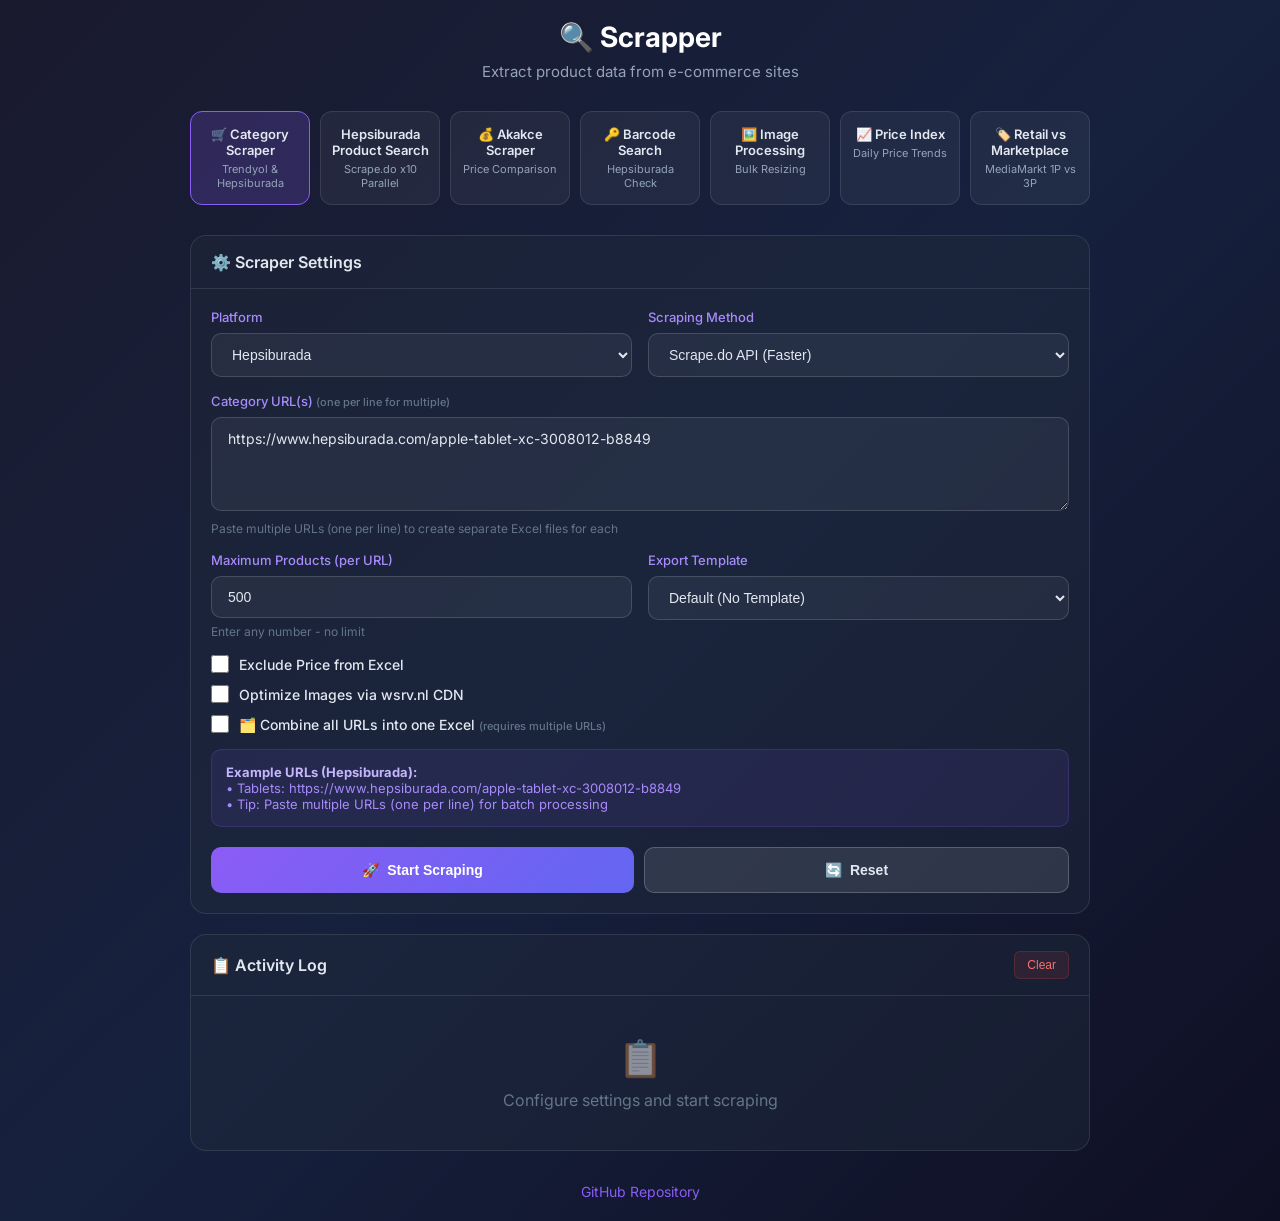
<file: Scrapper/wwwroot/pages/index.html>
<!DOCTYPE html>
<html lang="en">
<head>
    <meta charset="UTF-8">
    <meta name="viewport" content="width=device-width, initial-scale=1.0">
    <title>Scrapper - Category Scraper</title>
    <link href="https://fonts.googleapis.com/css2?family=Inter:wght@400;500;600;700&display=swap" rel="stylesheet">
    <style>
        * { margin: 0; padding: 0; box-sizing: border-box; }
        
        body {
            font-family: 'Inter', -apple-system, BlinkMacSystemFont, sans-serif;
            background: linear-gradient(135deg, #1a1a2e 0%, #16213e 50%, #0f0f23 100%);
            min-height: 100vh;
            color: #e2e8f0;
            padding: 20px;
        }

        .app-container { max-width: 900px; margin: 0 auto; }

        .header { text-align: center; margin-bottom: 30px; }
        .header h1 { font-size: 28px; font-weight: 700; color: #fff; margin-bottom: 8px; }
        .header p { color: #94a3b8; font-size: 15px; }

        .nav-grid {
            display: grid;
            grid-template-columns: repeat(5, 1fr);
            gap: 10px;
            margin-bottom: 30px;
        }

        .nav-item {
            background: rgba(255, 255, 255, 0.05);
            border: 1px solid rgba(255, 255, 255, 0.1);
            border-radius: 12px;
            padding: 14px 10px;
            text-align: center;
            cursor: pointer;
            transition: all 0.2s ease;
        }

        .nav-item:hover {
            background: rgba(139, 92, 246, 0.15);
            border-color: rgba(139, 92, 246, 0.3);
            transform: translateY(-2px);
        }

        .nav-item.active {
            background: rgba(139, 92, 246, 0.2);
            border-color: #8b5cf6;
        }

        .nav-item h3 { font-size: 13px; font-weight: 600; margin-bottom: 4px; }
        .nav-item p { font-size: 11px; color: #94a3b8; }

        .card {
            background: rgba(30, 41, 59, 0.5);
            border: 1px solid rgba(255, 255, 255, 0.1);
            border-radius: 16px;
            overflow: hidden;
            margin-bottom: 20px;
        }

        .card-header {
            padding: 16px 20px;
            border-bottom: 1px solid rgba(255, 255, 255, 0.1);
            display: flex;
            justify-content: space-between;
            align-items: center;
        }

        .card-header h2 {
            font-size: 16px;
            font-weight: 600;
            display: flex;
            align-items: center;
            gap: 8px;
        }

        .card-body { padding: 20px; }

        .form-grid {
            display: grid;
            grid-template-columns: 1fr 1fr;
            gap: 16px;
        }

        .form-group { margin-bottom: 0; }
        .form-group.full-width { grid-column: 1 / -1; }

        .form-group label {
            display: block;
            font-size: 13px;
            font-weight: 500;
            margin-bottom: 8px;
            color: #a78bfa;
        }

        .form-group input, .form-group select {
            width: 100%;
            padding: 12px 16px;
            background: rgba(255, 255, 255, 0.05);
            border: 1px solid rgba(255, 255, 255, 0.15);
            border-radius: 10px;
            color: #e2e8f0;
            font-size: 14px;
            transition: all 0.2s ease;
        }

        .form-group input:focus, .form-group select:focus {
            outline: none;
            border-color: #8b5cf6;
            background: rgba(139, 92, 246, 0.1);
        }

        .form-group select option { background: #1e293b; color: #e2e8f0; }

        .input-hint { font-size: 12px; color: #64748b; margin-top: 6px; }

        .checkbox-group { display: flex; flex-direction: column; gap: 12px; }

        .checkbox-item { display: flex; align-items: center; gap: 10px; }

        .checkbox-item input[type="checkbox"] { width: 18px; height: 18px; accent-color: #8b5cf6; }

        .checkbox-item label { font-size: 14px; color: #e2e8f0; cursor: pointer; margin: 0; }

        .example-box {
            background: rgba(139, 92, 246, 0.1);
            border: 1px solid rgba(139, 92, 246, 0.2);
            border-radius: 10px;
            padding: 14px;
            font-size: 13px;
            color: #a78bfa;
        }

        .example-box strong { color: #c4b5fd; }

        .action-buttons { display: flex; gap: 10px; margin-top: 20px; }

        .btn {
            flex: 1;
            padding: 14px 20px;
            border: none;
            border-radius: 10px;
            font-size: 14px;
            font-weight: 600;
            cursor: pointer;
            display: flex;
            align-items: center;
            justify-content: center;
            gap: 8px;
            transition: all 0.2s ease;
        }

        .btn:disabled { opacity: 0.5; cursor: not-allowed; }

        .btn-primary { background: linear-gradient(135deg, #8b5cf6, #6366f1); color: white; }
        .btn-primary:not(:disabled):hover { transform: translateY(-2px); box-shadow: 0 4px 12px rgba(139, 92, 246, 0.4); }

        .btn-danger { background: linear-gradient(135deg, #ef4444, #dc2626); color: white; display: none; }
        .btn-danger.show { display: flex; }
        .btn-danger:not(:disabled):hover { transform: translateY(-2px); box-shadow: 0 4px 12px rgba(239, 68, 68, 0.4); }

        .btn-secondary { background: rgba(255, 255, 255, 0.1); color: #e2e8f0; border: 1px solid rgba(255, 255, 255, 0.2); }
        .btn-secondary:hover { background: rgba(255, 255, 255, 0.15); }

        .progress-card { display: none; }
        .progress-card.show { display: block; }

        .progress-header { display: flex; justify-content: space-between; align-items: center; margin-bottom: 12px; }
        .progress-header span { font-size: 14px; color: #94a3b8; }
        .progress-header .percent { font-size: 20px; font-weight: 700; color: #8b5cf6; }

        .progress-track { height: 10px; background: rgba(139, 92, 246, 0.2); border-radius: 10px; overflow: hidden; }
        .progress-bar { height: 100%; background: linear-gradient(90deg, #8b5cf6, #6366f1); border-radius: 10px; width: 0%; transition: width 0.3s ease; }

        .log-body { max-height: 300px; overflow-y: auto; padding: 0; }
        .log-body::-webkit-scrollbar { width: 6px; }
        .log-body::-webkit-scrollbar-track { background: rgba(255, 255, 255, 0.05); }
        .log-body::-webkit-scrollbar-thumb { background: rgba(139, 92, 246, 0.3); border-radius: 3px; }

        .log-empty { display: flex; flex-direction: column; align-items: center; justify-content: center; padding: 40px; color: #64748b; }
        .log-empty span { font-size: 36px; margin-bottom: 10px; opacity: 0.5; }

        .log-item { display: flex; align-items: flex-start; gap: 12px; padding: 12px 20px; border-bottom: 1px solid rgba(255, 255, 255, 0.05); animation: fadeIn 0.2s ease; }
        @keyframes fadeIn { from { opacity: 0; transform: translateY(-5px); } to { opacity: 1; transform: translateY(0); } }

        .log-icon { width: 20px; height: 20px; border-radius: 50%; display: flex; align-items: center; justify-content: center; font-size: 10px; font-weight: 700; flex-shrink: 0; margin-top: 2px; }
        .log-item.success .log-icon { background: rgba(16, 185, 129, 0.2); color: #10b981; }
        .log-item.error .log-icon { background: rgba(239, 68, 68, 0.2); color: #ef4444; }
        .log-item.warning .log-icon { background: rgba(245, 158, 11, 0.2); color: #f59e0b; }
        .log-item.info .log-icon { background: rgba(59, 130, 246, 0.2); color: #3b82f6; }

        .log-content { flex: 1; min-width: 0; }
        .log-message { font-size: 13px; line-height: 1.5; word-break: break-word; }

        .log-item.success .log-message { color: #10b981; }
        .log-item.error .log-message { color: #f87171; }
        .log-item.warning .log-message { color: #fbbf24; }
        .log-item.info .log-message { color: #e2e8f0; }

        .log-time { font-size: 11px; color: #64748b; flex-shrink: 0; }

        .btn-clear { background: rgba(239, 68, 68, 0.1); border: 1px solid rgba(239, 68, 68, 0.2); color: #f87171; padding: 6px 12px; border-radius: 6px; font-size: 12px; cursor: pointer; transition: all 0.2s ease; }
        .btn-clear:hover { background: rgba(239, 68, 68, 0.2); }

        .download-link { display: inline-flex; align-items: center; gap: 8px; background: linear-gradient(135deg, #10b981, #059669); color: white; padding: 12px 24px; border-radius: 10px; text-decoration: none; font-weight: 600; margin: 16px 20px; transition: all 0.2s ease; }
        .download-link:hover { transform: translateY(-2px); box-shadow: 0 4px 12px rgba(16, 185, 129, 0.4); }

        .footer { text-align: center; margin-top: 30px; }
        .footer a { color: #8b5cf6; text-decoration: none; font-size: 14px; }
        .footer a:hover { color: #a78bfa; }

        @media (max-width: 768px) {
            .nav-grid { grid-template-columns: repeat(2, 1fr); }
            .form-grid { grid-template-columns: 1fr; }
        }
    </style>
</head>
<body>
    <div class="app-container">
        <div class="header">
            <h1>🔍 Scrapper</h1>
            <p>Extract product data from e-commerce sites</p>
        </div>

        <div class="nav-grid" style="grid-template-columns: repeat(7, 1fr);">
            <div class="nav-item active">
                <h3>🛒 Category Scraper</h3>
                <p>Trendyol & Hepsiburada</p>
            </div>
            <div class="nav-item" onclick="location.href='/hepsiburada-product-search'">
                <h3>Hepsiburada Product Search</h3>
                <p>Scrape.do x10 Parallel</p>
            </div>
            <div class="nav-item" onclick="location.href='/akakce'">
                <h3>💰 Akakce Scraper</h3>
                <p>Price Comparison</p>
            </div>
            <div class="nav-item" onclick="location.href='/hepsiburada-barcode'">
                <h3>🔑 Barcode Search</h3>
                <p>Hepsiburada Check</p>
            </div>
            <div class="nav-item" onclick="location.href='/bulk-image'">
                <h3>🖼️ Image Processing</h3>
                <p>Bulk Resizing</p>
            </div>
            <div class="nav-item" onclick="location.href='/price-index'">
                <h3>📈 Price Index</h3>
                <p>Daily Price Trends</p>
            </div>
            <div class="nav-item" onclick="location.href='/retail-vs-marketplace'">
                <h3>🏷️ Retail vs Marketplace</h3>
                <p>MediaMarkt 1P vs 3P</p>
            </div>
        </div>

        <div class="card">
            <div class="card-header">
                <h2>⚙️ Scraper Settings</h2>
            </div>
            <div class="card-body">
                <form id="scraperForm">
                    <div class="form-grid">
                        <div class="form-group">
                            <label>Platform</label>
                            <select id="platform" onchange="updateExample()">
                                <option value="hepsiburada">Hepsiburada</option>
                                <option value="trendyol">Trendyol</option>
                            </select>
                        </div>

                        <div class="form-group">
                            <label>Scraping Method</label>
                            <select id="scrapeMethod">
                                <option value="ScrapeDo">Scrape.do API (Faster)</option>
                                <option value="Selenium">Selenium (Free)</option>
                            </select>
                        </div>

                        <div class="form-group full-width">
                            <label>Category URL(s) <span style="font-size:11px;color:#64748b;">(one per line for multiple)</span></label>
                            <textarea id="categoryUrl" rows="4"
                                placeholder="https://www.hepsiburada.com/apple-tablet-xc-3008012-b8849"
                                style="width:100%;padding:12px 16px;background:rgba(255,255,255,0.05);border:1px solid rgba(255,255,255,0.15);border-radius:10px;color:#e2e8f0;font-size:14px;resize:vertical;font-family:inherit;"
                                required>https://www.hepsiburada.com/apple-tablet-xc-3008012-b8849</textarea>
                            <div class="input-hint">Paste multiple URLs (one per line) to create separate Excel files for each</div>
                        </div>

                        <div class="form-group">
                            <label>Maximum Products (per URL)</label>
                            <input type="number" id="maxProducts" min="1" value="500" required>
                            <div class="input-hint">Enter any number - no limit</div>
                        </div>

                        <div class="form-group">
                            <label>Export Template</label>
                            <select id="template">
                                <option value="">Default (No Template)</option>
                                <option value="trendyol_kettle">Trendyol Kettle (MediaMarkt)</option>
                                <option value="trendyol_laptop">Trendyol Laptop (MediaMarkt)</option>
                                <option value="trendyol_robot_vacuum">Trendyol Robot Vacuum</option>
                                <option value="trendyol_dryer">Trendyol Dryer</option>
                                <option value="trendyol_klima">Trendyol Klima</option>
                                <option value="trendyol_water_heater">Trendyol Sofben</option>
                                <option value="trendyol_cordless_vacuum_cleaner">Cordless Vacuum</option>
                            </select>
                        </div>

                        <div class="form-group full-width">
                            <div class="checkbox-group">
                                <div class="checkbox-item">
                                    <input type="checkbox" id="excludePrice">
                                    <label for="excludePrice">Exclude Price from Excel</label>
                                </div>
                                <div class="checkbox-item">
                                    <input type="checkbox" id="processImages">
                                    <label for="processImages">Optimize Images via wsrv.nl CDN</label>
                                </div>
                                <div class="checkbox-item">
                                    <input type="checkbox" id="combineExcel">
                                    <label for="combineExcel">🗂️ Combine all URLs into one Excel <span style="font-size:11px;color:#64748b;">(requires multiple URLs)</span></label>
                                </div>
                            </div>
                        </div>

                        <div class="form-group full-width">
                            <div class="example-box" id="exampleUrls">
                                <strong>Example URLs (Hepsiburada):</strong><br>
                                • Tablets: https://www.hepsiburada.com/apple-tablet-xc-3008012-b8849<br>
                                • Tip: Paste multiple URLs (one per line) for batch processing
                            </div>
                        </div>
                    </div>

                    <div class="action-buttons">
                        <button type="submit" class="btn btn-primary" id="startBtn">
                            <span>🚀</span> Start Scraping
                        </button>
                        <button type="button" class="btn btn-danger" id="stopBtn" onclick="handleStop()">
                            <span>⛔</span> Stop
                        </button>
                        <button type="button" class="btn btn-secondary" onclick="handleReset()">
                            <span>🔄</span> Reset
                        </button>
                    </div>
                </form>
            </div>
        </div>

        <div class="card progress-card" id="progressCard">
            <div class="card-body">
                <div class="progress-header">
                    <span>Progress</span>
                    <span class="percent" id="progressPercent">0%</span>
                </div>
                <div class="progress-track">
                    <div class="progress-bar" id="progressBar"></div>
                </div>
            </div>
        </div>

        <div class="card">
            <div class="card-header">
                <h2>📋 Activity Log</h2>
                <button class="btn-clear" onclick="clearLog()">Clear</button>
            </div>
            <div class="log-body" id="logBody">
                <div class="log-empty" id="logEmpty">
                    <span>📋</span>
                    <p>Configure settings and start scraping</p>
                </div>
            </div>
        </div>

        <div class="footer">
            <a href="https://github.com/UgurcanTopcu/NexusCrawler" target="_blank">GitHub Repository</a>
        </div>
    </div>

    <script>
        let isRunning = false;
        let sessionId = null;

        function updateExample() {
            const platform = document.getElementById('platform').value;
            const exampleUrls = document.getElementById('exampleUrls');
            const categoryUrl = document.getElementById('categoryUrl');
            
            if (platform === 'hepsiburada') {
                exampleUrls.innerHTML = '<strong>Example URLs (Hepsiburada):</strong><br>• Tablets: https://www.hepsiburada.com/apple-tablet-xc-3008012-b8849<br>• Tip: Paste multiple URLs (one per line) for batch processing';
                categoryUrl.value = 'https://www.hepsiburada.com/apple-tablet-xc-3008012-b8849';
            } else {
                exampleUrls.innerHTML = '<strong>Example URLs (Trendyol):</strong><br>• Face Cream: https://www.trendyol.com/yuz-kremi-x-c1122<br>• Tip: Paste multiple URLs (one per line) for batch processing';
                categoryUrl.value = 'https://www.trendyol.com/yuz-kremi-x-c1122';
            }
        }

        function addLog(message, type = 'info') {
            const logBody = document.getElementById('logBody');
            const logEmpty = document.getElementById('logEmpty');
            if (logEmpty) logEmpty.style.display = 'none';

            const iconMap = { success: '✓', error: '✗', warning: '!', info: 'ℹ' };
            
            const item = document.createElement('div');
            item.className = `log-item ${type}`;
            item.innerHTML = `
                <div class="log-icon">${iconMap[type] || 'ℹ'}</div>
                <div class="log-content"><div class="log-message">${message}</div></div>
                <div class="log-time">${new Date().toLocaleTimeString()}</div>
            `;
            
            logBody.appendChild(item);
            logBody.scrollTop = logBody.scrollHeight;
        }

        function clearLog() {
            document.getElementById('logBody').innerHTML = '<div class="log-empty" id="logEmpty"><span>📋</span><p>Log cleared</p></div>';
        }

        function updateProgress(percent) {
            document.getElementById('progressBar').style.width = percent + '%';
            document.getElementById('progressPercent').textContent = percent + '%';
        }

        function handleReset() {
            if (isRunning) handleStop();
            document.getElementById('scraperForm').reset();
            document.getElementById('progressCard').classList.remove('show');
            document.getElementById('startBtn').disabled = false;
            document.getElementById('startBtn').innerHTML = '<span>🚀</span> Start Scraping';
            document.getElementById('stopBtn').classList.remove('show');
            updateProgress(0);
            clearLog();
            updateExample();
        }

        async function handleStop() {
            if (sessionId) {
                await fetch('/api/stop/' + sessionId, { method: 'POST' });
            }
            isRunning = false;
            document.getElementById('startBtn').disabled = false;
            document.getElementById('startBtn').innerHTML = '<span>🚀</span> Start Scraping';
            document.getElementById('stopBtn').classList.remove('show');
            addLog('Scraping stopped by user', 'warning');
        }

        document.getElementById('scraperForm').addEventListener('submit', async (e) => {
            e.preventDefault();
            
            isRunning = true;
            sessionId = 'session_' + Date.now();
            
            document.getElementById('startBtn').disabled = true;
            document.getElementById('startBtn').innerHTML = '<span>⏳</span> Scraping...';
            document.getElementById('stopBtn').classList.add('show');
            document.getElementById('progressCard').classList.add('show');
            clearLog();

            // Parse URLs - support multiple URLs (one per line)
            const rawUrls = document.getElementById('categoryUrl').value
                .split('\n')
                .map(u => u.trim())
                .filter(u => u.length > 0 && (u.startsWith('http://') || u.startsWith('https://')));
            
            if (rawUrls.length === 0) {
                addLog('No valid URLs found. URLs must start with http:// or https://', 'error');
                isRunning = false;
                document.getElementById('startBtn').disabled = false;
                document.getElementById('startBtn').innerHTML = '<span>🚀</span> Start Scraping';
                document.getElementById('stopBtn').classList.remove('show');
                return;
            }

            const totalUrls  = rawUrls.length;
            const combine    = document.getElementById('combineExcel').checked && totalUrls > 1;
            addLog(`Starting scraper for ${totalUrls} URL(s)${combine ? ' — combined Excel mode' : ''}...`, 'info');

            // ── Combined mode: one API call → one Excel ──────────────────────
            if (combine) {
                const batchData = {
                    platform:      document.getElementById('platform').value,
                    categoryUrls:  rawUrls,
                    maxProducts:   parseInt(document.getElementById('maxProducts').value),
                    scrapeMethod:  document.getElementById('scrapeMethod').value,
                    templateName:  document.getElementById('template').value || null,
                    excludePrice:  document.getElementById('excludePrice').checked,
                    processImages: document.getElementById('processImages').checked,
                    sessionId:     sessionId
                };

                try {
                    const response = await fetch('/api/scrape-batch', {
                        method: 'POST',
                        headers: { 'Content-Type': 'application/json' },
                        body: JSON.stringify(batchData)
                    });

                    const reader  = response.body.getReader();
                    const decoder = new TextDecoder();
                    while (true) {
                        const { done, value } = await reader.read();
                        if (done) break;
                        for (const line of decoder.decode(value).split('\n')) {
                            if (!line.startsWith('data: ')) continue;
                            try {
                                const data = JSON.parse(line.slice(6));
                                if (data.progress !== undefined) updateProgress(data.progress);
                                if (data.message) addLog(data.message, data.type || 'info');
                                if (data.downloadUrl) {
                                    const link = document.createElement('a');
                                    link.href = data.downloadUrl;
                                    link.className = 'download-link';
                                    link.innerHTML = `<span>⬇️</span> Download Combined Excel`;
                                    document.getElementById('logBody').appendChild(link);
                                }
                            } catch {}
                        }
                    }
                } catch (err) {
                    addLog(`Batch error: ${err.message}`, 'error');
                }

                isRunning = false;
                document.getElementById('startBtn').disabled = false;
                document.getElementById('startBtn').innerHTML = '<span>🚀</span> Start Scraping';
                document.getElementById('stopBtn').classList.remove('show');
                return;
            }

            // ── Separate files mode: one API call per URL (existing behaviour) ─

            for (let urlIdx = 0; urlIdx < totalUrls; urlIdx++) {
                const currentUrl = rawUrls[urlIdx];
                
                if (!isRunning) {
                    addLog('Stopped by user', 'warning');
                    break;
                }

                if (totalUrls > 1) {
                    addLog(`\n━━━ URL ${urlIdx + 1}/${totalUrls}: ${currentUrl} ━━━`, 'info');
                }

                const formData = {
                    platform: document.getElementById('platform').value,
                    categoryUrl: currentUrl,
                    maxProducts: parseInt(document.getElementById('maxProducts').value),
                    scrapeMethod: document.getElementById('scrapeMethod').value,
                    templateName: document.getElementById('template').value || null,
                    excludePrice: document.getElementById('excludePrice').checked,
                    processImages: document.getElementById('processImages').checked,
                    sessionId: sessionId + '_' + urlIdx
                };

                try {
                    const response = await fetch('/api/scrape', {
                        method: 'POST',
                        headers: { 'Content-Type': 'application/json' },
                        body: JSON.stringify(formData)
                    });
                    
                    const reader = response.body.getReader();
                    const decoder = new TextDecoder();

                    while (true) {
                        const { done, value } = await reader.read();
                        if (done) break;

                        const lines = decoder.decode(value).split('\n');
                        for (const line of lines) {
                            if (line.startsWith('data: ')) {
                                try {
                                    const data = JSON.parse(line.slice(6));
                                    
                                    // Scale progress across all URLs
                                    if (data.progress !== undefined) {
                                        const scaledProgress = Math.round((urlIdx * 100 + data.progress) / totalUrls);
                                        updateProgress(scaledProgress);
                                    }
                                    if (data.message) addLog(data.message, data.type || 'info');
                                    
                                    if (data.downloadUrl) {
                                        const link = document.createElement('a');
                                        link.href = data.downloadUrl;
                                        link.className = 'download-link';
                                        link.innerHTML = `<span>⬇️</span> Download Excel${totalUrls > 1 ? ' (' + (urlIdx + 1) + '/' + totalUrls + ')' : ''}`;
                                        document.getElementById('logBody').appendChild(link);
                                    }
                                } catch (err) {}
                            }
                        }
                    }
                } catch (err) {
                    addLog(`Error on URL ${urlIdx + 1}: ${err.message}`, 'error');
                }
            }

            if (totalUrls > 1) {
                addLog(`\n✓ Completed all ${totalUrls} URLs!`, 'success');
                updateProgress(100);
            }

            isRunning = false;
            document.getElementById('startBtn').disabled = false;
            document.getElementById('startBtn').innerHTML = '<span>🚀</span> Start Scraping';
            document.getElementById('stopBtn').classList.remove('show');
        });
    </script>
</body>
</html>
</file>
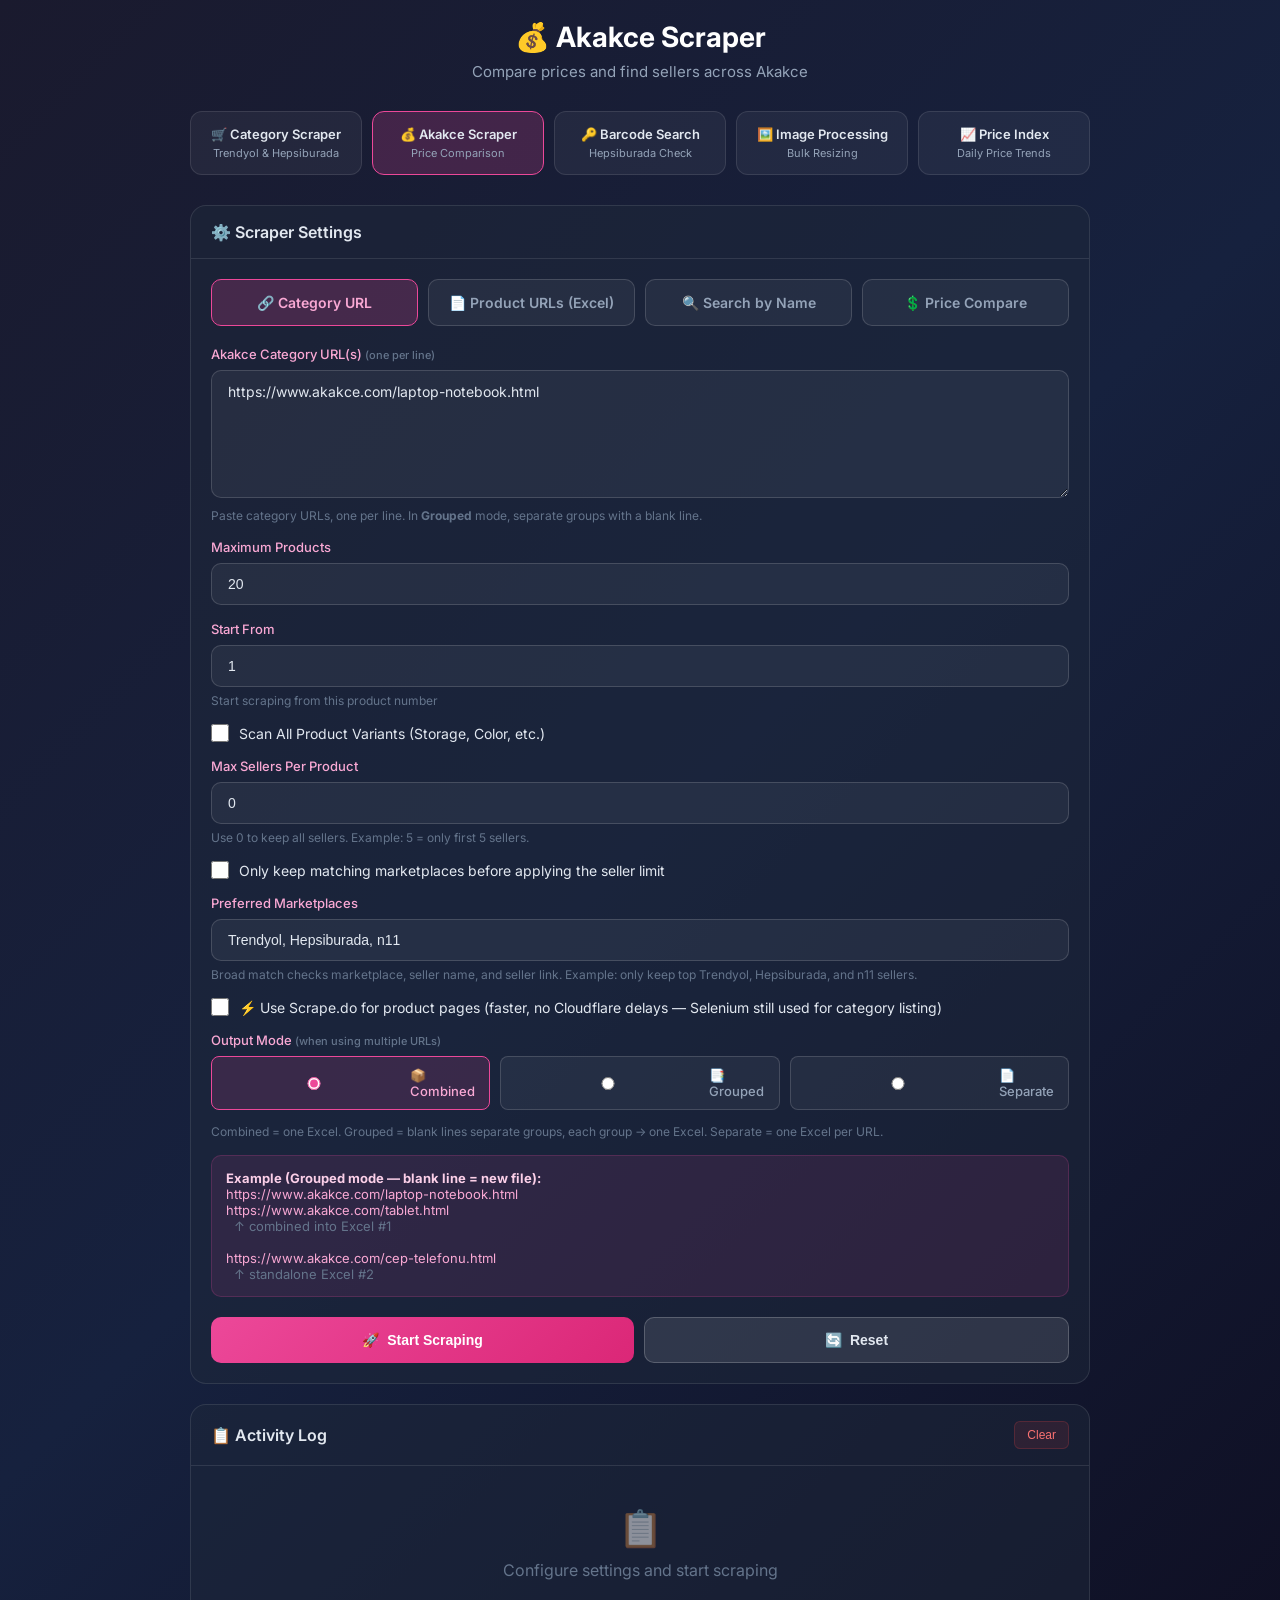
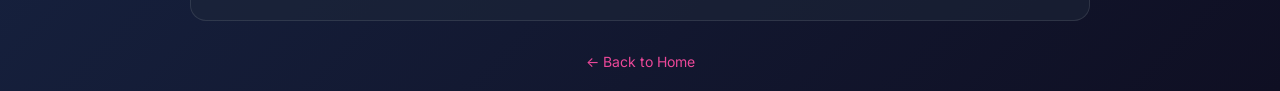
<file: Scrapper/wwwroot/pages/akakce.html>
<!DOCTYPE html>
<html lang="en">
<head>
    <meta charset="UTF-8">
    <meta name="viewport" content="width=device-width, initial-scale=1.0">
    <title>Akakce Lead Generation</title>
    <link href="https://fonts.googleapis.com/css2?family=Inter:wght@400;500;600;700&display=swap" rel="stylesheet">
    <style>
        * { margin: 0; padding: 0; box-sizing: border-box; }
        
        body {
            font-family: 'Inter', -apple-system, BlinkMacSystemFont, sans-serif;
            background: linear-gradient(135deg, #1a1a2e 0%, #16213e 50%, #0f0f23 100%);
            min-height: 100vh;
            color: #e2e8f0;
            padding: 20px;
        }

        .app-container { max-width: 900px; margin: 0 auto; }

        .header { text-align: center; margin-bottom: 30px; }
        .header h1 { font-size: 28px; font-weight: 700; color: #fff; margin-bottom: 8px; }
        .header p { color: #94a3b8; font-size: 15px; }

        .nav-grid { display: grid; grid-template-columns: repeat(4, 1fr); gap: 10px; margin-bottom: 30px; }

        .nav-item {
            background: rgba(255, 255, 255, 0.05);
            border: 1px solid rgba(255, 255, 255, 0.1);
            border-radius: 12px;
            padding: 14px 10px;
            text-align: center;
            cursor: pointer;
            transition: all 0.2s ease;
        }

        .nav-item:hover { background: rgba(236, 72, 153, 0.15); border-color: rgba(236, 72, 153, 0.3); transform: translateY(-2px); }
        .nav-item.active { background: rgba(236, 72, 153, 0.2); border-color: #ec4899; }
        .nav-item h3 { font-size: 13px; font-weight: 600; margin-bottom: 4px; }
        .nav-item p { font-size: 11px; color: #94a3b8; }

        .card {
            background: rgba(30, 41, 59, 0.5);
            border: 1px solid rgba(255, 255, 255, 0.1);
            border-radius: 16px;
            overflow: hidden;
            margin-bottom: 20px;
        }

        .card-header {
            padding: 16px 20px;
            border-bottom: 1px solid rgba(255, 255, 255, 0.1);
            display: flex;
            justify-content: space-between;
            align-items: center;
        }

        .card-header h2 { font-size: 16px; font-weight: 600; display: flex; align-items: center; gap: 8px; }
        .card-body { padding: 20px; }

        /* Mode Toggle - 3 options */
        .mode-toggle { display: flex; gap: 10px; margin-bottom: 20px; }
        
        .mode-btn {
            flex: 1;
            padding: 14px;
            background: rgba(255, 255, 255, 0.05);
            border: 1px solid rgba(255, 255, 255, 0.15);
            border-radius: 10px;
            color: #94a3b8;
            font-size: 14px;
            font-weight: 600;
            cursor: pointer;
            transition: all 0.2s ease;
            text-align: center;
        }

        .mode-btn:hover { background: rgba(236, 72, 153, 0.1); }
        .mode-btn.active { background: rgba(236, 72, 153, 0.2); border-color: #ec4899; color: #f9a8d4; }

        .input-section { display: none; }
        .input-section.active { display: block; }

        .form-group { margin-bottom: 16px; }

        .form-group label {
            display: block;
            font-size: 13px;
            font-weight: 500;
            margin-bottom: 8px;
            color: #f9a8d4;
        }

        .form-group input, .form-group select {
            width: 100%;
            padding: 12px 16px;
            background: rgba(255, 255, 255, 0.05);
            border: 1px solid rgba(255, 255, 255, 0.15);
            border-radius: 10px;
            color: #e2e8f0;
            font-size: 14px;
            transition: all 0.2s ease;
        }

        .form-group input:focus { outline: none; border-color: #ec4899; background: rgba(236, 72, 153, 0.1); }
        .input-hint { font-size: 12px; color: #64748b; margin-top: 6px; }

        /* Upload Area */
        .upload-area {
            border: 2px dashed rgba(236, 72, 153, 0.3);
            border-radius: 12px;
            padding: 40px 20px;
            text-align: center;
            cursor: pointer;
            transition: all 0.2s ease;
            background: rgba(236, 72, 153, 0.05);
        }

        .upload-area:hover { border-color: rgba(236, 72, 153, 0.6); background: rgba(236, 72, 153, 0.1); }
        .upload-area.has-file { border-color: #10b981; border-style: solid; background: rgba(16, 185, 129, 0.1); }
        .upload-area.drag-over { border-color: #ec4899; background: rgba(236, 72, 153, 0.15); transform: scale(1.02); }

        .upload-icon { font-size: 48px; margin-bottom: 16px; }
        .upload-area h3 { font-size: 16px; font-weight: 600; margin-bottom: 8px; color: #e2e8f0; }
        .upload-area p { font-size: 13px; color: #94a3b8; }

        .file-selected { display: none; align-items: center; justify-content: center; gap: 12px; margin-top: 16px; padding: 12px 16px; background: rgba(16, 185, 129, 0.15); border-radius: 8px; border: 1px solid rgba(16, 185, 129, 0.3); }
        .file-selected.show { display: flex; }
        .file-selected .file-name { font-size: 14px; font-weight: 500; color: #10b981; }

        .btn-remove { background: rgba(239, 68, 68, 0.2); border: none; color: #ef4444; width: 24px; height: 24px; border-radius: 50%; cursor: pointer; font-size: 14px; display: flex; align-items: center; justify-content: center; }
        .btn-remove:hover { background: rgba(239, 68, 68, 0.4); }

        .checkbox-item { display: flex; align-items: center; gap: 10px; margin-bottom: 16px; }
        .checkbox-item input[type="checkbox"] { width: 18px; height: 18px; accent-color: #ec4899; }
        .checkbox-item label { font-size: 14px; color: #e2e8f0; cursor: pointer; }

        .example-box {
            background: rgba(236, 72, 153, 0.1);
            border: 1px solid rgba(236, 72, 153, 0.2);
            border-radius: 10px;
            padding: 14px;
            font-size: 13px;
            color: #f9a8d4;
        }

        .example-box strong { color: #fbcfe8; }

        .action-buttons { display: flex; gap: 10px; margin-top: 20px; }

        .btn {
            flex: 1;
            padding: 14px 20px;
            border: none;
            border-radius: 10px;
            font-size: 14px;
            font-weight: 600;
            cursor: pointer;
            display: flex;
            align-items: center;
            justify-content: center;
            gap: 8px;
            transition: all 0.2s ease;
        }

        .btn:disabled { opacity: 0.5; cursor: not-allowed; }
        .btn-primary { background: linear-gradient(135deg, #ec4899, #db2777); color: white; }
        .btn-primary:not(:disabled):hover { transform: translateY(-2px); box-shadow: 0 4px 12px rgba(236, 72, 153, 0.4); }
        .btn-danger { background: linear-gradient(135deg, #ef4444, #dc2626); color: white; display: none; }
        .btn-danger.show { display: flex; }
        .btn-secondary { background: rgba(255, 255, 255, 0.1); color: #e2e8f0; border: 1px solid rgba(255, 255, 255, 0.2); }
        .btn-secondary:hover { background: rgba(255, 255, 255, 0.15); }

        .progress-card { display: none; }
        .progress-card.show { display: block; }

        .progress-header { display: flex; justify-content: space-between; align-items: center; margin-bottom: 12px; }
        .progress-header span { font-size: 14px; color: #94a3b8; }
        .progress-header .percent { font-size: 20px; font-weight: 700; color: #ec4899; }

        .progress-track { height: 10px; background: rgba(236, 72, 153, 0.2); border-radius: 10px; overflow: hidden; }
        .progress-bar { height: 100%; background: linear-gradient(90deg, #ec4899, #db2777); border-radius: 10px; width: 0%; transition: width 0.3s ease; }

        .log-body { max-height: 300px; overflow-y: auto; padding: 0; }
        .log-body::-webkit-scrollbar { width: 6px; }
        .log-body::-webkit-scrollbar-track { background: rgba(255, 255, 255, 0.05); }
        .log-body::-webkit-scrollbar-thumb { background: rgba(236, 72, 153, 0.3); border-radius: 3px; }

        .log-empty { display: flex; flex-direction: column; align-items: center; justify-content: center; padding: 40px; color: #64748b; }
        .log-empty span { font-size: 36px; margin-bottom: 10px; opacity: 0.5; }

        .log-item { display: flex; align-items: flex-start; gap: 12px; padding: 12px 20px; border-bottom: 1px solid rgba(255, 255, 255, 0.05); animation: fadeIn 0.2s ease; }
        @keyframes fadeIn { from { opacity: 0; transform: translateY(-5px); } to { opacity: 1; transform: translateY(0); } }

        .log-icon { width: 20px; height: 20px; border-radius: 50%; display: flex; align-items: center; justify-content: center; font-size: 10px; font-weight: 700; flex-shrink: 0; margin-top: 2px; }
        .log-item.success .log-icon { background: rgba(16, 185, 129, 0.2); color: #10b981; }
        .log-item.error .log-icon { background: rgba(239, 68, 68, 0.2); color: #ef4444; }
        .log-item.warning .log-icon { background: rgba(245, 158, 11, 0.2); color: #f59e0b; }
        .log-item.info .log-icon { background: rgba(59, 130, 246, 0.2); color: #3b82f6; }

        .log-content { flex: 1; min-width: 0; }
        .log-message { font-size: 13px; line-height: 1.5; word-break: break-word; }

        .log-item.success .log-message { color: #10b981; }
        .log-item.error .log-message { color: #f87171; }
        .log-item.warning .log-message { color: #fbbf24; }
        .log-item.info .log-message { color: #e2e8f0; }

        .log-time { font-size: 11px; color: #64748b; flex-shrink: 0; }

        .btn-clear { background: rgba(239, 68, 68, 0.1); border: 1px solid rgba(239, 68, 68, 0.2); color: #f87171; padding: 6px 12px; border-radius: 6px; font-size: 12px; cursor: pointer; }
        .btn-clear:hover { background: rgba(239, 68, 68, 0.2); }

        .download-link { display: inline-flex; align-items: center; gap: 8px; background: linear-gradient(135deg, #10b981, #059669); color: white; padding: 12px 24px; border-radius: 10px; text-decoration: none; font-weight: 600; margin: 16px 20px; }
        .download-link:hover { transform: translateY(-2px); box-shadow: 0 4px 12px rgba(16, 185, 129, 0.4); }

        .footer { text-align: center; margin-top: 30px; }
        .footer a { color: #ec4899; text-decoration: none; font-size: 14px; }
        .footer a:hover { color: #f9a8d4; }

        @media (max-width: 768px) {
            .nav-grid { grid-template-columns: repeat(2, 1fr); }
            .mode-toggle { flex-direction: column; }
        }
    </style>
</head>
<body>
    <div class="app-container">
        <div class="header">
            <h1>💰 Akakce Scraper</h1>
            <p>Compare prices and find sellers across Akakce</p>
        </div>

        <div class="nav-grid" style="grid-template-columns: repeat(5, 1fr);">
            <div class="nav-item" onclick="location.href='/'">
                <h3>🛒 Category Scraper</h3>
                <p>Trendyol & Hepsiburada</p>
            </div>
            <div class="nav-item active">
                <h3>💰 Akakce Scraper</h3>
                <p>Price Comparison</p>
            </div>
            <div class="nav-item" onclick="location.href='/hepsiburada-barcode'">
                <h3>🔑 Barcode Search</h3>
                <p>Hepsiburada Check</p>
            </div>
            <div class="nav-item" onclick="location.href='/bulk-image'">
                <h3>🖼️ Image Processing</h3>
                <p>Bulk Resizing</p>
            </div>
            <div class="nav-item" onclick="location.href='/price-index'">
                <h3>📈 Price Index</h3>
                <p>Daily Price Trends</p>
            </div>
        </div>

        <div class="card">
            <div class="card-header">
                <h2>⚙️ Scraper Settings</h2>
            </div>
            <div class="card-body">
                <div class="mode-toggle">
                    <div class="mode-btn active" id="modeUrl" onclick="setMode('url')">🔗 Category URL</div>
                    <div class="mode-btn" id="modeFile" onclick="setMode('file')">📄 Product URLs (Excel)</div>
                    <div class="mode-btn" id="modeSearch" onclick="setMode('search')">🔍 Search by Name</div>
                    <div class="mode-btn" id="modePriceCompare" onclick="setMode('priceCompare')">💲 Price Compare</div>
                </div>

                <form id="akakceForm">
                    
                    <div class="input-section active" id="urlSection">
                        <div class="form-group">
                            <label>Akakce Category URL(s) <span style="font-size:11px;color:#64748b;">(one per line)</span></label>
                            <textarea id="categoryUrl" rows="6"
                                placeholder="https://www.akakce.com/laptop-notebook.html
https://www.akakce.com/tablet.html

https://www.akakce.com/cep-telefonu.html"
                                style="width:100%;padding:12px 16px;background:rgba(255,255,255,0.05);border:1px solid rgba(255,255,255,0.15);border-radius:10px;color:#e2e8f0;font-size:14px;resize:vertical;font-family:inherit;">https://www.akakce.com/laptop-notebook.html</textarea>
                            <div class="input-hint">Paste category URLs, one per line. In <b>Grouped</b> mode, separate groups with a blank line.</div>
                        </div>

                        <div class="form-group">
                            <label>Maximum Products</label>
                            <input type="number" id="maxProducts" min="1" value="20">
                        </div>

                        <div class="form-group">
                            <label>Start From</label>
                            <input type="number" id="startFrom" min="1" value="1">
                            <div class="input-hint">Start scraping from this product number</div>
                        </div>

                        <div class="checkbox-item">
                            <input type="checkbox" id="scanVariantsUrl">
                            <label for="scanVariantsUrl">Scan All Product Variants (Storage, Color, etc.)</label>
                        </div>

                        <div class="form-group">
                            <label>Max Sellers Per Product</label>
                            <input type="number" id="maxSellersPerProduct" min="0" value="0">
                            <div class="input-hint">Use 0 to keep all sellers. Example: 5 = only first 5 sellers.</div>
                        </div>

                        <div class="checkbox-item">
                            <input type="checkbox" id="includePreferredMarketplaceMatches">
                            <label for="includePreferredMarketplaceMatches">Only keep matching marketplaces before applying the seller limit</label>
                        </div>

                        <div class="form-group">
                            <label>Preferred Marketplaces</label>
                            <input type="text" id="preferredMarketplaces" value="Trendyol, Hepsiburada, n11">
                            <div class="input-hint">Broad match checks marketplace, seller name, and seller link. Example: only keep top Trendyol, Hepsiburada, and n11 sellers.</div>
                        </div>

                        <div class="checkbox-item">
                            <input type="checkbox" id="useScrapeDoUrl">
                            <label for="useScrapeDoUrl">⚡ Use Scrape.do for product pages (faster, no Cloudflare delays — Selenium still used for category listing)</label>
                        </div>

                        <div class="form-group">
                            <label>Output Mode <span style="font-size:11px;color:#64748b;">(when using multiple URLs)</span></label>
                            <div style="display:flex;gap:10px;flex-wrap:wrap;">
                                <label style="flex:1;min-width:140px;display:flex;align-items:center;gap:8px;padding:10px 14px;background:rgba(236,72,153,0.15);border:1px solid #ec4899;border-radius:8px;cursor:pointer;font-size:13px;color:#f9a8d4;">
                                    <input type="radio" name="outputMode" value="combined" checked style="accent-color:#ec4899;"> 📦 Combined
                                </label>
                                <label style="flex:1;min-width:140px;display:flex;align-items:center;gap:8px;padding:10px 14px;background:rgba(255,255,255,0.05);border:1px solid rgba(255,255,255,0.15);border-radius:8px;cursor:pointer;font-size:13px;color:#94a3b8;">
                                    <input type="radio" name="outputMode" value="grouped" style="accent-color:#ec4899;"> 📑 Grouped
                                </label>
                                <label style="flex:1;min-width:140px;display:flex;align-items:center;gap:8px;padding:10px 14px;background:rgba(255,255,255,0.05);border:1px solid rgba(255,255,255,0.15);border-radius:8px;cursor:pointer;font-size:13px;color:#94a3b8;">
                                    <input type="radio" name="outputMode" value="separate" style="accent-color:#ec4899;"> 📄 Separate
                                </label>
                            </div>
                            <div class="input-hint">Combined = one Excel. Grouped = blank lines separate groups, each group → one Excel. Separate = one Excel per URL.</div>
                        </div>

                        <div class="example-box">
                            <strong>Example (Grouped mode — blank line = new file):</strong><br>
                            https://www.akakce.com/laptop-notebook.html<br>
                            https://www.akakce.com/tablet.html<br>
                            <span style="color:#64748b;">&nbsp;&nbsp;↑ combined into Excel #1</span><br><br>
                            https://www.akakce.com/cep-telefonu.html<br>
                            <span style="color:#64748b;">&nbsp;&nbsp;↑ standalone Excel #2</span>
                        </div>
                    </div>

                    
                    <div class="input-section" id="fileSection">
                        <div class="upload-area" id="uploadAreaFile">
                            <div class="upload-icon">📂</div>
                            <h3 id="uploadTextFile">Drop file here or click to browse</h3>
                            <p id="uploadHintFile">Excel with Akakce product URLs in column A</p>
                            <input type="file" id="fileInputFile" accept=".xlsx,.xls" style="display:none">
                        </div>
                        <div class="file-selected" id="fileSelectedFile">
                            <span>📄</span>
                            <span class="file-name" id="fileNameFile"></span>
                            <button type="button" class="btn-remove" onclick="removeFile('file', event)">✕</button>
                        </div>

                        <div class="checkbox-item" style="margin-top: 16px;">
                            <input type="checkbox" id="scanVariantsFile">
                            <label for="scanVariantsFile">Scan All Product Variants</label>
                        </div>

                        <div class="example-box">
                            <strong>Expected Excel Format:</strong><br>
                            Column A should contain product URLs like:<br>
                            • https://www.akakce.com/cep-telefonu/en-ucuz-samsung-galaxy-s25-ultra-fiyati,917781807.html
                        </div>
                    </div>

                    
                    
                    <div class="input-section" id="searchSection">
                        <div class="upload-area" id="uploadAreaSearch">
                            <div class="upload-icon">📂</div>
                            <h3 id="uploadTextSearch">Drop file here or click to browse</h3>
                            <p id="uploadHintSearch">Excel with product names in column A</p>
                            <input type="file" id="fileInputSearch" accept=".xlsx,.xls" style="display:none">
                        </div>
                        <div class="file-selected" id="fileSelectedSearch">
                            <span>📄</span>
                            <span class="file-name" id="fileNameSearch"></span>
                            <button type="button" class="btn-remove" onclick="removeFile('search', event)">?</button>
                        </div>

                        <div class="checkbox-item" style="margin-top: 16px;">
                            <input type="checkbox" id="scanVariantsSearch">
                            <label for="scanVariantsSearch">Scan All Product Variants</label>
                        </div>

                        <div class="example-box">
                            <strong>Expected Excel Format:</strong><br>
                            Column A should contain product names like:<br>
                            • iPhone 15 128GB<br>
                            • Samsung Galaxy S24 Ultra<br>
                            • Sony WH-1000XM5
                        </div>
                    </div>

                    <!-- Price Compare mode -->
                    <div class="input-section" id="priceCompareSection">
                        <div class="upload-area" id="uploadAreaPriceCompare">
                            <div class="upload-icon">💲</div>
                            <h3 id="uploadTextPriceCompare">Drop file here or click to browse</h3>
                            <p id="uploadHintPriceCompare">Excel: row 1 = headers, col A = product name, col B = your price</p>
                            <input type="file" id="fileInputPriceCompare" accept=".xlsx,.xls" style="display:none">
                        </div>
                        <div class="file-selected" id="fileSelectedPriceCompare">
                            <span>📄</span>
                            <span class="file-name" id="fileNamePriceCompare"></span>
                            <button type="button" class="btn-remove" onclick="removeFile('priceCompare', event)">✕</button>
                        </div>

                        <div class="example-box" style="margin-top: 16px;">
                            <strong>Expected Excel Format:</strong><br>
                            Row 1 → headers (e.g. "Ürün Adı", "Fiyat")<br>
                            Column A → product name (used for Akakçe search)<br>
                            Column B → your price (numeric, or "stock out")<br><br>
                            <strong>Output Excel will show:</strong><br>
                            Best price per marketplace + <strong>Delta %</strong> vs market best price<br>
                            🟢 Green = your price is lower &nbsp;|&nbsp; 🔴 Red = your price is higher
                        </div>

                        <div class="checkbox-item" style="margin-top: 16px;">
                            <input type="checkbox" id="useScrapeDoCompare">
                            <label for="useScrapeDoCompare">⚡ Use Scrape.do for seller fetch (faster, no Cloudflare on product pages)</label>
                        </div>
                    </div>

                    <div class="action-buttons">
                        <button type="submit" class="btn btn-primary" id="startBtn">
                            <span>🚀</span> Start Scraping
                        </button>
                        <button type="button" class="btn btn-danger" id="stopBtn" onclick="handleStop()">
                            <span>⛔</span> Stop
                        </button>
                        <button type="button" class="btn btn-secondary" onclick="handleReset()">
                            <span>🔄</span> Reset
                        </button>
                    </div>
                </form>
            </div>
        </div>

        <div class="card progress-card" id="progressCard">
            <div class="card-body">
                <div class="progress-header">
                    <span>Progress</span>
                    <span class="percent" id="progressPercent">0%</span>
                </div>
                <div class="progress-track">
                    <div class="progress-bar" id="progressBar"></div>
                </div>
            </div>
        </div>

        <div class="card">
            <div class="card-header">
                <h2>📋 Activity Log</h2>
                <button class="btn-clear" onclick="clearLog()">Clear</button>
            </div>
            <div class="log-body" id="logBody">
                <div class="log-empty" id="logEmpty">
                    <span>📋</span>
                    <p>Configure settings and start scraping</p>
                </div>
            </div>
        </div>

        <div class="footer">
            <a href="/">← Back to Home</a>
        </div>
    </div>

    <script>
        // Toggle radio button label styling
        document.querySelectorAll('input[name="outputMode"]').forEach(radio => {
            radio.addEventListener('change', () => {
                document.querySelectorAll('input[name="outputMode"]').forEach(r => {
                    const lbl = r.closest('label');
                    if (r.checked) {
                        lbl.style.background = 'rgba(236,72,153,0.15)';
                        lbl.style.borderColor = '#ec4899';
                        lbl.style.color = '#f9a8d4';
                    } else {
                        lbl.style.background = 'rgba(255,255,255,0.05)';
                        lbl.style.borderColor = 'rgba(255,255,255,0.15)';
                        lbl.style.color = '#94a3b8';
                    }
                });
            });
        });

        let isRunning = false;
        let sessionId = null;
        let currentMode = 'url';
        let selectedFileUrl = null;
        let selectedFileSearch = null;
        let selectedFilePriceCompare = null;
        const MAX_LOG_ITEMS = 100;

        // File upload setup
        function setupUpload(areaId, inputId, textId, hintId, selectedId, nameId, type) {
            const area = document.getElementById(areaId);
            const input = document.getElementById(inputId);
            
            area.addEventListener('click', () => input.click());
            area.addEventListener('dragover', (e) => { e.preventDefault(); area.classList.add('drag-over'); });
            area.addEventListener('dragleave', () => area.classList.remove('drag-over'));
            area.addEventListener('drop', (e) => {
                e.preventDefault();
                area.classList.remove('drag-over');
                if (e.dataTransfer.files.length) { input.files = e.dataTransfer.files; handleFileChange(type); }
            });
            input.addEventListener('change', () => handleFileChange(type));
        }

        setupUpload('uploadAreaFile', 'fileInputFile', 'uploadTextFile', 'uploadHintFile', 'fileSelectedFile', 'fileNameFile', 'file');
        setupUpload('uploadAreaSearch', 'fileInputSearch', 'uploadTextSearch', 'uploadHintSearch', 'fileSelectedSearch', 'fileNameSearch', 'search');
        setupUpload('uploadAreaPriceCompare', 'fileInputPriceCompare', 'uploadTextPriceCompare', 'uploadHintPriceCompare', 'fileSelectedPriceCompare', 'fileNamePriceCompare', 'priceCompare');

        function handleFileChange(type) {
            const inputId = type === 'file' ? 'fileInputFile' : type === 'search' ? 'fileInputSearch' : 'fileInputPriceCompare';
            const input = document.getElementById(inputId);
            const file = input.files[0];
            if (file) {
                if (type === 'file') selectedFileUrl = file;
                else if (type === 'search') selectedFileSearch = file;
                else selectedFilePriceCompare = file;

                const nameEl     = document.getElementById(type === 'file' ? 'fileNameFile' : type === 'search' ? 'fileNameSearch' : 'fileNamePriceCompare');
                const selectedEl = document.getElementById(type === 'file' ? 'fileSelectedFile' : type === 'search' ? 'fileSelectedSearch' : 'fileSelectedPriceCompare');
                const textEl     = document.getElementById(type === 'file' ? 'uploadTextFile' : type === 'search' ? 'uploadTextSearch' : 'uploadTextPriceCompare');
                const hintEl     = document.getElementById(type === 'file' ? 'uploadHintFile' : type === 'search' ? 'uploadHintSearch' : 'uploadHintPriceCompare');
                const areaEl     = document.getElementById(type === 'file' ? 'uploadAreaFile' : type === 'search' ? 'uploadAreaSearch' : 'uploadAreaPriceCompare');

                nameEl.textContent = `${file.name} (${(file.size / 1024).toFixed(1)} KB)`;
                selectedEl.classList.add('show');
                textEl.style.display = 'none';
                hintEl.style.display = 'none';
                areaEl.classList.add('has-file');
                updateStartBtn();
            }
        }

        function removeFile(type, e) {
            if (e) e.stopPropagation();
            const inputId    = type === 'file' ? 'fileInputFile' : type === 'search' ? 'fileInputSearch' : 'fileInputPriceCompare';
            const selectedId = type === 'file' ? 'fileSelectedFile' : type === 'search' ? 'fileSelectedSearch' : 'fileSelectedPriceCompare';
            const textId     = type === 'file' ? 'uploadTextFile' : type === 'search' ? 'uploadTextSearch' : 'uploadTextPriceCompare';
            const hintId     = type === 'file' ? 'uploadHintFile' : type === 'search' ? 'uploadHintSearch' : 'uploadHintPriceCompare';
            const areaId     = type === 'file' ? 'uploadAreaFile' : type === 'search' ? 'uploadAreaSearch' : 'uploadAreaPriceCompare';

            document.getElementById(inputId).value = '';
            if (type === 'file') selectedFileUrl = null;
            else if (type === 'search') selectedFileSearch = null;
            else selectedFilePriceCompare = null;

            document.getElementById(selectedId).classList.remove('show');
            document.getElementById(textId).style.display = 'block';
            document.getElementById(hintId).style.display = 'block';
            document.getElementById(areaId).classList.remove('has-file');
            updateStartBtn();
        }

        function setMode(mode) {
            currentMode = mode;
            document.getElementById('modeUrl').classList.toggle('active', mode === 'url');
            document.getElementById('modeFile').classList.toggle('active', mode === 'file');
            document.getElementById('modeSearch').classList.toggle('active', mode === 'search');
            document.getElementById('modePriceCompare').classList.toggle('active', mode === 'priceCompare');
            document.getElementById('urlSection').classList.toggle('active', mode === 'url');
            document.getElementById('fileSection').classList.toggle('active', mode === 'file');
            document.getElementById('searchSection').classList.toggle('active', mode === 'search');
            document.getElementById('priceCompareSection').classList.toggle('active', mode === 'priceCompare');
            updateStartBtn();
        }

        function updateStartBtn() {
            const btn = document.getElementById('startBtn');
            if (currentMode === 'url') btn.disabled = false;
            else if (currentMode === 'file') btn.disabled = !selectedFileUrl;
            else if (currentMode === 'search') btn.disabled = !selectedFileSearch;
            else btn.disabled = !selectedFilePriceCompare;
        }

        function trimLogItems() {
            const logBody = document.getElementById('logBody');
            const logItems = logBody.querySelectorAll('.log-item');

            if (logItems.length <= MAX_LOG_ITEMS) {
                return;
            }

            const itemsToRemove = logItems.length - MAX_LOG_ITEMS;
            for (let index = 0; index < itemsToRemove; index++) {
                logItems[index].remove();
            }
        }

        function addLog(message, type = 'info') {
            const logBody = document.getElementById('logBody');
            const logEmpty = document.getElementById('logEmpty');
            if (logEmpty) logEmpty.style.display = 'none';
            const iconMap = { success: '?', error: '?', warning: '!', info: '?' };
            const item = document.createElement('div');
            item.className = `log-item ${type}`;

            const icon = document.createElement('div');
            icon.className = 'log-icon';
            icon.textContent = iconMap[type] || '?';

            const content = document.createElement('div');
            content.className = 'log-content';

            const messageElement = document.createElement('div');
            messageElement.className = 'log-message';
            messageElement.textContent = message;
            content.appendChild(messageElement);

            const time = document.createElement('div');
            time.className = 'log-time';
            time.textContent = new Date().toLocaleTimeString();

            item.append(icon, content, time);
            logBody.appendChild(item);
            trimLogItems();
            logBody.scrollTop = logBody.scrollHeight;
        }

        function processProgressEvent(eventText) {
            const dataLines = eventText
                .split('\n')
                .filter(line => line.startsWith('data: '))
                .map(line => line.slice(6));

            if (dataLines.length === 0) {
                return;
            }

            try {
                const data = JSON.parse(dataLines.join('\n'));
                if (data.progress !== undefined) updateProgress(data.progress);
                if (data.message) addLog(data.message, data.type || 'info');
                if (data.downloadUrl) {
                    const link = document.createElement('a');
                    link.href = data.downloadUrl;
                    link.className = 'download-link';
                    link.innerHTML = '<span>⬇️</span> Download Excel';
                    document.getElementById('logBody').appendChild(link);
                }
            } catch (error) {
                console.error('Failed to parse progress event', error, eventText);
            }
        }

        function clearLog() {
            document.getElementById('logBody').innerHTML = '<div class="log-empty" id="logEmpty"><span>📋</span><p>Log cleared</p></div>';
        }

        function updateProgress(percent) {
            document.getElementById('progressBar').style.width = percent + '%';
            document.getElementById('progressPercent').textContent = percent + '%';
        }

        function handleReset() {
            if (isRunning) handleStop();
            document.getElementById('akakceForm').reset();
            removeFile('file');
            removeFile('search');
            removeFile('priceCompare');
            setMode('url');
            document.getElementById('progressCard').classList.remove('show');
            document.getElementById('startBtn').innerHTML = '<span>🚀</span> Start Scraping';
            document.getElementById('stopBtn').classList.remove('show');
            updateProgress(0);
            clearLog();
        }

        async function handleStop() {
            // Stop all possible sub-sessions (for grouped/separate files mode)
            if (sessionId) {
                await fetch('/api/akakce/stop/' + sessionId, { method: 'POST' });
                for (let i = 0; i < 20; i++) {
                    fetch('/api/akakce/stop/' + sessionId + '_g' + i, { method: 'POST' }).catch(() => {});
                }
            }
            isRunning = false;
            document.getElementById('startBtn').disabled = false;
            document.getElementById('startBtn').innerHTML = '<span>🚀</span> Start Scraping';
            document.getElementById('stopBtn').classList.remove('show');
            addLog('Scraping stopped by user', 'warning');
        }

        async function consumeProgressResponse(response) {
            const reader = response.body.getReader();
            const decoder = new TextDecoder();
            let buffer = '';

            while (true) {
                const { done, value } = await reader.read();
                if (done) break;

                buffer += decoder.decode(value, { stream: true });
                const events = buffer.split('\n\n');
                buffer = events.pop() || '';

                for (const eventText of events) {
                    processProgressEvent(eventText.trim());
                }
            }

            buffer += decoder.decode();
            if (buffer.trim().length > 0) {
                processProgressEvent(buffer.trim());
            }
        }

        document.getElementById('akakceForm').addEventListener('submit', async (e) => {
            e.preventDefault();
            
            isRunning = true;
            sessionId = 'session_' + Date.now();
            
            document.getElementById('startBtn').disabled = true;
            document.getElementById('startBtn').innerHTML = '<span>?</span> Scraping...';
            document.getElementById('stopBtn').classList.add('show');
            document.getElementById('progressCard').classList.add('show');
            clearLog();
            addLog('Starting Akakce scraper...', 'info');

            try {
                if (currentMode === 'url') {
                    // Parse textarea into groups separated by blank lines
                    const textValue = document.getElementById('categoryUrl').value;
                    const outputMode = document.querySelector('input[name="outputMode"]:checked')?.value || 'combined';

                    // Build URL groups based on output mode
                    let urlGroups; // array of arrays
                    if (outputMode === 'grouped') {
                        // Split on blank lines to form groups
                        urlGroups = textValue.split(/\n\s*\n/)
                            .map(block => block.split('\n').map(u => u.trim()).filter(u => u.startsWith('http://') || u.startsWith('https://')))
                            .filter(group => group.length > 0);
                    } else {
                        // Flat list of all URLs
                        const allUrls = textValue.split('\n').map(u => u.trim()).filter(u => u.startsWith('http://') || u.startsWith('https://'));
                        if (outputMode === 'separate') {
                            urlGroups = allUrls.map(u => [u]); // each URL is its own group
                        } else {
                            urlGroups = allUrls.length > 0 ? [allUrls] : []; // all in one group
                        }
                    }

                    const totalUrls = urlGroups.reduce((sum, g) => sum + g.length, 0);
                    if (totalUrls === 0) {
                        throw new Error('No valid category URLs found. Each URL must start with http:// or https://');
                    }

                    addLog(`Starting Akakce category scraper: ${totalUrls} URL(s) in ${urlGroups.length} group(s) (${outputMode})...`, 'info');

                    const sharedParams = {
                        maxProducts: parseInt(document.getElementById('maxProducts').value),
                        startFrom: parseInt(document.getElementById('startFrom').value),
                        scanVariants: document.getElementById('scanVariantsUrl').checked,
                        maxSellersPerProduct: parseInt(document.getElementById('maxSellersPerProduct').value) || 0,
                        includePreferredMarketplaceMatches: document.getElementById('includePreferredMarketplaceMatches').checked,
                        preferredMarketplaces: document.getElementById('preferredMarketplaces').value,
                        useScrapeDo: document.getElementById('useScrapeDoUrl').checked,
                    };

                    if (urlGroups.length === 1 && urlGroups[0].length === 1) {
                        // Single URL — use the single-category endpoint (unchanged)
                        const body = { ...sharedParams, categoryUrl: urlGroups[0][0], sessionId };
                        const response = await fetch('/api/akakce/scrape-category', {
                            method: 'POST',
                            headers: { 'Content-Type': 'application/json' },
                            body: JSON.stringify(body)
                        });
                        await consumeProgressResponse(response);
                    } else if (outputMode === 'combined') {
                        // All URLs combined into one Excel — use the batch endpoint
                        const allUrls = urlGroups.flat();
                        addLog(`Combining ${allUrls.length} URLs into one Excel...`, 'info');
                        const body = { ...sharedParams, categoryUrls: allUrls, sessionId };
                        const response = await fetch('/api/akakce/scrape-categories', {
                            method: 'POST',
                            headers: { 'Content-Type': 'application/json' },
                            body: JSON.stringify(body)
                        });
                        await consumeProgressResponse(response);
                    } else {
                        // Multiple groups / separate Excels — send ALL groups in ONE request.
                        // The server loops over them so Windows lock-screen can't interrupt.
                        addLog(`🔒 Sending all ${urlGroups.length} groups to server (lock-screen safe)...`, 'info');
                        const body = { ...sharedParams, urlGroups: urlGroups, sessionId };
                        const response = await fetch('/api/akakce/scrape-groups', {
                            method: 'POST',
                            headers: { 'Content-Type': 'application/json' },
                            body: JSON.stringify(body)
                        });
                        await consumeProgressResponse(response);
                    }
                    if (urlGroups.length > 1) {
                        addLog(`🏁 All ${urlGroups.length} groups processed (${totalUrls} URLs)`, 'success');
                    }
                } else if (currentMode === 'file') {
                    const formData = new FormData();
                    formData.append('file', selectedFileUrl);
                    formData.append('sessionId', sessionId);
                    formData.append('scanVariants', document.getElementById('scanVariantsFile').checked);
                    const response = await fetch('/api/akakce/scrape', { method: 'POST', body: formData });
                    await consumeProgressResponse(response);
                } else if (currentMode === 'search') {
                    const formData = new FormData();
                    formData.append('file', selectedFileSearch);
                    formData.append('sessionId', sessionId);
                    formData.append('scanVariants', document.getElementById('scanVariantsSearch').checked);
                    const response = await fetch('/api/akakce/search', { method: 'POST', body: formData });
                    await consumeProgressResponse(response);
                } else if (currentMode === 'priceCompare') {
                    const formData = new FormData();
                    formData.append('file', selectedFilePriceCompare);
                    formData.append('sessionId', sessionId);
                    const useScrapeDo = document.getElementById('useScrapeDoCompare')?.checked;
                    const endpoint = useScrapeDo ? '/api/akakce/price-compare-v2' : '/api/akakce/price-compare';
                    const response = await fetch(endpoint, { method: 'POST', body: formData });
                    await consumeProgressResponse(response);
                }
            } catch (err) {
                addLog('Error: ' + err.message, 'error');
            }

            isRunning = false;
            updateStartBtn();
            document.getElementById('startBtn').innerHTML = '<span>🚀</span> Start Scraping';
            document.getElementById('stopBtn').classList.remove('show');
        });
    </script>
</body>
</html>
</file>
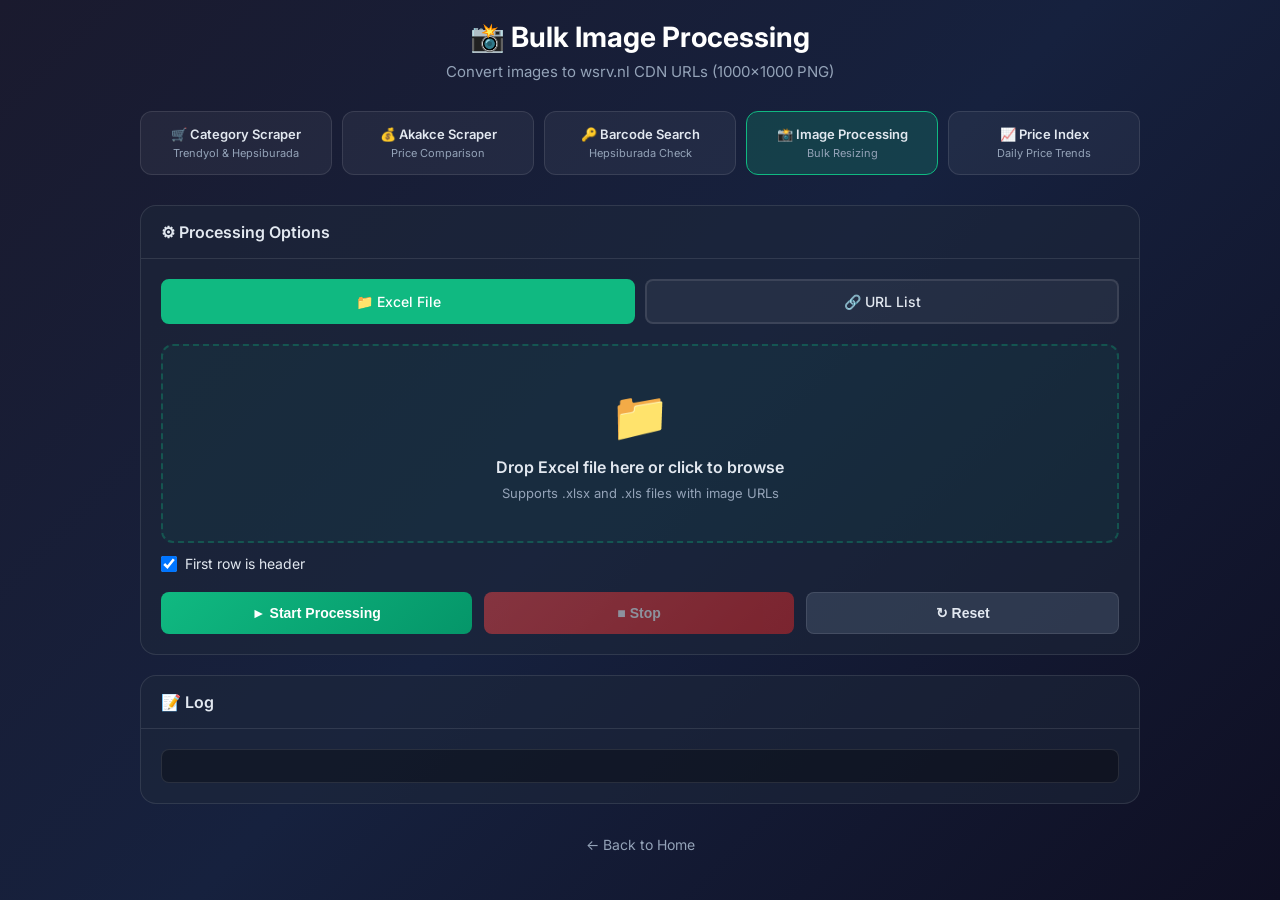
<file: Scrapper/wwwroot/pages/bulk-image.html>
<!DOCTYPE html>
<html lang="en">
<head>
    <meta charset="UTF-8">
    <meta name="viewport" content="width=device-width, initial-scale=1.0">
    <title>Bulk Image Processing</title>
    <link href="https://fonts.googleapis.com/css2?family=Inter:wght@400;500;600;700&display=swap" rel="stylesheet">
    <style>
        * { margin: 0; padding: 0; box-sizing: border-box; }
        
        body {
            font-family: 'Inter', -apple-system, BlinkMacSystemFont, sans-serif;
            background: linear-gradient(135deg, #1a1a2e 0%, #16213e 50%, #0f0f23 100%);
            min-height: 100vh;
            color: #e2e8f0;
            padding: 20px;
        }

        .app-container { max-width: 1000px; margin: 0 auto; }

        .header { text-align: center; margin-bottom: 30px; }
        .header h1 { font-size: 28px; font-weight: 700; color: #fff; margin-bottom: 8px; }
        .header p { color: #94a3b8; font-size: 15px; }

        .nav-grid { display: grid; grid-template-columns: repeat(4, 1fr); gap: 10px; margin-bottom: 30px; }

        .nav-item {
            background: rgba(255, 255, 255, 0.05);
            border: 1px solid rgba(255, 255, 255, 0.1);
            border-radius: 12px;
            padding: 14px 10px;
            text-align: center;
            cursor: pointer;
            transition: all 0.2s ease;
        }

        .nav-item:hover { background: rgba(16, 185, 129, 0.15); border-color: rgba(16, 185, 129, 0.3); transform: translateY(-2px); }
        .nav-item.active { background: rgba(16, 185, 129, 0.2); border-color: #10b981; }
        .nav-item h3 { font-size: 13px; font-weight: 600; margin-bottom: 4px; }
        .nav-item p { font-size: 11px; color: #94a3b8; }

        .card {
            background: rgba(30, 41, 59, 0.5);
            border: 1px solid rgba(255, 255, 255, 0.1);
            border-radius: 16px;
            overflow: hidden;
            margin-bottom: 20px;
        }

        .card-header {
            padding: 16px 20px;
            border-bottom: 1px solid rgba(255, 255, 255, 0.1);
        }

        .card-header h2 { font-size: 16px; font-weight: 600; }
        .card-body { padding: 20px; }

        .mode-tabs {
            display: flex;
            gap: 10px;
            margin-bottom: 20px;
        }

        .mode-tab {
            flex: 1;
            padding: 12px;
            border: 2px solid rgba(255, 255, 255, 0.1);
            background: rgba(255, 255, 255, 0.05);
            border-radius: 8px;
            cursor: pointer;
            text-align: center;
            transition: all 0.2s;
            font-size: 14px;
            font-weight: 500;
        }

        .mode-tab:hover { border-color: #10b981; }
        .mode-tab.active { background: #10b981; border-color: #10b981; color: white; }

        .mode-content { display: none; }
        .mode-content.active { display: block; }

        .upload-area {
            border: 2px dashed rgba(16, 185, 129, 0.3);
            border-radius: 12px;
            padding: 40px 20px;
            text-align: center;
            cursor: pointer;
            transition: all 0.2s ease;
            background: rgba(16, 185, 129, 0.05);
        }

        .upload-area:hover { border-color: rgba(16, 185, 129, 0.6); background: rgba(16, 185, 129, 0.1); }
        .upload-area.has-file { border-color: #10b981; border-style: solid; }
        .upload-area.drag-over { border-color: #10b981; background: rgba(16, 185, 129, 0.15); }

        .upload-icon { font-size: 48px; margin-bottom: 12px; }
        .upload-area h3 { font-size: 16px; font-weight: 600; margin-bottom: 8px; }
        .upload-area p { font-size: 13px; color: #94a3b8; }

        .url-textarea {
            width: 100%;
            min-height: 200px;
            background: rgba(0, 0, 0, 0.3);
            border: 1px solid rgba(255, 255, 255, 0.1);
            border-radius: 8px;
            padding: 12px;
            color: #e2e8f0;
            font-family: 'Courier New', monospace;
            font-size: 13px;
            resize: vertical;
        }

        .url-textarea::placeholder { color: #64748b; }

        .checkbox-row {
            display: flex;
            align-items: center;
            gap: 8px;
            margin-top: 12px;
        }

        .checkbox-row input[type="checkbox"] {
            width: 16px;
            height: 16px;
            cursor: pointer;
        }

        .checkbox-row label {
            font-size: 14px;
            cursor: pointer;
        }

        .button-group { display: flex; gap: 12px; margin-top: 20px; }

        .btn {
            flex: 1;
            padding: 12px 24px;
            border: none;
            border-radius: 8px;
            font-size: 14px;
            font-weight: 600;
            cursor: pointer;
            transition: all 0.2s;
        }

        .btn-primary {
            background: linear-gradient(135deg, #10b981 0%, #059669 100%);
            color: white;
        }

        .btn-primary:hover {
            transform: translateY(-1px);
            box-shadow: 0 4px 12px rgba(16, 185, 129, 0.4);
        }

        .btn-primary:disabled {
            opacity: 0.5;
            cursor: not-allowed;
            transform: none;
        }

        .btn-danger {
            background: linear-gradient(135deg, #ef4444 0%, #dc2626 100%);
            color: white;
        }

        .btn-danger:disabled {
            opacity: 0.5;
            cursor: not-allowed;
        }

        .btn-secondary {
            background: rgba(100, 116, 139, 0.3);
            color: #e2e8f0;
            border: 1px solid rgba(255, 255, 255, 0.1);
        }

        .progress-bar-container {
            background: rgba(0, 0, 0, 0.3);
            border-radius: 10px;
            height: 28px;
            overflow: hidden;
        }

        .progress-bar-fill {
            height: 100%;
            background: linear-gradient(90deg, #10b981 0%, #059669 100%);
            transition: width 0.3s ease;
            display: flex;
            align-items: center;
            justify-content: center;
            font-size: 12px;
            font-weight: 600;
            color: white;
        }

        .log-container {
            background: rgba(0, 0, 0, 0.3);
            border: 1px solid rgba(255, 255, 255, 0.1);
            border-radius: 8px;
            padding: 16px;
            max-height: 300px;
            overflow-y: auto;
            font-size: 13px;
            font-family: 'Courier New', monospace;
        }

        .log-entry { padding: 4px 0; }
        .log-entry.info { color: #60a5fa; }
        .log-entry.success { color: #10b981; }
        .log-entry.warning { color: #fbbf24; }
        .log-entry.error { color: #ef4444; }

        .download-section {
            margin-top: 20px;
            text-align: center;
        }

        .btn-download {
            display: inline-flex;
            align-items: center;
            gap: 8px;
            padding: 14px 28px;
            background: linear-gradient(135deg, #3b82f6 0%, #2563eb 100%);
            color: white;
            text-decoration: none;
            border-radius: 8px;
            font-size: 15px;
            font-weight: 600;
            transition: all 0.2s;
        }

        .btn-download:hover {
            transform: translateY(-2px);
            box-shadow: 0 4px 12px rgba(59, 130, 246, 0.4);
        }

        .back-link { text-align: center; margin-top: 30px; }
        .back-link a { color: #94a3b8; text-decoration: none; font-size: 14px; }
        .back-link a:hover { color: #10b981; }
    </style>
</head>
<body>
    <div class="app-container">
        <div class="header">
            <h1>&#128248; Bulk Image Processing</h1>
            <p>Convert images to wsrv.nl CDN URLs (1000x1000 PNG)</p>
        </div>

        <div class="nav-grid" style="grid-template-columns: repeat(5, 1fr);">
            <div class="nav-item" onclick="navigateTo('/')">
                <h3>&#128722; Category Scraper</h3>
                <p>Trendyol & Hepsiburada</p>
            </div>
            <div class="nav-item" onclick="navigateTo('/akakce')">
                <h3>&#128176; Akakce Scraper</h3>
                <p>Price Comparison</p>
            </div>
            <div class="nav-item" onclick="navigateTo('/hepsiburada-barcode')">
                <h3>&#128273; Barcode Search</h3>
                <p>Hepsiburada Check</p>
            </div>
            <div class="nav-item active">
                <h3>&#128248; Image Processing</h3>
                <p>Bulk Resizing</p>
            </div>
            <div class="nav-item" onclick="navigateTo('/price-index')">
                <h3>&#128200; Price Index</h3>
                <p>Daily Price Trends</p>
            </div>
        </div>

        <div class="card">
            <div class="card-header">
                <h2>&#9881; Processing Options</h2>
            </div>
            <div class="card-body">
                <div class="mode-tabs">
                    <div class="mode-tab active" onclick="switchMode('excel')" id="excelTab">
                        &#128193; Excel File
                    </div>
                    <div class="mode-tab" onclick="switchMode('urls')" id="urlsTab">
                        &#128279; URL List
                    </div>
                </div>

                <div id="excelMode" class="mode-content active">
                    <div class="upload-area" id="uploadArea" onclick="document.getElementById('fileInput').click()">
                        <div class="upload-icon">&#128193;</div>
                        <h3>Drop Excel file here or click to browse</h3>
                        <p>Supports .xlsx and .xls files with image URLs</p>
                        <input type="file" id="fileInput" accept=".xlsx,.xls" style="display: none;" onchange="handleFileSelect(event)">
                    </div>
                    <div class="checkbox-row">
                        <input type="checkbox" id="hasHeader" checked>
                        <label for="hasHeader">First row is header</label>
                    </div>
                </div>

                <div id="urlsMode" class="mode-content">
                    <textarea id="urlsText" class="url-textarea" placeholder="https://example.com/image1.jpg
https://example.com/image2.png
https://example.com/image3.webp

Paste one URL per line..."></textarea>
                </div>

                <div class="button-group">
                    <button class="btn btn-primary" id="startBtn" onclick="startProcessing()">
                        &#9658; Start Processing
                    </button>
                    <button class="btn btn-danger" id="stopBtn" onclick="stopProcessing()" disabled>
                        &#9632; Stop
                    </button>
                    <button class="btn btn-secondary" id="resetBtn" onclick="resetForm()">
                        &#8635; Reset
                    </button>
                </div>
            </div>
        </div>

        <div class="card" id="progressCard" style="display: none;">
            <div class="card-header">
                <h2>&#128202; Progress</h2>
            </div>
            <div class="card-body">
                <div class="progress-bar-container">
                    <div class="progress-bar-fill" id="progressBar" style="width: 0%">0%</div>
                </div>
            </div>
        </div>

        <div class="card">
            <div class="card-header">
                <h2>&#128221; Log</h2>
            </div>
            <div class="card-body">
                <div class="log-container" id="logContainer"></div>
            </div>
        </div>

        <div class="download-section" id="downloadSection" style="display: none;">
            <a class="btn-download" id="downloadLink" href="#">
                &#11015; Download Results
            </a>
        </div>

        <div class="back-link">
            <a href="/">&larr; Back to Home</a>
        </div>
    </div>

    <script>
        let currentMode = 'excel';
        let sessionId = null;
        let selectedFile = null;

        function navigateTo(url) {
            window.location.href = url;
        }

        function switchMode(mode) {
            currentMode = mode;
            document.getElementById('excelTab').classList.toggle('active', mode === 'excel');
            document.getElementById('urlsTab').classList.toggle('active', mode === 'urls');
            document.getElementById('excelMode').classList.toggle('active', mode === 'excel');
            document.getElementById('urlsMode').classList.toggle('active', mode === 'urls');
        }

        function handleFileSelect(event) {
            selectedFile = event.target.files[0];
            if (selectedFile) {
                document.getElementById('uploadArea').classList.add('has-file');
                addLog('File selected: ' + selectedFile.name, 'info');
            }
        }

        function generateSessionId() {
            return 'session_' + Date.now() + '_' + Math.random().toString(36).substr(2, 9);
        }

        async function startProcessing() {
            sessionId = generateSessionId();
            document.getElementById('logContainer').innerHTML = '';
            document.getElementById('progressCard').style.display = 'block';
            document.getElementById('downloadSection').style.display = 'none';
            document.getElementById('startBtn').disabled = true;
            document.getElementById('stopBtn').disabled = false;

            if (currentMode === 'excel') {
                await processExcel();
            } else {
                await processUrls();
            }
        }

        async function processExcel() {
            if (!selectedFile) {
                addLog('Please select an Excel file', 'error');
                resetButtons();
                return;
            }

            const hasHeader = document.getElementById('hasHeader').checked;
            addLog('Uploading...', 'info');

            try {
                const formData = new FormData();
                formData.append('file', selectedFile);
                formData.append('hasHeader', hasHeader);
                formData.append('sessionId', sessionId);

                const response = await fetch('/api/bulk-image/process', {
                    method: 'POST',
                    body: formData
                });

                if (!response.ok) throw new Error('HTTP ' + response.status);
                await readSSE(response);
                resetButtons();
            } catch (error) {
                addLog('Error: ' + error.message, 'error');
                resetButtons();
            }
        }

        async function processUrls() {
            const urlsText = document.getElementById('urlsText').value.trim();
            if (!urlsText) {
                addLog('Please paste URLs', 'error');
                resetButtons();
                return;
            }

            addLog('Processing...', 'info');

            try {
                const formData = new FormData();
                formData.append('urls', urlsText);
                formData.append('sessionId', sessionId);

                const response = await fetch('/api/bulk-image/process-urls', {
                    method: 'POST',
                    body: formData
                });

                if (!response.ok) throw new Error('HTTP ' + response.status);
                await readSSE(response);
                resetButtons();
            } catch (error) {
                addLog('Error: ' + error.message, 'error');
                resetButtons();
            }
        }

        async function readSSE(response) {
            const reader = response.body.getReader();
            const decoder = new TextDecoder();

            while (true) {
                const { done, value } = await reader.read();
                if (done) break;

                const text = decoder.decode(value);
                for (const line of text.split('\n')) {
                    if (line.startsWith('data: ')) {
                        try {
                            const data = JSON.parse(line.substring(6));
                            handleProgress(data);
                        } catch (e) {}
                    }
                }
            }
        }

        function handleProgress(data) {
            const progress = data.progress || 0;
            const progressBar = document.getElementById('progressBar');
            progressBar.style.width = progress + '%';
            progressBar.textContent = progress + '%';

            if (data.message) {
                addLog(data.message, data.type || 'info');
            }

            if (data.type === 'complete') {
                try {
                    const completeData = JSON.parse(data.message);
                    if (completeData.downloadUrl) {
                        document.getElementById('downloadSection').style.display = 'block';
                        document.getElementById('downloadLink').href = completeData.downloadUrl;
                    }
                } catch (e) {}
                resetButtons();
            }
        }

        async function stopProcessing() {
            if (sessionId) {
                try {
                    await fetch('/api/bulk-image/stop/' + sessionId, { method: 'POST' });
                    addLog('Stopped', 'warning');
                } catch (e) {}
            }
            resetButtons();
        }

        function resetForm() {
            selectedFile = null;
            document.getElementById('fileInput').value = '';
            document.getElementById('urlsText').value = '';
            document.getElementById('uploadArea').classList.remove('has-file');
            document.getElementById('logContainer').innerHTML = '';
            document.getElementById('progressBar').style.width = '0%';
            document.getElementById('progressBar').textContent = '0%';
            document.getElementById('progressCard').style.display = 'none';
            document.getElementById('downloadSection').style.display = 'none';
            resetButtons();
        }

        function resetButtons() {
            document.getElementById('startBtn').disabled = false;
            document.getElementById('stopBtn').disabled = true;
        }

        function addLog(message, type) {
            const container = document.getElementById('logContainer');
            const entry = document.createElement('div');
            entry.className = 'log-entry ' + (type || 'info');
            entry.textContent = '[' + new Date().toLocaleTimeString() + '] ' + message;
            container.appendChild(entry);
            container.scrollTop = container.scrollHeight;
        }

        const uploadArea = document.getElementById('uploadArea');
        ['dragenter', 'dragover', 'dragleave', 'drop'].forEach(evt => {
            uploadArea.addEventListener(evt, e => {
                e.preventDefault();
                e.stopPropagation();
            });
        });

        uploadArea.addEventListener('dragenter', () => uploadArea.classList.add('drag-over'));
        uploadArea.addEventListener('dragleave', () => uploadArea.classList.remove('drag-over'));
        uploadArea.addEventListener('drop', e => {
            uploadArea.classList.remove('drag-over');
            if (e.dataTransfer.files.length) {
                document.getElementById('fileInput').files = e.dataTransfer.files;
                handleFileSelect({ target: { files: e.dataTransfer.files } });
            }
        });
    </script>
</body>
</html>
</file>
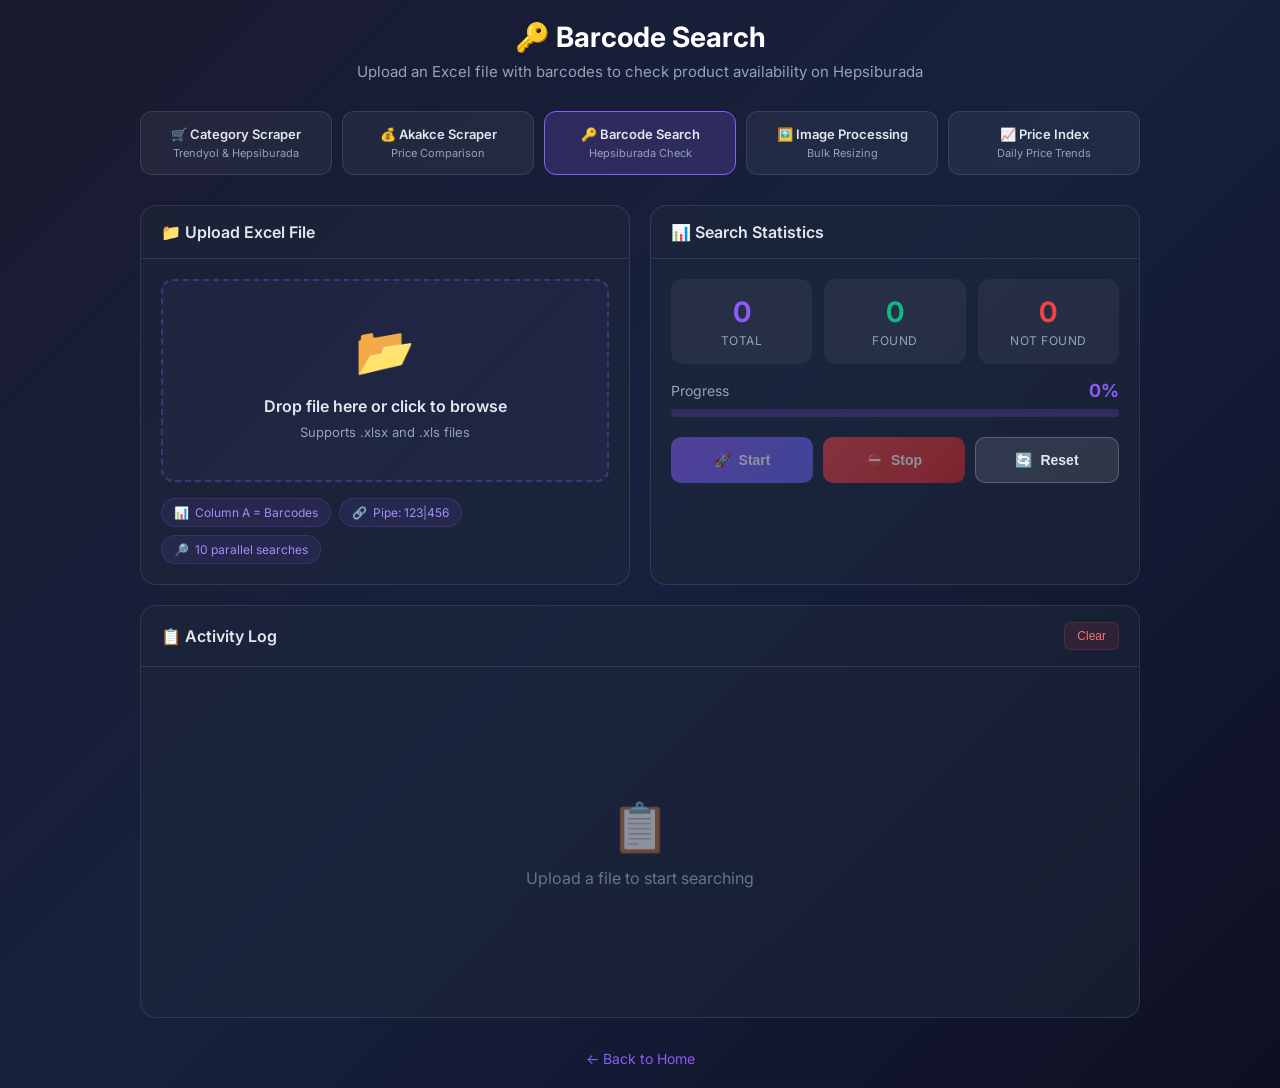
<file: Scrapper/wwwroot/pages/hepsiburada-barcode.html>
<!DOCTYPE html>
<html lang="en">
<head>
    <meta charset="UTF-8">
    <meta name="viewport" content="width=device-width, initial-scale=1.0">
    <title>Mirakl Catalogue Analysis</title>
    <link href="https://fonts.googleapis.com/css2?family=Inter:wght@400;500;600;700&display=swap" rel="stylesheet">
    <style>
        * { margin: 0; padding: 0; box-sizing: border-box; }

        body {
            font-family: 'Inter', -apple-system, BlinkMacSystemFont, sans-serif;
            background: linear-gradient(135deg, #1a1a2e 0%, #16213e 50%, #0f0f23 100%);
            min-height: 100vh;
            color: #e2e8f0;
            padding: 20px;
        }

        .app-container { max-width: 1000px; margin: 0 auto; }

        .header { text-align: center; margin-bottom: 30px; }
        .header h1 { font-size: 28px; font-weight: 700; color: #fff; margin-bottom: 8px; }
        .header p { color: #94a3b8; font-size: 15px; }

        .nav-grid { display: grid; grid-template-columns: repeat(4, 1fr); gap: 10px; margin-bottom: 30px; }

        .nav-item {
            background: rgba(255, 255, 255, 0.05);
            border: 1px solid rgba(255, 255, 255, 0.1);
            border-radius: 12px;
            padding: 14px 10px;
            text-align: center;
            cursor: pointer;
            transition: all 0.2s ease;
        }

        .nav-item:hover { background: rgba(139, 92, 246, 0.15); border-color: rgba(139, 92, 246, 0.3); transform: translateY(-2px); }
        .nav-item.active { background: rgba(139, 92, 246, 0.2); border-color: #8b5cf6; }
        .nav-item h3 { font-size: 13px; font-weight: 600; margin-bottom: 4px; }
        .nav-item p { font-size: 11px; color: #94a3b8; }

        .main-grid { display: grid; grid-template-columns: 1fr 1fr; gap: 20px; margin-bottom: 20px; }

        .card {
            background: rgba(30, 41, 59, 0.5);
            border: 1px solid rgba(255, 255, 255, 0.1);
            border-radius: 16px;
            overflow: hidden;
        }

        .card-header {
            padding: 16px 20px;
            border-bottom: 1px solid rgba(255, 255, 255, 0.1);
            display: flex;
            justify-content: space-between;
            align-items: center;
        }

        .card-header h2 { font-size: 16px; font-weight: 600; display: flex; align-items: center; gap: 8px; }
        .card-body { padding: 20px; }

        .upload-area {
            border: 2px dashed rgba(139, 92, 246, 0.3);
            border-radius: 12px;
            padding: 40px 20px;
            text-align: center;
            cursor: pointer;
            transition: all 0.2s ease;
            background: rgba(139, 92, 246, 0.05);
        }

        .upload-area:hover { border-color: rgba(139, 92, 246, 0.6); background: rgba(139, 92, 246, 0.1); }
        .upload-area.has-file { border-color: #10b981; border-style: solid; background: rgba(16, 185, 129, 0.1); }
        .upload-area.drag-over { border-color: #8b5cf6; background: rgba(139, 92, 246, 0.15); transform: scale(1.02); }

        .upload-icon { font-size: 48px; margin-bottom: 16px; }
        .upload-area h3 { font-size: 16px; font-weight: 600; margin-bottom: 8px; color: #e2e8f0; }
        .upload-area p { font-size: 13px; color: #94a3b8; }

        .file-selected { display: none; align-items: center; justify-content: center; gap: 12px; margin-top: 16px; padding: 12px 16px; background: rgba(16, 185, 129, 0.15); border-radius: 8px; border: 1px solid rgba(16, 185, 129, 0.3); }
        .file-selected.show { display: flex; }
        .file-selected .file-name { font-size: 14px; font-weight: 500; color: #10b981; }

        .btn-remove { background: rgba(239, 68, 68, 0.2); border: none; color: #ef4444; width: 24px; height: 24px; border-radius: 50%; cursor: pointer; font-size: 14px; display: flex; align-items: center; justify-content: center; transition: all 0.2s ease; }
        .btn-remove:hover { background: rgba(239, 68, 68, 0.4); }

        .info-pills { display: flex; flex-wrap: wrap; gap: 8px; margin-top: 16px; }
        .pill { display: flex; align-items: center; gap: 6px; padding: 6px 12px; background: rgba(139, 92, 246, 0.1); border: 1px solid rgba(139, 92, 246, 0.2); border-radius: 20px; font-size: 12px; color: #a78bfa; }

        .stats-grid { display: grid; grid-template-columns: repeat(3, 1fr); gap: 12px; }
        .stat-box { background: rgba(255, 255, 255, 0.05); border-radius: 12px; padding: 16px; text-align: center; }
        .stat-box .value { font-size: 28px; font-weight: 700; margin-bottom: 4px; }
        .stat-box .label { font-size: 12px; color: #94a3b8; text-transform: uppercase; letter-spacing: 0.5px; }
        .stat-box.total .value { color: #8b5cf6; }
        .stat-box.found .value { color: #10b981; }
        .stat-box.notfound .value { color: #ef4444; }

        .progress-section { margin-top: 16px; }
        .progress-header { display: flex; justify-content: space-between; align-items: center; margin-bottom: 8px; }
        .progress-header span { font-size: 14px; color: #94a3b8; }
        .progress-header .percent { font-size: 18px; font-weight: 700; color: #8b5cf6; }
        .progress-track { height: 8px; background: rgba(139, 92, 246, 0.2); border-radius: 10px; overflow: hidden; }
        .progress-bar { height: 100%; background: linear-gradient(90deg, #8b5cf6, #6366f1); border-radius: 10px; width: 0%; transition: width 0.3s ease; }

        .action-buttons { display: flex; gap: 10px; margin-top: 20px; }

        .btn {
            flex: 1;
            padding: 14px 20px;
            border: none;
            border-radius: 10px;
            font-size: 14px;
            font-weight: 600;
            cursor: pointer;
            display: flex;
            align-items: center;
            justify-content: center;
            gap: 8px;
            transition: all 0.2s ease;
        }

        .btn:disabled { opacity: 0.5; cursor: not-allowed; }
        .btn-primary { background: linear-gradient(135deg, #8b5cf6, #6366f1); color: white; }
        .btn-primary:not(:disabled):hover { transform: translateY(-2px); box-shadow: 0 4px 12px rgba(139, 92, 246, 0.4); }
        .btn-danger { background: linear-gradient(135deg, #ef4444, #dc2626); color: white; }
        .btn-danger:not(:disabled):hover { transform: translateY(-2px); box-shadow: 0 4px 12px rgba(239, 68, 68, 0.4); }
        .btn-secondary { background: rgba(255, 255, 255, 0.1); color: #e2e8f0; border: 1px solid rgba(255, 255, 255, 0.2); }
        .btn-secondary:hover { background: rgba(255, 255, 255, 0.15); }

        .log-card { grid-column: 1 / -1; }
        .log-body { height: 350px; overflow-y: auto; padding: 0; }
        .log-body::-webkit-scrollbar { width: 6px; }
        .log-body::-webkit-scrollbar-track { background: rgba(255, 255, 255, 0.05); }
        .log-body::-webkit-scrollbar-thumb { background: rgba(139, 92, 246, 0.3); border-radius: 3px; }

        .log-empty { display: flex; flex-direction: column; align-items: center; justify-content: center; height: 100%; color: #64748b; }
        .log-empty span { font-size: 48px; margin-bottom: 12px; opacity: 0.5; }

        .log-item { display: flex; align-items: flex-start; gap: 12px; padding: 12px 20px; border-bottom: 1px solid rgba(255, 255, 255, 0.05); animation: fadeIn 0.2s ease; }
        @keyframes fadeIn { from { opacity: 0; transform: translateY(-5px); } to { opacity: 1; transform: translateY(0); } }

        .log-icon { width: 20px; height: 20px; border-radius: 50%; display: flex; align-items: center; justify-content: center; font-size: 10px; font-weight: 700; flex-shrink: 0; margin-top: 2px; }
        .log-item.success .log-icon { background: rgba(16, 185, 129, 0.2); color: #10b981; }
        .log-item.error .log-icon { background: rgba(239, 68, 68, 0.2); color: #ef4444; }
        .log-item.warning .log-icon { background: rgba(245, 158, 11, 0.2); color: #f59e0b; }
        .log-item.info .log-icon { background: rgba(59, 130, 246, 0.2); color: #3b82f6; }

        .log-content { flex: 1; min-width: 0; }
        .log-message { font-size: 13px; line-height: 1.5; word-break: break-word; }
        .log-item.success .log-message { color: #10b981; }
        .log-item.error .log-message { color: #f87171; }
        .log-item.warning .log-message { color: #fbbf24; }
        .log-item.info .log-message { color: #e2e8f0; }
        .log-time { font-size: 11px; color: #64748b; flex-shrink: 0; }

        .btn-clear { background: rgba(239, 68, 68, 0.1); border: 1px solid rgba(239, 68, 68, 0.2); color: #f87171; padding: 6px 12px; border-radius: 6px; font-size: 12px; cursor: pointer; transition: all 0.2s ease; }
        .btn-clear:hover { background: rgba(239, 68, 68, 0.2); }

        .download-section { display: none; grid-column: 1 / -1; }
        .download-section.show { display: block; }

        .download-card { background: linear-gradient(135deg, rgba(16, 185, 129, 0.15), rgba(5, 150, 105, 0.15)); border: 1px solid rgba(16, 185, 129, 0.3); border-radius: 16px; padding: 40px; text-align: center; }
        .download-card .icon { font-size: 56px; margin-bottom: 16px; }
        .download-card h3 { font-size: 24px; font-weight: 700; color: #10b981; margin-bottom: 8px; }
        .download-card p { color: #94a3b8; margin-bottom: 24px; }

        .btn-download { display: inline-flex; align-items: center; gap: 10px; background: linear-gradient(135deg, #10b981, #059669); color: white; padding: 14px 32px; border-radius: 10px; font-size: 16px; font-weight: 600; text-decoration: none; transition: all 0.2s ease; }
        .btn-download:hover { transform: translateY(-2px); box-shadow: 0 4px 12px rgba(16, 185, 129, 0.4); }

        .footer { text-align: center; margin-top: 30px; }
        .footer a { color: #8b5cf6; text-decoration: none; font-size: 14px; display: inline-flex; align-items: center; gap: 6px; transition: color 0.2s ease; }
        .footer a:hover { color: #a78bfa; }

        @media (max-width: 768px) {
            .nav-grid { grid-template-columns: repeat(2, 1fr); }
            .main-grid { grid-template-columns: 1fr; }
        }
    </style>
</head>
<body>
<div class="app-container">
<div class="header">
    <h1>🔑 Barcode Search</h1>
    <p>Upload an Excel file with barcodes to check product availability on Hepsiburada</p>
</div>

<div class="nav-grid" style="grid-template-columns: repeat(5, 1fr);">
    <div class="nav-item" onclick="location.href='/'">
        <h3>🛒 Category Scraper</h3>
        <p>Trendyol & Hepsiburada</p>
    </div>
    <div class="nav-item" onclick="location.href='/akakce'">
        <h3>💰 Akakce Scraper</h3>
        <p>Price Comparison</p>
    </div>
    <div class="nav-item active">
        <h3>🔑 Barcode Search</h3>
        <p>Hepsiburada Check</p>
    </div>
    <div class="nav-item" onclick="location.href='/bulk-image'">
        <h3>🖼️ Image Processing</h3>
        <p>Bulk Resizing</p>
    </div>
    <div class="nav-item" onclick="location.href='/price-index'">
        <h3>📈 Price Index</h3>
        <p>Daily Price Trends</p>
    </div>
</div>

    <div class="main-grid">
        <div class="card">
            <div class="card-header">
                <h2>📁 Upload Excel File</h2>
            </div>
            <div class="card-body">
                <div class="upload-area" id="uploadArea">
                    <div class="upload-icon">📂</div>
                    <h3 id="uploadText">Drop file here or click to browse</h3>
                    <p id="uploadHint">Supports .xlsx and .xls files</p>
                    <input type="file" id="fileInput" accept=".xlsx,.xls" style="display:none">
                    </div>
                    <div class="file-selected" id="fileSelected">
                        <span>📄</span>
                        <span class="file-name" id="fileName"></span>
                        <button class="btn-remove" onclick="removeFile(event)">✕</button>
                    </div>
                    <div class="info-pills">
                        <div class="pill"><span>📊</span> Column A = Barcodes</div>
                        <div class="pill"><span>🔗</span> Pipe: 123|456</div>
                        <div class="pill"><span>🔎</span> 10 parallel searches</div>
                    </div>
                </div>
            </div>

            <div class="card">
                <div class="card-header">
                    <h2>📊 Search Statistics</h2>
                </div>
                <div class="card-body">
                    <div class="stats-grid">
                        <div class="stat-box total">
                            <div class="value" id="statTotal">0</div>
                            <div class="label">Total</div>
                        </div>
                        <div class="stat-box found">
                            <div class="value" id="statFound">0</div>
                            <div class="label">Found</div>
                        </div>
                        <div class="stat-box notfound">
                            <div class="value" id="statNotFound">0</div>
                            <div class="label">Not Found</div>
                        </div>
                    </div>
                    <div class="progress-section" id="progressSection">
                        <div class="progress-header">
                            <span>Progress</span>
                            <span class="percent" id="progressPercent">0%</span>
                        </div>
                        <div class="progress-track">
                            <div class="progress-bar" id="progressBar"></div>
                        </div>
                    </div>
                    <div class="action-buttons">
                        <button class="btn btn-primary" id="startBtn" onclick="startSearch()" disabled>
                            <span>🚀</span> Start
                        </button>
                        <button class="btn btn-danger" id="stopBtn" onclick="stopSearch()" disabled>
                            <span>⛔</span> Stop
                        </button>
                        <button class="btn btn-secondary" onclick="resetForm()">
                            <span>🔄</span> Reset
                        </button>
                    </div>
                </div>
            </div>

            <div class="card log-card">
                <div class="card-header">
                    <h2>📋 Activity Log</h2>
                    <button class="btn-clear" onclick="clearLog()">Clear</button>
                </div>
                <div class="log-body" id="logBody">
                    <div class="log-empty" id="logEmpty">
                        <span>📋</span>
                        <p>Upload a file to start searching</p>
                    </div>
                </div>
            </div>

            <div class="download-section" id="downloadSection">
                <div class="download-card">
                    <div class="icon">✅</div>
                    <h3>Search Complete!</h3>
                    <p id="downloadMessage">Your results are ready</p>
                    <a href="#" class="btn-download" id="downloadLink">
                        <span>⬇️</span> Download Excel Report
                    </a>
                </div>
            </div>
        </div>

        <div class="footer">
            <a href="/">← Back to Home</a>
        </div>
    </div>

    <script>
        let sessionId = null;
        let stats = { total: 0, found: 0, notFound: 0 };

        const uploadArea = document.getElementById('uploadArea');
        const fileInput = document.getElementById('fileInput');
        const fileSelected = document.getElementById('fileSelected');
        const fileName = document.getElementById('fileName');
        const uploadText = document.getElementById('uploadText');
        const uploadHint = document.getElementById('uploadHint');
        const startBtn = document.getElementById('startBtn');
        const stopBtn = document.getElementById('stopBtn');
        const logBody = document.getElementById('logBody');
        const logEmpty = document.getElementById('logEmpty');

        uploadArea.addEventListener('click', () => fileInput.click());

        uploadArea.addEventListener('dragover', (e) => { e.preventDefault(); uploadArea.classList.add('drag-over'); });
        uploadArea.addEventListener('dragleave', () => uploadArea.classList.remove('drag-over'));
        uploadArea.addEventListener('drop', (e) => {
            e.preventDefault();
            uploadArea.classList.remove('drag-over');
            if (e.dataTransfer.files.length) { fileInput.files = e.dataTransfer.files; handleFile(); }
        });

        fileInput.addEventListener('change', handleFile);

        function handleFile() {
            const file = fileInput.files[0];
            if (file) {
                fileName.textContent = `${file.name} (${(file.size / 1024).toFixed(1)} KB)`;
                fileSelected.classList.add('show');
                uploadText.style.display = 'none';
                uploadHint.style.display = 'none';
                uploadArea.classList.add('has-file');
                startBtn.disabled = false;
            }
        }

        function removeFile(e) {
            if (e) e.stopPropagation();
            fileInput.value = '';
            fileSelected.classList.remove('show');
            uploadText.style.display = 'block';
            uploadHint.style.display = 'block';
            uploadArea.classList.remove('has-file');
            startBtn.disabled = true;
        }

        function updateStats() {
            document.getElementById('statTotal').textContent = stats.total;
            document.getElementById('statFound').textContent = stats.found;
            document.getElementById('statNotFound').textContent = stats.notFound;
        }

        function addLog(message, type = 'info') {
            logEmpty.style.display = 'none';
            const iconMap = { success: '✓', error: '✗', warning: '!', info: 'ℹ' };
            const item = document.createElement('div');
            item.className = `log-item ${type}`;
            item.innerHTML = `
                <div class="log-icon">${iconMap[type] || 'ℹ'}</div>
                <div class="log-content"><div class="log-message">${message}</div></div>
                <div class="log-time">${new Date().toLocaleTimeString()}</div>
            `;
            logBody.appendChild(item);
            logBody.scrollTop = logBody.scrollHeight;

            // Parse progress messages to update stats
            // Format: "[X/Y] barcode: Found/Not Found"
            const match = message.match(/\[(\d+)\/(\d+)\]/);
            if (match) {
                stats.total = parseInt(match[2]);
                const current = parseInt(match[1]);
                
                // Count based on message type
                if (type === 'success' && message.includes(': Found')) {
                    stats.found++;
                } else if (type === 'warning' && message.includes(': Not Found')) {
                    stats.notFound++;
                }
                updateStats();
            }
        }

        function clearLog() {
            logBody.innerHTML = '';
            logEmpty.style.display = 'flex';
            logBody.appendChild(logEmpty);
        }

        async function startSearch() {
            const file = fileInput.files[0];
            if (!file) return addLog('Please select a file', 'error');

            stats = { total: 0, found: 0, notFound: 0 };
            updateStats();

            startBtn.disabled = true;
            stopBtn.disabled = false;
            document.getElementById('downloadSection').classList.remove('show');
            clearLog();

            sessionId = 'session_' + Date.now();
            const formData = new FormData();
            formData.append('file', file);
            formData.append('sessionId', sessionId);

            addLog('Starting barcode search (10 parallel requests)...', 'info');

            try {
                const response = await fetch('/api/hepsiburada-barcode/search', { method: 'POST', body: formData });
                if (!response.ok) throw new Error('Server error');

                const reader = response.body.getReader();
                const decoder = new TextDecoder();

                while (true) {
                    const { done, value } = await reader.read();
                    if (done) break;

                    const lines = decoder.decode(value).split('\n');
                    for (const line of lines) {
                        if (line.startsWith('data: ')) {
                            try {
                                const data = JSON.parse(line.slice(6));
                                handleProgress(data);
                            } catch (e) {}
                        }
                    }
                }
            } catch (err) {
                addLog('Error: ' + err.message, 'error');
            }

            resetButtons();
        }

        function handleProgress(data) {
            const progress = data.progress || 0;
            document.getElementById('progressBar').style.width = progress + '%';
            document.getElementById('progressPercent').textContent = progress + '%';

            // Update stats from server data if provided
            if (data.total !== undefined) stats.total = data.total;
            if (data.found !== undefined) stats.found = data.found;
            if (data.notFound !== undefined) stats.notFound = data.notFound;
            
            // Calculate notFound if we have total and found
            if (data.total !== undefined && data.found !== undefined && data.notFound === undefined) {
                stats.notFound = stats.total - stats.found;
            }
            updateStats();

            if (data.message) addLog(data.message, data.type || 'info');

            if (data.type === 'complete') {
                try {
                    const result = JSON.parse(data.message);
                    if (result.downloadUrl) {
                        // Use server's totalCount if available
                        const totalSearched = result.totalCount || stats.total;
                        stats.found = result.foundCount || stats.found;
                        stats.total = totalSearched;
                        stats.notFound = totalSearched - stats.found;
                        updateStats();
                        
                        document.getElementById('downloadSection').classList.add('show');
                        document.getElementById('downloadMessage').textContent = `${stats.found} products found out of ${stats.total} searched`;
                        document.getElementById('downloadLink').href = result.downloadUrl;
                    }
                } catch (e) {}
            }
        }

        async function stopSearch() {
            if (sessionId) {
                await fetch('/api/hepsiburada-barcode/stop?sessionId=' + sessionId, { method: 'POST' });
                addLog('Search stopped', 'warning');
            }
            resetButtons();
        }

        function resetForm() {
            removeFile();
            clearLog();
            stats = { total: 0, found: 0, notFound: 0 };
            updateStats();
            document.getElementById('progressBar').style.width = '0%';
            document.getElementById('progressPercent').textContent = '0%';
            document.getElementById('downloadSection').classList.remove('show');
            resetButtons();
        }

        function resetButtons() {
            startBtn.disabled = !fileInput.files[0];
            stopBtn.disabled = true;
        }
    </script>
</body>
</html>
</file>
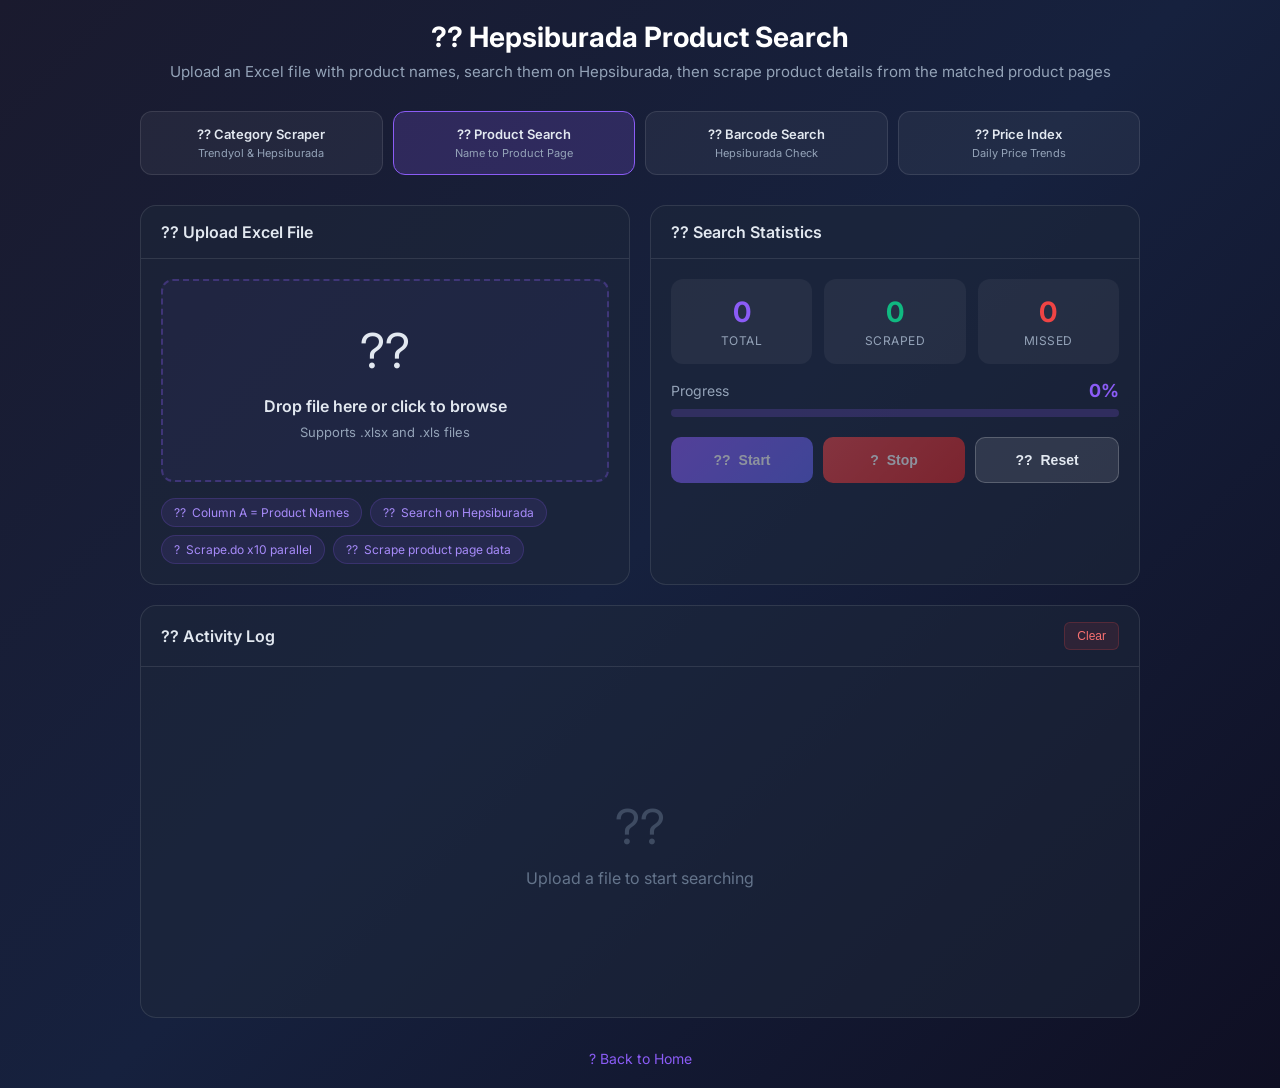
<file: Scrapper/wwwroot/pages/hepsiburada-product-search.html>
<!DOCTYPE html>
<html lang="en">
<head>
    <meta charset="UTF-8">
    <meta name="viewport" content="width=device-width, initial-scale=1.0">
    <title>Hepsiburada Product Search</title>
    <link href="https://fonts.googleapis.com/css2?family=Inter:wght@400;500;600;700&display=swap" rel="stylesheet">
    <style>
        * { margin: 0; padding: 0; box-sizing: border-box; }

        body {
            font-family: 'Inter', -apple-system, BlinkMacSystemFont, sans-serif;
            background: linear-gradient(135deg, #1a1a2e 0%, #16213e 50%, #0f0f23 100%);
            min-height: 100vh;
            color: #e2e8f0;
            padding: 20px;
        }

        .app-container { max-width: 1000px; margin: 0 auto; }
        .header { text-align: center; margin-bottom: 30px; }
        .header h1 { font-size: 28px; font-weight: 700; color: #fff; margin-bottom: 8px; }
        .header p { color: #94a3b8; font-size: 15px; }

        .nav-grid { display: grid; grid-template-columns: repeat(4, 1fr); gap: 10px; margin-bottom: 30px; }
        .nav-item {
            background: rgba(255, 255, 255, 0.05);
            border: 1px solid rgba(255, 255, 255, 0.1);
            border-radius: 12px;
            padding: 14px 10px;
            text-align: center;
            cursor: pointer;
            transition: all 0.2s ease;
        }
        .nav-item:hover { background: rgba(139, 92, 246, 0.15); border-color: rgba(139, 92, 246, 0.3); transform: translateY(-2px); }
        .nav-item.active { background: rgba(139, 92, 246, 0.2); border-color: #8b5cf6; }
        .nav-item h3 { font-size: 13px; font-weight: 600; margin-bottom: 4px; }
        .nav-item p { font-size: 11px; color: #94a3b8; }

        .main-grid { display: grid; grid-template-columns: 1fr 1fr; gap: 20px; margin-bottom: 20px; }
        .card {
            background: rgba(30, 41, 59, 0.5);
            border: 1px solid rgba(255, 255, 255, 0.1);
            border-radius: 16px;
            overflow: hidden;
        }
        .card-header {
            padding: 16px 20px;
            border-bottom: 1px solid rgba(255, 255, 255, 0.1);
            display: flex;
            justify-content: space-between;
            align-items: center;
        }
        .card-header h2 { font-size: 16px; font-weight: 600; display: flex; align-items: center; gap: 8px; }
        .card-body { padding: 20px; }

        .upload-area {
            border: 2px dashed rgba(139, 92, 246, 0.3);
            border-radius: 12px;
            padding: 40px 20px;
            text-align: center;
            cursor: pointer;
            transition: all 0.2s ease;
            background: rgba(139, 92, 246, 0.05);
        }
        .upload-area:hover { border-color: rgba(139, 92, 246, 0.6); background: rgba(139, 92, 246, 0.1); }
        .upload-area.has-file { border-color: #10b981; border-style: solid; background: rgba(16, 185, 129, 0.1); }
        .upload-area.drag-over { border-color: #8b5cf6; background: rgba(139, 92, 246, 0.15); transform: scale(1.02); }
        .upload-icon { font-size: 48px; margin-bottom: 16px; }
        .upload-area h3 { font-size: 16px; font-weight: 600; margin-bottom: 8px; color: #e2e8f0; }
        .upload-area p { font-size: 13px; color: #94a3b8; }

        .file-selected { display: none; align-items: center; justify-content: center; gap: 12px; margin-top: 16px; padding: 12px 16px; background: rgba(16, 185, 129, 0.15); border-radius: 8px; border: 1px solid rgba(16, 185, 129, 0.3); }
        .file-selected.show { display: flex; }
        .file-selected .file-name { font-size: 14px; font-weight: 500; color: #10b981; }
        .btn-remove { background: rgba(239, 68, 68, 0.2); border: none; color: #ef4444; width: 24px; height: 24px; border-radius: 50%; cursor: pointer; font-size: 14px; display: flex; align-items: center; justify-content: center; }

        .info-pills { display: flex; flex-wrap: wrap; gap: 8px; margin-top: 16px; }
        .pill { display: flex; align-items: center; gap: 6px; padding: 6px 12px; background: rgba(139, 92, 246, 0.1); border: 1px solid rgba(139, 92, 246, 0.2); border-radius: 20px; font-size: 12px; color: #a78bfa; }

        .stats-grid { display: grid; grid-template-columns: repeat(3, 1fr); gap: 12px; }
        .stat-box { background: rgba(255, 255, 255, 0.05); border-radius: 12px; padding: 16px; text-align: center; }
        .stat-box .value { font-size: 28px; font-weight: 700; margin-bottom: 4px; }
        .stat-box .label { font-size: 12px; color: #94a3b8; text-transform: uppercase; letter-spacing: 0.5px; }
        .stat-box.total .value { color: #8b5cf6; }
        .stat-box.scraped .value { color: #10b981; }
        .stat-box.missed .value { color: #ef4444; }

        .progress-section { margin-top: 16px; }
        .progress-header { display: flex; justify-content: space-between; align-items: center; margin-bottom: 8px; }
        .progress-header span { font-size: 14px; color: #94a3b8; }
        .progress-header .percent { font-size: 18px; font-weight: 700; color: #8b5cf6; }
        .progress-track { height: 8px; background: rgba(139, 92, 246, 0.2); border-radius: 10px; overflow: hidden; }
        .progress-bar { height: 100%; background: linear-gradient(90deg, #8b5cf6, #6366f1); border-radius: 10px; width: 0%; transition: width 0.3s ease; }

        .action-buttons { display: flex; gap: 10px; margin-top: 20px; }
        .btn {
            flex: 1;
            padding: 14px 20px;
            border: none;
            border-radius: 10px;
            font-size: 14px;
            font-weight: 600;
            cursor: pointer;
            display: flex;
            align-items: center;
            justify-content: center;
            gap: 8px;
            transition: all 0.2s ease;
        }
        .btn:disabled { opacity: 0.5; cursor: not-allowed; }
        .btn-primary { background: linear-gradient(135deg, #8b5cf6, #6366f1); color: white; }
        .btn-danger { background: linear-gradient(135deg, #ef4444, #dc2626); color: white; }
        .btn-secondary { background: rgba(255, 255, 255, 0.1); color: #e2e8f0; border: 1px solid rgba(255, 255, 255, 0.2); }

        .log-card { grid-column: 1 / -1; }
        .log-body { height: 350px; overflow-y: auto; padding: 0; }
        .log-empty { display: flex; flex-direction: column; align-items: center; justify-content: center; height: 100%; color: #64748b; }
        .log-empty span { font-size: 48px; margin-bottom: 12px; opacity: 0.5; }
        .log-item { display: flex; align-items: flex-start; gap: 12px; padding: 12px 20px; border-bottom: 1px solid rgba(255, 255, 255, 0.05); }
        .log-icon { width: 20px; height: 20px; border-radius: 50%; display: flex; align-items: center; justify-content: center; font-size: 10px; font-weight: 700; flex-shrink: 0; margin-top: 2px; }
        .log-item.success .log-icon { background: rgba(16, 185, 129, 0.2); color: #10b981; }
        .log-item.error .log-icon { background: rgba(239, 68, 68, 0.2); color: #ef4444; }
        .log-item.warning .log-icon { background: rgba(245, 158, 11, 0.2); color: #f59e0b; }
        .log-item.info .log-icon { background: rgba(59, 130, 246, 0.2); color: #3b82f6; }
        .log-content { flex: 1; min-width: 0; }
        .log-message { font-size: 13px; line-height: 1.5; word-break: break-word; }
        .log-item.success .log-message { color: #10b981; }
        .log-item.error .log-message { color: #f87171; }
        .log-item.warning .log-message { color: #fbbf24; }
        .log-item.info .log-message { color: #e2e8f0; }
        .log-time { font-size: 11px; color: #64748b; flex-shrink: 0; }
        .btn-clear { background: rgba(239, 68, 68, 0.1); border: 1px solid rgba(239, 68, 68, 0.2); color: #f87171; padding: 6px 12px; border-radius: 6px; font-size: 12px; cursor: pointer; }

        .download-section { display: none; grid-column: 1 / -1; }
        .download-section.show { display: block; }
        .download-card { background: linear-gradient(135deg, rgba(16, 185, 129, 0.15), rgba(5, 150, 105, 0.15)); border: 1px solid rgba(16, 185, 129, 0.3); border-radius: 16px; padding: 40px; text-align: center; }
        .download-card .icon { font-size: 56px; margin-bottom: 16px; }
        .download-card h3 { font-size: 24px; font-weight: 700; color: #10b981; margin-bottom: 8px; }
        .download-card p { color: #94a3b8; margin-bottom: 24px; }
        .btn-download { display: inline-flex; align-items: center; gap: 10px; background: linear-gradient(135deg, #10b981, #059669); color: white; padding: 14px 32px; border-radius: 10px; font-size: 16px; font-weight: 600; text-decoration: none; }

        .footer { text-align: center; margin-top: 30px; }
        .footer a { color: #8b5cf6; text-decoration: none; font-size: 14px; }

        @media (max-width: 768px) {
            .nav-grid { grid-template-columns: repeat(2, 1fr); }
            .main-grid { grid-template-columns: 1fr; }
        }
    </style>
</head>
<body>
<div class="app-container">
    <div class="header">
        <h1>?? Hepsiburada Product Search</h1>
        <p>Upload an Excel file with product names, search them on Hepsiburada, then scrape product details from the matched product pages</p>
    </div>

    <div class="nav-grid">
        <div class="nav-item" onclick="location.href='/'">
            <h3>?? Category Scraper</h3>
            <p>Trendyol & Hepsiburada</p>
        </div>
        <div class="nav-item active">
            <h3>?? Product Search</h3>
            <p>Name to Product Page</p>
        </div>
        <div class="nav-item" onclick="location.href='/hepsiburada-barcode'">
            <h3>?? Barcode Search</h3>
            <p>Hepsiburada Check</p>
        </div>
        <div class="nav-item" onclick="location.href='/price-index'">
            <h3>?? Price Index</h3>
            <p>Daily Price Trends</p>
        </div>
    </div>

    <div class="main-grid">
        <div class="card">
            <div class="card-header">
                <h2>?? Upload Excel File</h2>
            </div>
            <div class="card-body">
                <div class="upload-area" id="uploadArea">
                    <div class="upload-icon">??</div>
                    <h3 id="uploadText">Drop file here or click to browse</h3>
                    <p id="uploadHint">Supports .xlsx and .xls files</p>
                    <input type="file" id="fileInput" accept=".xlsx,.xls" style="display:none">
                </div>
                <div class="file-selected" id="fileSelected">
                    <span>??</span>
                    <span class="file-name" id="fileName"></span>
                    <button class="btn-remove" onclick="removeFile(event)">?</button>
                </div>
                <div class="info-pills">
                    <div class="pill"><span>??</span> Column A = Product Names</div>
                    <div class="pill"><span>??</span> Search on Hepsiburada</div>
                    <div class="pill"><span>?</span> Scrape.do x10 parallel</div>
                    <div class="pill"><span>??</span> Scrape product page data</div>
                </div>
            </div>
        </div>

        <div class="card">
            <div class="card-header">
                <h2>?? Search Statistics</h2>
            </div>
            <div class="card-body">
                <div class="stats-grid">
                    <div class="stat-box total">
                        <div class="value" id="statTotal">0</div>
                        <div class="label">Total</div>
                    </div>
                    <div class="stat-box scraped">
                        <div class="value" id="statScraped">0</div>
                        <div class="label">Scraped</div>
                    </div>
                    <div class="stat-box missed">
                        <div class="value" id="statMissed">0</div>
                        <div class="label">Missed</div>
                    </div>
                </div>
                <div class="progress-section">
                    <div class="progress-header">
                        <span>Progress</span>
                        <span class="percent" id="progressPercent">0%</span>
                    </div>
                    <div class="progress-track">
                        <div class="progress-bar" id="progressBar"></div>
                    </div>
                </div>
                <div class="action-buttons">
                    <button class="btn btn-primary" id="startBtn" onclick="startSearch()" disabled>
                        <span>??</span> Start
                    </button>
                    <button class="btn btn-danger" id="stopBtn" onclick="stopSearch()" disabled>
                        <span>?</span> Stop
                    </button>
                    <button class="btn btn-secondary" onclick="resetForm()">
                        <span>??</span> Reset
                    </button>
                </div>
            </div>
        </div>

        <div class="card log-card">
            <div class="card-header">
                <h2>?? Activity Log</h2>
                <button class="btn-clear" onclick="clearLog()">Clear</button>
            </div>
            <div class="log-body" id="logBody">
                <div class="log-empty" id="logEmpty">
                    <span>??</span>
                    <p>Upload a file to start searching</p>
                </div>
            </div>
        </div>

        <div class="download-section" id="downloadSection">
            <div class="download-card">
                <div class="icon">?</div>
                <h3>Process Complete!</h3>
                <p id="downloadMessage">Your results are ready</p>
                <a href="#" class="btn-download" id="downloadLink">
                    <span>??</span> Download Excel Report
                </a>
            </div>
        </div>
    </div>

    <div class="footer">
        <a href="/">? Back to Home</a>
    </div>
</div>

<script>
    let sessionId = null;
    let stats = { total: 0, scraped: 0, missed: 0 };

    const uploadArea = document.getElementById('uploadArea');
    const fileInput = document.getElementById('fileInput');
    const fileSelected = document.getElementById('fileSelected');
    const fileName = document.getElementById('fileName');
    const uploadText = document.getElementById('uploadText');
    const uploadHint = document.getElementById('uploadHint');
    const startBtn = document.getElementById('startBtn');
    const stopBtn = document.getElementById('stopBtn');
    const logBody = document.getElementById('logBody');
    const logEmpty = document.getElementById('logEmpty');

    uploadArea.addEventListener('click', () => fileInput.click());
    uploadArea.addEventListener('dragover', (e) => { e.preventDefault(); uploadArea.classList.add('drag-over'); });
    uploadArea.addEventListener('dragleave', () => uploadArea.classList.remove('drag-over'));
    uploadArea.addEventListener('drop', (e) => {
        e.preventDefault();
        uploadArea.classList.remove('drag-over');
        if (e.dataTransfer.files.length) {
            fileInput.files = e.dataTransfer.files;
            handleFile();
        }
    });
    fileInput.addEventListener('change', handleFile);

    function handleFile() {
        const file = fileInput.files[0];
        if (!file) return;

        fileName.textContent = `${file.name} (${(file.size / 1024).toFixed(1)} KB)`;
        fileSelected.classList.add('show');
        uploadText.style.display = 'none';
        uploadHint.style.display = 'none';
        uploadArea.classList.add('has-file');
        startBtn.disabled = false;
    }

    function removeFile(e) {
        if (e) e.stopPropagation();
        fileInput.value = '';
        fileSelected.classList.remove('show');
        uploadText.style.display = 'block';
        uploadHint.style.display = 'block';
        uploadArea.classList.remove('has-file');
        startBtn.disabled = true;
    }

    function updateStats() {
        document.getElementById('statTotal').textContent = stats.total;
        document.getElementById('statScraped').textContent = stats.scraped;
        document.getElementById('statMissed').textContent = stats.missed;
    }

    function addLog(message, type = 'info') {
        logEmpty.style.display = 'none';
        const iconMap = { success: '?', error: '?', warning: '!', info: '?' };
        const item = document.createElement('div');
        item.className = `log-item ${type}`;
        item.innerHTML = `
            <div class="log-icon">${iconMap[type] || '?'}</div>
            <div class="log-content"><div class="log-message">${message}</div></div>
            <div class="log-time">${new Date().toLocaleTimeString()}</div>
        `;
        logBody.appendChild(item);
        logBody.scrollTop = logBody.scrollHeight;
    }

    function clearLog() {
        logBody.innerHTML = '';
        logEmpty.style.display = 'flex';
        logBody.appendChild(logEmpty);
    }

    async function startSearch() {
        const file = fileInput.files[0];
        if (!file) {
            addLog('Please select a file', 'error');
            return;
        }

        stats = { total: 0, scraped: 0, missed: 0 };
        updateStats();
        clearLog();
        document.getElementById('downloadSection').classList.remove('show');
        document.getElementById('progressBar').style.width = '0%';
        document.getElementById('progressPercent').textContent = '0%';

        startBtn.disabled = true;
        stopBtn.disabled = false;

        sessionId = 'hb_product_' + Date.now();
        const formData = new FormData();
        formData.append('file', file);
        formData.append('sessionId', sessionId);

        addLog('Starting product-name search with Scrape.do (10 parallel requests)...', 'info');

        try {
            const response = await fetch('/api/hepsiburada-product/search', { method: 'POST', body: formData });
            if (!response.ok) throw new Error('Server error');

            const reader = response.body.getReader();
            const decoder = new TextDecoder();
            let buffer = '';

            while (true) {
                const { done, value } = await reader.read();
                if (done) break;

                buffer += decoder.decode(value, { stream: true });
                const lines = buffer.split('\n');
                buffer = lines.pop() || '';

                for (const line of lines) {
                    if (!line.startsWith('data: ')) continue;
                    try {
                        handleProgress(JSON.parse(line.slice(6)));
                    } catch {
                    }
                }
            }
        } catch (err) {
            addLog('Error: ' + err.message, 'error');
        }

        resetButtons();
    }

    function handleProgress(data) {
        const progress = data.progress || 0;
        document.getElementById('progressBar').style.width = progress + '%';
        document.getElementById('progressPercent').textContent = progress + '%';

        if (data.message) addLog(data.message, data.type || 'info');

        const match = (data.message || '').match(/\[(\d+)\/(\d+)\]/);
        if (match) {
            stats.total = parseInt(match[2], 10);
            if (data.type === 'success' && data.message.includes('Scraped:')) {
                stats.scraped++;
            } else if (data.type === 'warning' && (data.message.includes('No product found') || data.message.includes('Scrape failed'))) {
                stats.missed++;
            }
            updateStats();
        }

        if (data.type === 'complete') {
            try {
                const result = JSON.parse(data.message);
                stats.total = result.totalCount || stats.total;
                stats.scraped = result.foundCount || stats.scraped;
                stats.missed = Math.max(0, stats.total - stats.scraped);
                updateStats();

                if (result.downloadUrl) {
                    document.getElementById('downloadSection').classList.add('show');
                    document.getElementById('downloadMessage').textContent = `${stats.scraped} products scraped out of ${stats.total} searches`;
                    document.getElementById('downloadLink').href = result.downloadUrl;
                }
            } catch {
            }
        }
    }

    async function stopSearch() {
        if (sessionId) {
            await fetch('/api/hepsiburada-product/stop?sessionId=' + sessionId, { method: 'POST' });
            addLog('Search stopped', 'warning');
        }
        resetButtons();
    }

    function resetForm() {
        removeFile();
        clearLog();
        stats = { total: 0, scraped: 0, missed: 0 };
        updateStats();
        document.getElementById('progressBar').style.width = '0%';
        document.getElementById('progressPercent').textContent = '0%';
        document.getElementById('downloadSection').classList.remove('show');
        resetButtons();
    }

    function resetButtons() {
        startBtn.disabled = !fileInput.files[0];
        stopBtn.disabled = true;
    }
</script>
</body>
</html>
</file>
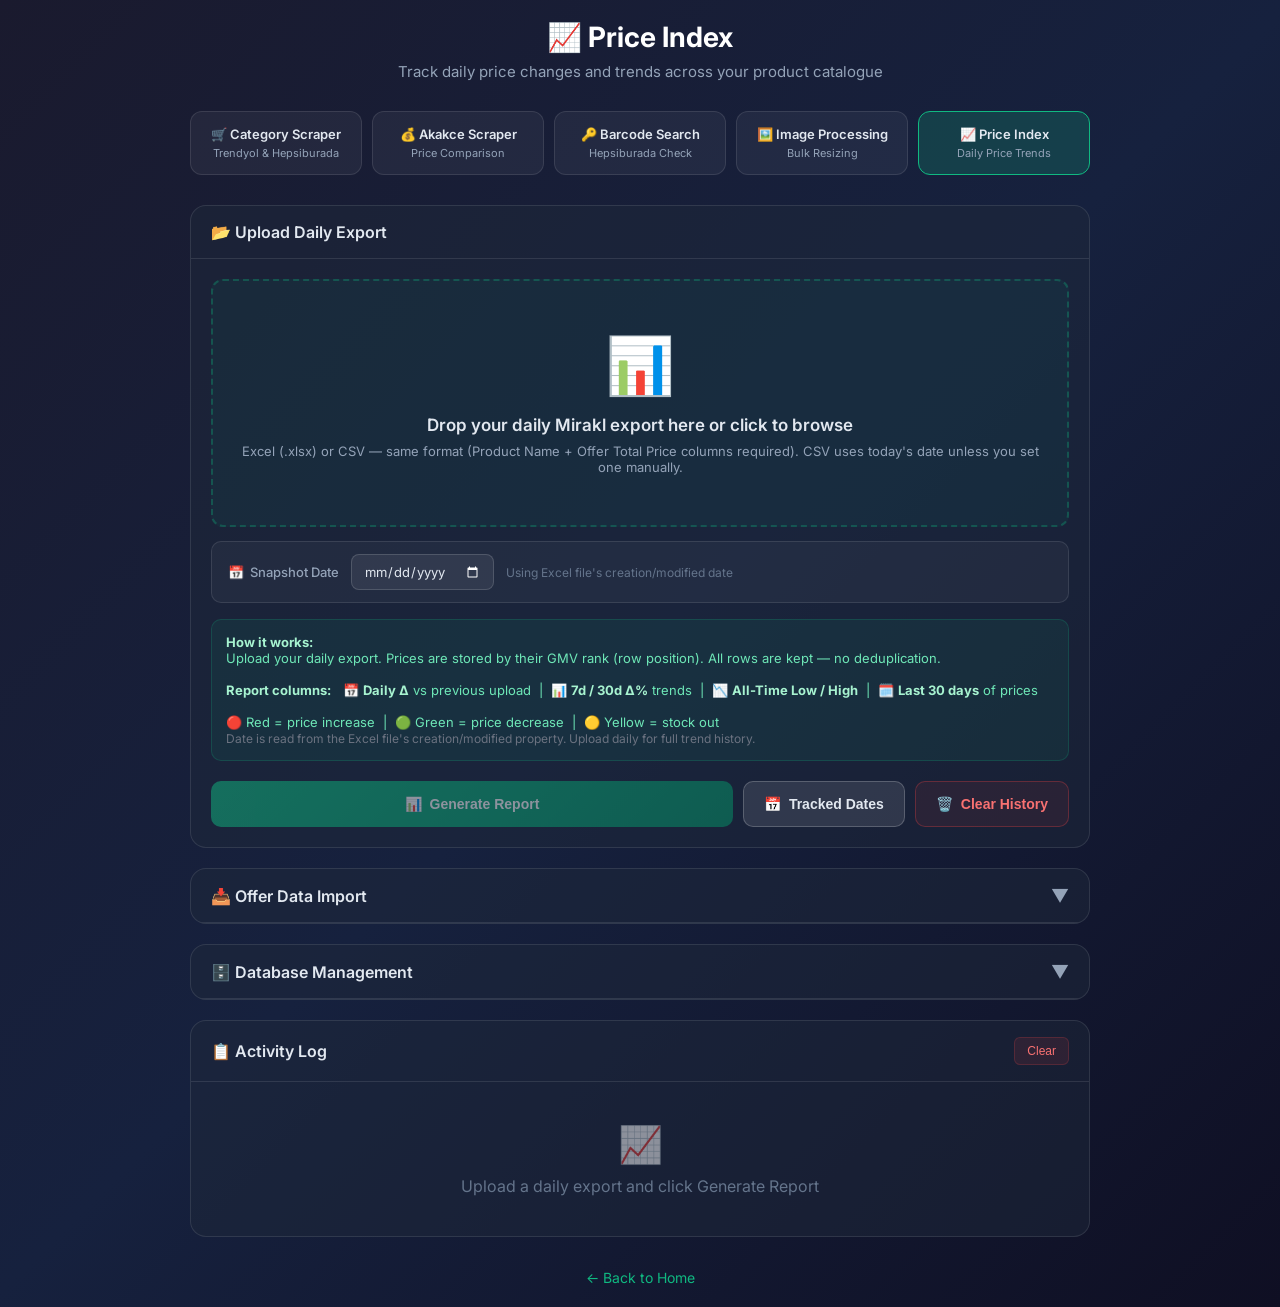
<file: Scrapper/wwwroot/pages/price-index.html>
<!DOCTYPE html>
<html lang="en">
<head>
    <meta charset="UTF-8">
    <meta name="viewport" content="width=device-width, initial-scale=1.0">
    <title>Price Index</title>
    <link href="https://fonts.googleapis.com/css2?family=Inter:wght@400;500;600;700&display=swap" rel="stylesheet">
    <style>
        * { margin: 0; padding: 0; box-sizing: border-box; }

        body {
            font-family: 'Inter', -apple-system, BlinkMacSystemFont, sans-serif;
            background: linear-gradient(135deg, #1a1a2e 0%, #16213e 50%, #0f0f23 100%);
            min-height: 100vh;
            color: #e2e8f0;
            padding: 20px;
        }

        .app-container { max-width: 900px; margin: 0 auto; }

        .header { text-align: center; margin-bottom: 30px; }
        .header h1 { font-size: 28px; font-weight: 700; color: #fff; margin-bottom: 8px; }
        .header p { color: #94a3b8; font-size: 15px; }

        .nav-grid { display: grid; grid-template-columns: repeat(5, 1fr); gap: 10px; margin-bottom: 30px; }

        .nav-item {
            background: rgba(255,255,255,0.05);
            border: 1px solid rgba(255,255,255,0.1);
            border-radius: 12px;
            padding: 14px 10px;
            text-align: center;
            cursor: pointer;
            transition: all 0.2s ease;
        }
        .nav-item:hover { background: rgba(16,185,129,0.15); border-color: rgba(16,185,129,0.3); transform: translateY(-2px); }
        .nav-item.active { background: rgba(16,185,129,0.2); border-color: #10b981; }
        .nav-item h3 { font-size: 13px; font-weight: 600; margin-bottom: 4px; }
        .nav-item p { font-size: 11px; color: #94a3b8; }

        .card {
            background: rgba(30,41,59,0.5);
            border: 1px solid rgba(255,255,255,0.1);
            border-radius: 16px;
            overflow: hidden;
            margin-bottom: 20px;
        }
        .card-header {
            padding: 16px 20px;
            border-bottom: 1px solid rgba(255,255,255,0.1);
            display: flex;
            justify-content: space-between;
            align-items: center;
        }
        .card-header h2 { font-size: 16px; font-weight: 600; display: flex; align-items: center; gap: 8px; }
        .card-body { padding: 20px; }

        .upload-area {
            border: 2px dashed rgba(16,185,129,0.3);
            border-radius: 12px;
            padding: 50px 20px;
            text-align: center;
            cursor: pointer;
            transition: all 0.2s ease;
            background: rgba(16,185,129,0.05);
        }
        .upload-area:hover { border-color: rgba(16,185,129,0.6); background: rgba(16,185,129,0.1); }
        .upload-area.has-file { border-color: #10b981; border-style: solid; background: rgba(16,185,129,0.1); }
        .upload-area.drag-over { border-color: #10b981; background: rgba(16,185,129,0.15); transform: scale(1.02); }
        .upload-icon { font-size: 56px; margin-bottom: 16px; }
        .upload-area h3 { font-size: 17px; font-weight: 600; margin-bottom: 8px; color: #e2e8f0; }
        .upload-area p { font-size: 13px; color: #94a3b8; }

        .file-selected { display: none; align-items: center; justify-content: center; gap: 12px; margin-top: 16px; padding: 12px 16px; background: rgba(16,185,129,0.15); border-radius: 8px; border: 1px solid rgba(16,185,129,0.3); }
        .file-selected.show { display: flex; }
        .file-selected .file-name { font-size: 14px; font-weight: 500; color: #10b981; }

        .btn-remove { background: rgba(239,68,68,0.2); border: none; color: #ef4444; width: 24px; height: 24px; border-radius: 50%; cursor: pointer; font-size: 14px; display: flex; align-items: center; justify-content: center; }
        .btn-remove:hover { background: rgba(239,68,68,0.4); }

        /* Date override row */
        .date-row {
            display: flex;
            align-items: center;
            gap: 12px;
            margin-top: 14px;
            padding: 12px 16px;
            background: rgba(255,255,255,0.04);
            border: 1px solid rgba(255,255,255,0.1);
            border-radius: 10px;
            flex-wrap: wrap;
        }
        .date-label { display: flex; align-items: center; gap: 6px; font-size: 13px; font-weight: 500; color: #94a3b8; white-space: nowrap; }
        .date-input-wrap { display: flex; align-items: center; gap: 8px; }
        .date-row input[type="date"] {
            padding: 8px 12px;
            background: rgba(255,255,255,0.07);
            border: 1px solid rgba(255,255,255,0.15);
            border-radius: 8px;
            color: #e2e8f0;
            font-size: 13px;
            font-family: inherit;
            cursor: pointer;
            color-scheme: dark;
            transition: border-color 0.2s;
        }
        .date-row input[type="date"]:focus { outline: none; border-color: #10b981; }
        .date-row input[type="date"].has-value { border-color: #10b981; background: rgba(16,185,129,0.1); color: #6ee7b7; font-weight: 600; }
        .date-clear { padding: 6px 10px; background: rgba(16,185,129,0.15); border: 1px solid rgba(16,185,129,0.3); border-radius: 6px; color: #6ee7b7; font-size: 12px; cursor: pointer; display: none; }
        .date-clear.show { display: inline-flex; align-items: center; gap: 4px; }
        .date-clear:hover { background: rgba(16,185,129,0.25); }
        .date-hint { font-size: 12px; color: #64748b; flex: 1; }

        .example-box {
            background: rgba(16,185,129,0.08);
            border: 1px solid rgba(16,185,129,0.2);
            border-radius: 10px;
            padding: 14px;
            font-size: 13px;
            color: #6ee7b7;
            margin-top: 16px;
        }
        .example-box strong { color: #a7f3d0; }

        .action-buttons { display: flex; gap: 10px; margin-top: 20px; }
        .btn {
            flex: 1;
            padding: 14px 20px;
            border: none;
            border-radius: 10px;
            font-size: 14px;
            font-weight: 600;
            cursor: pointer;
            display: flex;
            align-items: center;
            justify-content: center;
            gap: 8px;
            transition: all 0.2s ease;
        }
        .btn:disabled { opacity: 0.5; cursor: not-allowed; }
        .btn-primary { background: linear-gradient(135deg, #10b981, #059669); color: white; }
        .btn-primary:not(:disabled):hover { transform: translateY(-2px); box-shadow: 0 4px 12px rgba(16,185,129,0.4); }
        .btn-secondary { background: rgba(255,255,255,0.1); color: #e2e8f0; border: 1px solid rgba(255,255,255,0.2); flex: none; padding: 14px 20px; }
        .btn-secondary:hover { background: rgba(255,255,255,0.15); }
        .btn-danger-outline { background: rgba(239,68,68,0.08); color: #f87171; border: 1px solid rgba(239,68,68,0.3); flex: none; padding: 14px 20px; }
        .btn-danger-outline:hover { background: rgba(239,68,68,0.15); }

        .progress-card { display: none; }
        .progress-card.show { display: block; }
        .progress-header { display: flex; justify-content: space-between; align-items: center; margin-bottom: 12px; }
        .progress-header span { font-size: 14px; color: #94a3b8; }
        .progress-header .percent { font-size: 20px; font-weight: 700; color: #10b981; }
        .progress-track { height: 10px; background: rgba(16,185,129,0.2); border-radius: 10px; overflow: hidden; }
        .progress-bar { height: 100%; background: linear-gradient(90deg, #10b981, #059669); border-radius: 10px; width: 0%; transition: width 0.3s ease; }

        .log-body { max-height: 350px; overflow-y: auto; padding: 0; }
        .log-body::-webkit-scrollbar { width: 6px; }
        .log-body::-webkit-scrollbar-track { background: rgba(255,255,255,0.05); }
        .log-body::-webkit-scrollbar-thumb { background: rgba(16,185,129,0.3); border-radius: 3px; }
        .log-empty { display: flex; flex-direction: column; align-items: center; justify-content: center; padding: 40px; color: #64748b; }
        .log-empty span { font-size: 36px; margin-bottom: 10px; opacity: 0.5; }
        .log-item { display: flex; align-items: flex-start; gap: 12px; padding: 12px 20px; border-bottom: 1px solid rgba(255,255,255,0.05); animation: fadeIn 0.2s ease; }
        @keyframes fadeIn { from { opacity: 0; transform: translateY(-5px); } to { opacity: 1; transform: translateY(0); } }
        .log-icon { width: 20px; height: 20px; border-radius: 50%; display: flex; align-items: center; justify-content: center; font-size: 10px; font-weight: 700; flex-shrink: 0; margin-top: 2px; }
        .log-item.success .log-icon { background: rgba(16,185,129,0.2); color: #10b981; }
        .log-item.error .log-icon { background: rgba(239,68,68,0.2); color: #ef4444; }
        .log-item.warning .log-icon { background: rgba(245,158,11,0.2); color: #f59e0b; }
        .log-item.info .log-icon { background: rgba(59,130,246,0.2); color: #3b82f6; }
        .log-content { flex: 1; min-width: 0; }
        .log-message { font-size: 13px; line-height: 1.5; word-break: break-word; }
        .log-item.success .log-message { color: #10b981; }
        .log-item.error .log-message { color: #f87171; }
        .log-item.warning .log-message { color: #fbbf24; }
        .log-item.info .log-message { color: #e2e8f0; }
        .log-time { font-size: 11px; color: #64748b; flex-shrink: 0; }

        .btn-clear { background: rgba(239,68,68,0.1); border: 1px solid rgba(239,68,68,0.2); color: #f87171; padding: 6px 12px; border-radius: 6px; font-size: 12px; cursor: pointer; }
        .btn-clear:hover { background: rgba(239,68,68,0.2); }

        .download-link { display: inline-flex; align-items: center; gap: 8px; background: linear-gradient(135deg, #10b981, #059669); color: white; padding: 12px 24px; border-radius: 10px; text-decoration: none; font-weight: 600; margin: 16px 20px; }
        .download-link:hover { transform: translateY(-2px); box-shadow: 0 4px 12px rgba(16,185,129,0.4); }

        .footer { text-align: center; margin-top: 30px; }
        .footer a { color: #10b981; text-decoration: none; font-size: 14px; }
        .footer a:hover { color: #6ee7b7; }

        @media (max-width: 768px) { .nav-grid { grid-template-columns: repeat(2, 1fr); } }
        .dates-grid { display: flex; flex-direction: column; gap: 6px; max-height: 280px; overflow-y: auto; padding-right: 4px; }
        .dates-grid::-webkit-scrollbar { width: 5px; }
        .dates-grid::-webkit-scrollbar-thumb { background: rgba(16,185,129,0.3); border-radius: 3px; }
        .date-row-item { display: flex; align-items: center; justify-content: space-between; padding: 8px 12px; background: rgba(255,255,255,0.04); border: 1px solid rgba(255,255,255,0.08); border-radius: 8px; }
        .date-row-item span { font-size: 13px; font-weight: 500; color: #e2e8f0; font-variant-numeric: tabular-nums; }
        .btn-delete-date { background: rgba(239,68,68,0.12); border: 1px solid rgba(239,68,68,0.25); color: #f87171; padding: 4px 10px; border-radius: 6px; font-size: 12px; cursor: pointer; transition: background 0.15s; }
        .btn-delete-date:hover { background: rgba(239,68,68,0.25); }
        .db-grid { display: grid; grid-template-columns: 1fr 1fr; gap: 16px; margin-top: 18px; }
        @media (max-width: 600px) { .db-grid { grid-template-columns: 1fr; } }
        .db-panel { background: rgba(255,255,255,0.03); border: 1px solid rgba(255,255,255,0.08); border-radius: 10px; padding: 16px; }
        .db-panel h4 { font-size: 13px; font-weight: 600; color: #94a3b8; margin-bottom: 8px; text-transform: uppercase; letter-spacing: 0.05em; }
        .db-panel p { font-size: 12px; color: #64748b; margin-bottom: 12px; line-height: 1.5; }
        .btn-export { width: 100%; padding: 10px; background: linear-gradient(135deg,#0ea5e9,#0284c7); border: none; border-radius: 8px; color: white; font-size: 13px; font-weight: 600; cursor: pointer; display: flex; align-items: center; justify-content: center; gap: 6px; }
        .btn-export:hover { filter: brightness(1.1); }
        .btn-import { width: 100%; padding: 10px; background: linear-gradient(135deg,#8b5cf6,#7c3aed); border: none; border-radius: 8px; color: white; font-size: 13px; font-weight: 600; cursor: pointer; display: flex; align-items: center; justify-content: center; gap: 6px; margin-top: 8px; }
        .btn-import:hover { filter: brightness(1.1); }
        .import-file-name { font-size: 12px; color: #8b5cf6; margin-top: 6px; text-align: center; min-height: 16px; }
        .db-header-row { display: flex; align-items: center; justify-content: space-between; margin-bottom: 10px; }
        .db-header-row h4 { font-size: 13px; font-weight: 600; color: #94a3b8; text-transform: uppercase; letter-spacing: 0.05em; margin: 0; }
        .btn-refresh-sm { background: rgba(16,185,129,0.12); border: 1px solid rgba(16,185,129,0.25); color: #10b981; padding: 4px 10px; border-radius: 6px; font-size: 12px; cursor: pointer; }
        .btn-refresh-sm:hover { background: rgba(16,185,129,0.22); }
    </style>
</head>
<body>
    <div class="app-container">

        <div class="header">
            <h1>&#x1F4C8; Price Index</h1>
            <p>Track daily price changes and trends across your product catalogue</p>
        </div>

        <div class="nav-grid">
            <div class="nav-item" onclick="location.href='/'">
                <h3>&#x1F6D2; Category Scraper</h3>
                <p>Trendyol &amp; Hepsiburada</p>
            </div>
            <div class="nav-item" onclick="location.href='/akakce'">
                <h3>&#x1F4B0; Akakce Scraper</h3>
                <p>Price Comparison</p>
            </div>
            <div class="nav-item" onclick="location.href='/hepsiburada-barcode'">
                <h3>&#x1F511; Barcode Search</h3>
                <p>Hepsiburada Check</p>
            </div>
            <div class="nav-item" onclick="location.href='/bulk-image'">
                <h3>&#x1F5BC;&#xFE0F; Image Processing</h3>
                <p>Bulk Resizing</p>
            </div>
            <div class="nav-item active">
                <h3>&#x1F4C8; Price Index</h3>
                <p>Daily Price Trends</p>
            </div>
        </div>

        <div class="card">
            <div class="card-header">
                <h2>&#x1F4C2; Upload Daily Export</h2>
            </div>
            <div class="card-body">

                <div class="upload-area" id="uploadArea">
                    <div class="upload-icon">&#x1F4CA;</div>
                    <h3 id="uploadText">Drop your daily Mirakl export here or click to browse</h3>
                    <p id="uploadHint">Excel (.xlsx) or CSV &mdash; same format (Product Name + Offer Total Price columns required). CSV uses today's date unless you set one manually.</p>
                    <input type="file" id="fileInput" accept=".xlsx,.xls,.csv" style="display:none">
                </div>

                <div class="file-selected" id="fileSelected">
                    <span>&#x1F4C4;</span>
                    <span class="file-name" id="fileName"></span>
                    <button type="button" class="btn-remove" onclick="removeFile(event)">&#x2715;</button>
                </div>

                <div class="date-row">
                    <div class="date-label">
                        <span>&#x1F4C5;</span>
                        <span>Snapshot Date</span>
                    </div>
                    <div class="date-input-wrap">
                        <input type="date" id="dateOverride">
                        <button type="button" class="date-clear" id="dateClearBtn" onclick="clearDate()">&#x2715; Auto</button>
                    </div>
                    <span class="date-hint" id="dateHint">Using Excel file's creation/modified date</span>
                </div>

                <div class="example-box">
                    <strong>How it works:</strong><br>
                    Upload your daily export. Prices are stored by their GMV rank (row position). All rows are kept &mdash; no deduplication.<br><br>
                    <strong>Report columns:</strong>
                    &nbsp; &#x1F4C5; <strong>Daily &#x0394;</strong> vs previous upload &nbsp;|&nbsp;
                    &#x1F4CA; <strong>7d / 30d &#x0394;%</strong> trends &nbsp;|&nbsp;
                    &#x1F4C9; <strong>All-Time Low / High</strong> &nbsp;|&nbsp;
                    &#x1F5D3;&#xFE0F; <strong>Last 30 days</strong> of prices<br><br>
                    &#x1F534; Red = price increase &nbsp;|&nbsp; &#x1F7E2; Green = price decrease &nbsp;|&nbsp; &#x1F7E1; Yellow = stock out<br>
                    <span style="color:#6b7280;font-size:12px;">Date is read from the Excel file's creation/modified property. Upload daily for full trend history.</span>
                </div>

                <div class="action-buttons">
                    <button class="btn btn-primary" id="runBtn" onclick="runPriceIndex()" disabled>
                        <span>&#x1F4CA;</span> Generate Report
                    </button>
                    <button class="btn btn-secondary" onclick="showSnapshotDates()">
                        <span>&#x1F4C5;</span> Tracked Dates
                    </button>
                    <button class="btn btn-danger-outline" onclick="clearHistory()">
                        <span>&#x1F5D1;&#xFE0F;</span> Clear History
                    </button>
                </div>

            </div>
        </div>

        <div class="card">
            <div class="card-header" style="cursor:pointer;" onclick="toggleOfferImport()">
                <h2>&#x1F4E5; Offer Data Import</h2>
                <span id="backfillChevron" style="color:#94a3b8;font-size:18px;">&#x25BC;</span>
            </div>
            <div id="backfillBody" class="card-body" style="display:none;">

                <div class="example-box" style="margin-bottom:16px;">
                    <strong>When to use:</strong> You have a past offers export (Seller / Offer SKU / Price / EAN columns)
                    and want to inject that data as a previous day's snapshot into your current history.<br><br>
                    <strong>Matching:</strong> Each row is matched to your tracked products by
                    <strong>Offer SKU</strong> (primary) or <strong>EAN</strong> (fallback).
                    Only already-tracked products are updated &mdash; no new entries are created.
                </div>

                <div class="upload-area" id="backfillUploadArea">
                    <div class="upload-icon">&#x1F4C2;</div>
                    <h3 id="backfillUploadText">Drop your offers export here or click to browse</h3>
                    <p id="backfillUploadHint">Columns: Seller &nbsp;|&nbsp; Offer SKU &nbsp;|&nbsp; Price &nbsp;|&nbsp; Discount price &nbsp;|&nbsp; EAN</p>
                    <input type="file" id="backfillFileInput" accept=".xlsx,.xls" style="display:none">
                </div>

                <div class="file-selected" id="backfillFileSelected">
                    <span>&#x1F4C4;</span>
                    <span class="file-name" id="backfillFileName"></span>
                    <button type="button" class="btn-remove" onclick="removeOfferImportFile(event)">&#x2715;</button>
                </div>

                <div class="date-row" style="margin-top:14px;">
                    <div class="date-label">
                        <span>&#x1F4C5;</span>
                        <span>Date of this data</span>
                    </div>
                    <div class="date-input-wrap">
                        <input type="date" id="backfillDate" class="has-value">
                    </div>
                    <span class="date-hint">Required &mdash; the date this file represents</span>
                </div>

                <div class="action-buttons" style="margin-top:16px;">
                    <button class="btn btn-primary" id="backfillBtn" onclick="runOfferImport()" disabled
                        style="background:linear-gradient(135deg,#6366f1,#4f46e5);">
                        <span>&#x1F4E5;</span> Import Offer Data
                    </button>
                </div>

                <div class="card progress-card" id="backfillProgressCard" style="margin-top:16px;border-radius:10px;">
                    <div class="card-body">
                        <div class="progress-header">
                            <span>Import progress</span>
                            <span class="percent" id="backfillProgressPercent">0%</span>
                        </div>
                        <div class="progress-track">
                            <div class="progress-bar" id="backfillProgressBar"
                                style="background:linear-gradient(90deg,#6366f1,#4f46e5);"></div>
                        </div>
                    </div>
                </div>

                <div class="log-body" id="backfillLogBody" style="max-height:200px;margin-top:8px;">
                    <div class="log-empty" id="backfillLogEmpty">
                        <span>&#x23EA;</span>
                        <p>Upload an offers file and pick a date to inject</p>
                    </div>
                </div>

            </div>
        </div>

        <!-- ─── Database Management card ─────────────────────────────────── -->
        <div class="card">
            <div class="card-header" style="cursor:pointer;" onclick="toggleDbManage()">
                <h2>&#x1F5C4;&#xFE0F; Database Management</h2>
                <span id="dbChevron" style="color:#94a3b8;font-size:18px;">&#x25BC;</span>
            </div>
            <div id="dbManageBody" class="card-body" style="display:none;">

                <div class="db-header-row">
                    <h4>&#x1F4C5; Snapshot Dates</h4>
                    <button class="btn-refresh-sm" onclick="refreshDatesList()">&#x21BB; Refresh</button>
                </div>
                <div id="datesList" class="dates-grid">
                    <div style="text-align:center;color:#64748b;font-size:13px;padding:16px;">Click Refresh to load dates</div>
                </div>

                <div class="db-grid">
                    <div class="db-panel">
                        <h4>&#x2B07;&#xFE0F; Export Database</h4>
                        <p>Download the full JSON history file for backup or transfer to another machine.</p>
                        <button class="btn-export" onclick="exportDb()">
                            <span>&#x1F4E5;</span> Download JSON
                        </button>
                    </div>
                    <div class="db-panel">
                        <h4>&#x2B06;&#xFE0F; Import Database</h4>
                        <p>Upload a previously exported JSON file. <strong style="color:#f87171;">This replaces your current history entirely.</strong></p>
                        <input type="file" id="importFileInput" accept=".json" style="display:none" onchange="handleImportFile()">
                        <button class="btn-import" onclick="document.getElementById('importFileInput').click()">
                            <span>&#x1F4C2;</span> Choose JSON File
                        </button>
                        <div class="import-file-name" id="importFileName"></div>
                        <button class="btn-import" id="importBtn" style="display:none;background:linear-gradient(135deg,#f59e0b,#d97706);" onclick="runImport()">
                            <span>&#x2B06;&#xFE0F;</span> Import &amp; Replace
                        </button>
                    </div>
                </div>

            </div>
        </div>

        <div class="card progress-card" id="progressCard">
            <div class="card-body">
                <div class="progress-header">
                    <span>Progress</span>
                    <span class="percent" id="progressPercent">0%</span>
                </div>
                <div class="progress-track">
                    <div class="progress-bar" id="progressBar"></div>
                </div>
            </div>
        </div>


        <div class="card">
            <div class="card-header">
                <h2>&#x1F4CB; Activity Log</h2>
                <button class="btn-clear" onclick="clearLog()">Clear</button>
            </div>
            <div class="log-body" id="logBody">
                <div class="log-empty" id="logEmpty">
                    <span>&#x1F4C8;</span>
                    <p>Upload a daily export and click Generate Report</p>
                </div>
            </div>
        </div>

        <div class="footer">
            <a href="/">&#x2190; Back to Home</a>
        </div>

    </div>
    <script>
        let selectedFile = null;
        let isRunning = false;
        const MAX_LOG_ITEMS = 150;

        // ??? Date override ????????????????????????????????????????????????????
        const dateInput    = document.getElementById('dateOverride');
        const dateClearBtn = document.getElementById('dateClearBtn');
        const dateHint     = document.getElementById('dateHint');

        dateInput.addEventListener('change', () => {
            const hasValue = !!dateInput.value;
            dateInput.classList.toggle('has-value', hasValue);
            dateClearBtn.classList.toggle('show', hasValue);
            dateHint.textContent = hasValue
                ? `Overriding date to: ${dateInput.value}`
                : "Using Excel file's creation/modified date";
        });

        function clearDate() {
            dateInput.value = '';
            dateInput.classList.remove('has-value');
            dateClearBtn.classList.remove('show');
            dateHint.textContent = "Using Excel file's creation/modified date";
        }

        // ??? File upload ??????????????????????????????????????????????????????
        const area  = document.getElementById('uploadArea');
        const input = document.getElementById('fileInput');

        area.addEventListener('click', () => input.click());
        area.addEventListener('dragover',  (e) => { e.preventDefault(); area.classList.add('drag-over'); });
        area.addEventListener('dragleave', ()  => area.classList.remove('drag-over'));
        area.addEventListener('drop', (e) => {
            e.preventDefault();
            area.classList.remove('drag-over');
            if (e.dataTransfer.files.length) { input.files = e.dataTransfer.files; handleFileChange(); }
        });
        input.addEventListener('change', handleFileChange);

        function handleFileChange() {
            const file = input.files[0];
            if (!file) return;
            selectedFile = file;
            document.getElementById('fileName').textContent = `${file.name} (${(file.size / 1024).toFixed(1)} KB)`;
            document.getElementById('fileSelected').classList.add('show');
            document.getElementById('uploadText').style.display = 'none';
            document.getElementById('uploadHint').style.display = 'none';
            area.classList.add('has-file');
            document.getElementById('runBtn').disabled = false;
        }

        function removeFile(e) {
            if (e) e.stopPropagation();
            selectedFile = null;
            input.value = '';
            document.getElementById('fileSelected').classList.remove('show');
            document.getElementById('uploadText').style.display = 'block';
            document.getElementById('uploadHint').style.display = 'block';
            area.classList.remove('has-file');
            document.getElementById('runBtn').disabled = true;
        }

        // ??? Log helpers ??????????????????????????????????????????????????????
        function addLog(message, type = 'info') {
            const logBody  = document.getElementById('logBody');
            const logEmpty = document.getElementById('logEmpty');
            if (logEmpty) logEmpty.style.display = 'none';

            const iconMap = { success: '\u2713', error: '\u2715', warning: '!', info: 'i' };
            const item = document.createElement('div');
            item.className = `log-item ${type}`;

            const icon = document.createElement('div');
            icon.className = 'log-icon';
            icon.textContent = iconMap[type] || 'i';

            const content = document.createElement('div');
            content.className = 'log-content';
            const msg = document.createElement('div');
            msg.className = 'log-message';
            msg.textContent = message;
            content.appendChild(msg);

            const time = document.createElement('div');
            time.className = 'log-time';
            time.textContent = new Date().toLocaleTimeString();

            item.append(icon, content, time);
            logBody.appendChild(item);

            const items = logBody.querySelectorAll('.log-item');
            if (items.length > MAX_LOG_ITEMS)
                for (let i = 0; i < items.length - MAX_LOG_ITEMS; i++) items[i].remove();

            logBody.scrollTop = logBody.scrollHeight;
        }

        function clearLog() {
            document.getElementById('logBody').innerHTML =
                '<div class="log-empty" id="logEmpty"><span>&#x1F4C8;</span><p>Log cleared</p></div>';
        }

        function updateProgress(percent) {
            document.getElementById('progressBar').style.width = percent + '%';
            document.getElementById('progressPercent').textContent = percent + '%';
        }

        // ??? SSE consumer ?????????????????????????????????????????????????????
        function processProgressEvent(eventText) {
            const dataLines = eventText.split('\n')
                .filter(l => l.startsWith('data: '))
                .map(l => l.slice(6));
            if (!dataLines.length) return;
            try {
                const data = JSON.parse(dataLines.join('\n'));
                if (data.progress !== undefined) updateProgress(data.progress);
                if (data.message) addLog(data.message, data.type || 'info');
                if (data.downloadUrl) {
                    const link = document.createElement('a');
                    link.href = data.downloadUrl;
                    link.className = 'download-link';
                    link.innerHTML = '<span>&#x2B07;&#xFE0F;</span> Download Price Index Report';
                    document.getElementById('logBody').appendChild(link);
                }
            } catch (err) {
                console.error('Failed to parse SSE event', err, eventText);
            }
        }

        async function consumeProgressResponse(response) {
            const reader  = response.body.getReader();
            const decoder = new TextDecoder();
            let buffer = '';
            while (true) {
                const { done, value } = await reader.read();
                if (done) break;
                buffer += decoder.decode(value, { stream: true });
                const events = buffer.split('\n\n');
                buffer = events.pop() || '';
                for (const evt of events) processProgressEvent(evt.trim());
            }
            buffer += decoder.decode();
            if (buffer.trim()) processProgressEvent(buffer.trim());
        }

        // ??? Main action ??????????????????????????????????????????????????????
        async function runPriceIndex() {
            if (!selectedFile || isRunning) return;
            isRunning = true;
            document.getElementById('runBtn').disabled = true;
            document.getElementById('runBtn').innerHTML = '<span>&#x23F3;</span> Processing...';
            document.getElementById('progressCard').classList.add('show');
            clearLog();
            addLog('Starting Price Index report generation...', 'info');
            try {
                const formData = new FormData();
                formData.append('file', selectedFile);
                formData.append('sessionId', 'pi_' + Date.now());
                const dateVal = dateInput.value;
                if (dateVal) formData.append('dateOverride', dateVal);
                const response = await fetch('/api/akakce/price-index', { method: 'POST', body: formData });
                await consumeProgressResponse(response);
            } catch (err) {
                addLog('Error: ' + err.message, 'error');
            }
            isRunning = false;
            document.getElementById('runBtn').disabled = !selectedFile;
            document.getElementById('runBtn').innerHTML = '<span>&#x1F4CA;</span> Generate Report';
        }

        // ??? Backfill ?????????????????????????????????????????????????????????
        let backfillFile    = null;
        let backfillRunning = false;

        function toggleOfferImport() {
            const body    = document.getElementById('backfillBody');
            const chevron = document.getElementById('backfillChevron');
            const open    = body.style.display === 'none';
            body.style.display    = open ? 'block' : 'none';
            chevron.innerHTML     = open ? '&#x25B2;' : '&#x25BC;';
        }

        (() => {
            const bArea  = document.getElementById('backfillUploadArea');
            const bInput = document.getElementById('backfillFileInput');
            bArea.addEventListener('click', () => bInput.click());
            bArea.addEventListener('dragover',  (e) => { e.preventDefault(); bArea.classList.add('drag-over'); });
            bArea.addEventListener('dragleave', ()  => bArea.classList.remove('drag-over'));
            bArea.addEventListener('drop', (e) => {
                e.preventDefault();
                bArea.classList.remove('drag-over');
                if (e.dataTransfer.files.length) { bInput.files = e.dataTransfer.files; handleBackfillFile(); }
            });
            bInput.addEventListener('change', handleBackfillFile);

            // Default date to 7 days ago
            const d = new Date();
            d.setDate(d.getDate() - 7);
            document.getElementById('backfillDate').value = d.toISOString().slice(0, 10);
        })();

        function handleOfferImportFile() {
            const file = document.getElementById('backfillFileInput').files[0];
            if (!file) return;
            offerImportFile = file;
            document.getElementById('backfillFileName').textContent = `${file.name} (${(file.size / 1024).toFixed(1)} KB)`;
            document.getElementById('backfillFileSelected').classList.add('show');
            document.getElementById('backfillUploadText').style.display = 'none';
            document.getElementById('backfillUploadHint').style.display = 'none';
            document.getElementById('backfillUploadArea').classList.add('has-file');
            document.getElementById('backfillBtn').disabled = false;
        }

        function removeOfferImportFile(e) {
            if (e) e.stopPropagation();
            offerImportFile = null;
            document.getElementById('backfillFileInput').value = '';
            document.getElementById('backfillFileSelected').classList.remove('show');
            document.getElementById('backfillUploadText').style.display = 'block';
            document.getElementById('backfillUploadHint').style.display = 'block';
            document.getElementById('backfillUploadArea').classList.remove('has-file');
            document.getElementById('backfillBtn').disabled = true;
        }

        function addOfferImportLog(message, type = 'info') {
            const logBody  = document.getElementById('backfillLogBody');
            const logEmpty = document.getElementById('backfillLogEmpty');
            if (logEmpty) logEmpty.style.display = 'none';
            const iconMap = { success: '\u2713', error: '\u2715', warning: '!', info: 'i' };
            const item = document.createElement('div');
            item.className = `log-item ${type}`;
            const icon = document.createElement('div');
            icon.className = 'log-icon';
            icon.textContent = iconMap[type] || 'i';
            const content = document.createElement('div');
            content.className = 'log-content';
            const msg = document.createElement('div');
            msg.className = 'log-message';
            msg.textContent = message;
            content.appendChild(msg);
            const time = document.createElement('div');
            time.className = 'log-time';
            time.textContent = new Date().toLocaleTimeString();
            item.append(icon, content, time);
            logBody.appendChild(item);
            logBody.scrollTop = logBody.scrollHeight;
        }

        async function runOfferImport() {
            if (!offerImportFile || offerImportRunning) return;
            const dateVal = document.getElementById('backfillDate').value;
            if (!dateVal) { addOfferImportLog('Please select a date first', 'warning'); return; }

            offerImportRunning = true;
            document.getElementById('backfillBtn').disabled = true;
            document.getElementById('backfillBtn').innerHTML = '<span>&#x23F3;</span> Importing...';
            document.getElementById('backfillProgressCard').classList.add('show');
            document.getElementById('backfillLogBody').innerHTML =
                '<div class="log-empty" id="backfillLogEmpty"><span>&#x23EA;</span><p>Running...</p></div>';

            try {
                const formData = new FormData();
                formData.append('file', offerImportFile);
                formData.append('dateOverride', dateVal);
                const response = await fetch('/api/akakce/price-index/offer-import', { method: 'POST', body: formData });

                const reader  = response.body.getReader();
                const decoder = new TextDecoder();
                let buffer = '';
                while (true) {
                    const { done, value } = await reader.read();
                    if (done) break;
                    buffer += decoder.decode(value, { stream: true });
                    const events = buffer.split('\n\n');
                    buffer = events.pop() || '';
                    for (const evt of events) {
                        const lines = evt.trim().split('\n').filter(l => l.startsWith('data: '));
                        if (!lines.length) continue;
                        try {
                            const data = JSON.parse(lines.map(l => l.slice(6)).join('\n'));
                            if (data.progress !== undefined) {
                                document.getElementById('backfillProgressBar').style.width = data.progress + '%';
                                document.getElementById('backfillProgressPercent').textContent = data.progress + '%';
                            }
                            if (data.message) addOfferImportLog(data.message, data.type || 'info');
                        } catch {}
                    }
                }
            } catch (err) {
                addOfferImportLog('Error: ' + err.message, 'error');
            }

            offerImportRunning = false;
            document.getElementById('backfillBtn').disabled = !offerImportFile;
            document.getElementById('backfillBtn').innerHTML = '<span>&#x1F4E5;</span> Import Offer Data';
        }
        async function showSnapshotDates() {
            try {
                const resp = await fetch('/api/akakce/price-index/dates');
                const data = await resp.json();
                if (data.count === 0)
                    addLog('No snapshots yet \u2014 upload your first daily export', 'info');
                else
                    addLog(`${data.count} snapshot(s) in history: ${data.dates.join(' | ')}`, 'info');
            } catch {
                addLog('Could not fetch snapshot dates', 'error');
            }
        }

        async function clearHistory() {
            if (!confirm('Clear ALL price index history? This cannot be undone.')) return;
            try {
                const resp = await fetch('/api/akakce/price-index/clear', { method: 'POST' });
                if (resp.ok) { addLog('Price index history cleared', 'warning'); refreshDatesList(); }
                else addLog('Failed to clear history', 'error');
            } catch {
                addLog('Could not reach server', 'error');
            }
        }

        // ─── Database Management ──────────────────────────────────────────────
        function toggleDbManage() {
            const body    = document.getElementById('dbManageBody');
            const chevron = document.getElementById('dbChevron');
            const open    = body.style.display === 'none';
            body.style.display = open ? 'block' : 'none';
            chevron.innerHTML  = open ? '&#x25B2;' : '&#x25BC;';
            if (open) refreshDatesList();
        }

        async function refreshDatesList() {
            const list = document.getElementById('datesList');
            list.innerHTML = '<div style="text-align:center;color:#64748b;font-size:13px;padding:16px;">Loading...</div>';
            try {
                const resp = await fetch('/api/akakce/price-index/dates');
                const data = await resp.json();
                if (data.count === 0) {
                    list.innerHTML = '<div style="text-align:center;color:#64748b;font-size:13px;padding:16px;">No snapshots yet</div>';
                    return;
                }
                list.innerHTML = '';
                // Show newest first
                [...data.dates].reverse().forEach(d => {
                    const row = document.createElement('div');
                    row.className = 'date-row-item';
                    row.innerHTML = `<span>&#x1F4C5; ${d}</span>
                        <button class="btn-delete-date" onclick="deleteDate('${d}', this)">&#x1F5D1;&#xFE0F; Delete</button>`;
                    list.appendChild(row);
                });
            } catch {
                list.innerHTML = '<div style="text-align:center;color:#f87171;font-size:13px;padding:16px;">Failed to load dates</div>';
            }
        }

        async function deleteDate(date, btn) {
            if (!confirm(`Delete snapshot "${date}" from all products? This cannot be undone.`)) return;
            btn.disabled = true;
            btn.textContent = '...';
            try {
                const resp = await fetch(`/api/akakce/price-index/dates/${date}`, { method: 'DELETE' });
                const data = await resp.json();
                if (resp.ok) {
                    addLog(`Deleted ${date} — ${data.removed} product(s) updated`, 'warning');
                    btn.closest('.date-row-item').remove();
                    if (document.getElementById('datesList').children.length === 0)
                        document.getElementById('datesList').innerHTML =
                            '<div style="text-align:center;color:#64748b;font-size:13px;padding:16px;">No snapshots yet</div>';
                } else {
                    btn.disabled = false;
                    btn.innerHTML = '&#x1F5D1;&#xFE0F; Delete';
                    addLog(`Failed to delete ${date}: ${data.message}`, 'error');
                }
            } catch {
                btn.disabled = false;
                btn.innerHTML = '&#x1F5D1;&#xFE0F; Delete';
                addLog('Could not reach server', 'error');
            }
        }

        function exportDb() {
            window.location.href = '/api/akakce/price-index/export';
        }

        let importFile = null;
        function handleImportFile() {
            importFile = document.getElementById('importFileInput').files[0];
            if (!importFile) return;
            document.getElementById('importFileName').textContent = importFile.name;
            document.getElementById('importBtn').style.display = 'flex';
        }

        async function runImport() {
            if (!importFile) return;
            if (!confirm('This will replace your entire price history with the imported file. Continue?')) return;
            const btn = document.getElementById('importBtn');
            btn.disabled = true;
            btn.innerHTML = '<span>&#x23F3;</span> Importing...';
            try {
                const fd = new FormData();
                fd.append('file', importFile);
                const resp = await fetch('/api/akakce/price-index/import', { method: 'POST', body: fd });
                const data = await resp.json();
                if (resp.ok) {
                    addLog('Database imported successfully', 'success');
                    refreshDatesList();
                    importFile = null;
                    document.getElementById('importFileInput').value = '';
                    document.getElementById('importFileName').textContent = '';
                    btn.style.display = 'none';
                } else {
                    addLog(`Import failed: ${data.message}`, 'error');
                    btn.disabled = false;
                    btn.innerHTML = '<span>&#x2B06;&#xFE0F;</span> Import &amp; Replace';
                }
            } catch {
                addLog('Could not reach server', 'error');
                btn.disabled = false;
                btn.innerHTML = '<span>&#x2B06;&#xFE0F;</span> Import &amp; Replace';
            }
        }
    </script>
</body>
</html>
</file>
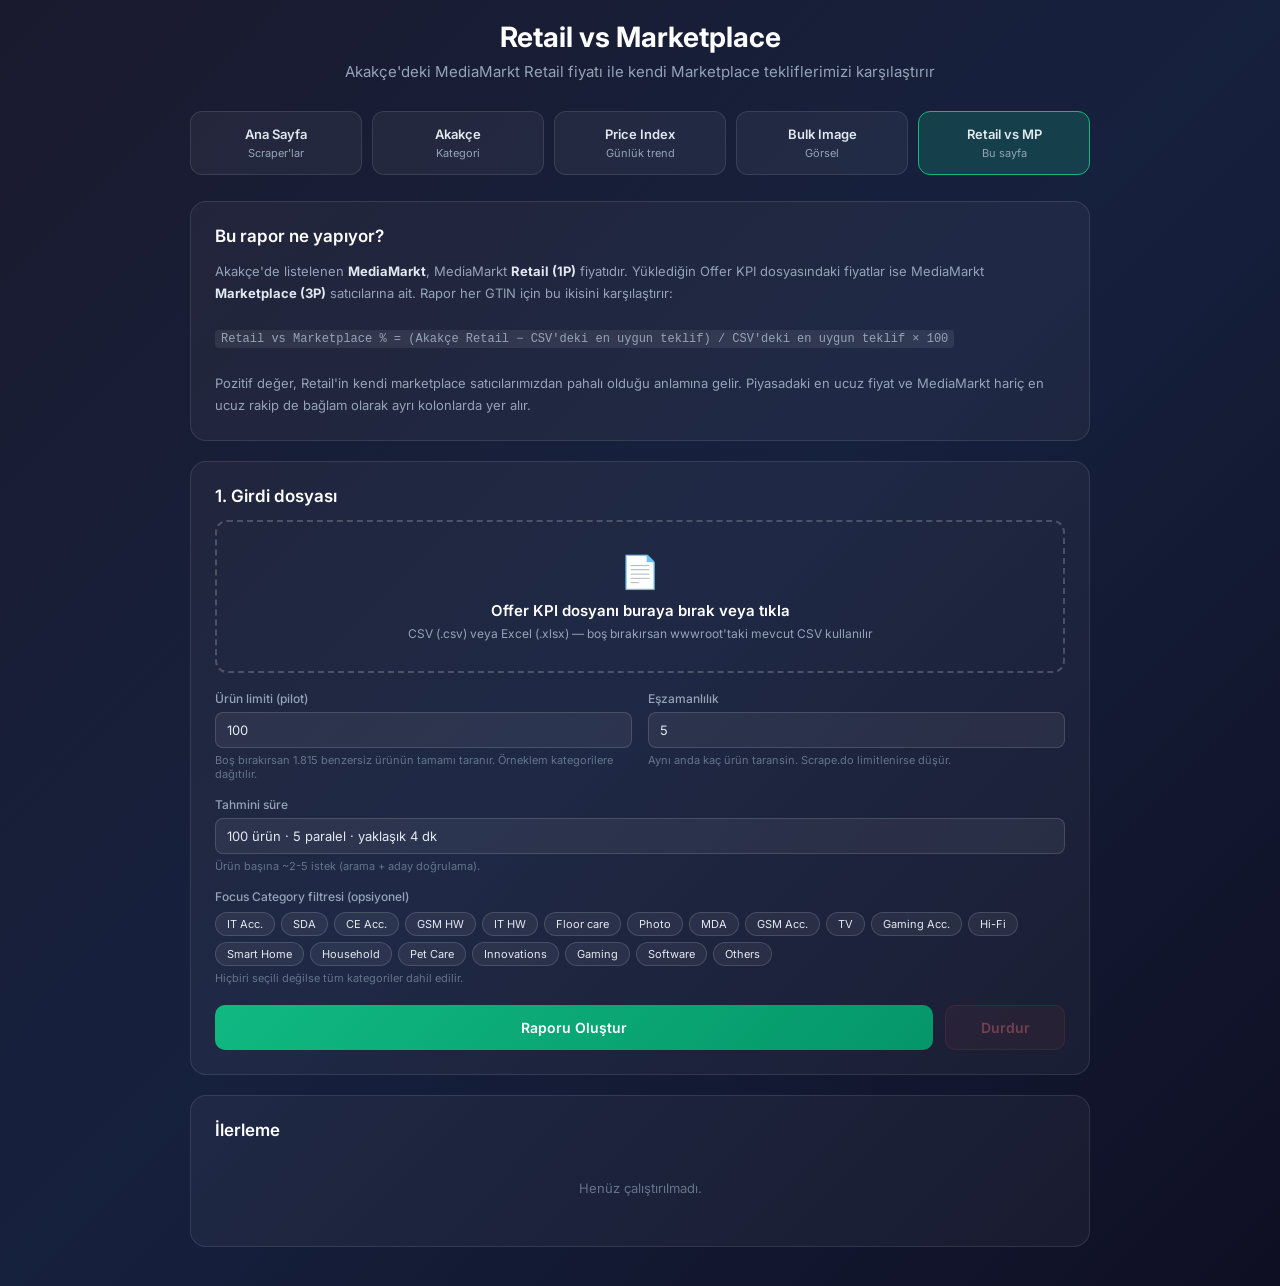
<file: Scrapper/wwwroot/pages/retail-vs-marketplace.html>
<!DOCTYPE html>
<html lang="tr">
<head>
    <meta charset="UTF-8">
    <meta name="viewport" content="width=device-width, initial-scale=1.0">
    <title>Retail vs Marketplace</title>
    <link href="https://fonts.googleapis.com/css2?family=Inter:wght@400;500;600;700&display=swap" rel="stylesheet">
    <style>
        * { margin: 0; padding: 0; box-sizing: border-box; }

        body {
            font-family: 'Inter', -apple-system, BlinkMacSystemFont, sans-serif;
            background: linear-gradient(135deg, #1a1a2e 0%, #16213e 50%, #0f0f23 100%);
            min-height: 100vh;
            color: #e2e8f0;
            padding: 20px;
        }

        .app-container { max-width: 900px; margin: 0 auto; }

        .header { text-align: center; margin-bottom: 30px; }
        .header h1 { font-size: 28px; font-weight: 700; color: #fff; margin-bottom: 8px; }
        .header p { color: #94a3b8; font-size: 15px; }

        .nav-grid { display: grid; grid-template-columns: repeat(5, 1fr); gap: 10px; margin-bottom: 26px; }

        .nav-item {
            background: rgba(255,255,255,0.05);
            border: 1px solid rgba(255,255,255,0.1);
            border-radius: 12px;
            padding: 14px 10px;
            text-align: center;
            cursor: pointer;
            transition: all 0.2s ease;
        }
        .nav-item:hover { background: rgba(16,185,129,0.15); border-color: rgba(16,185,129,0.3); transform: translateY(-2px); }
        .nav-item.active { background: rgba(16,185,129,0.2); border-color: #10b981; }
        .nav-item h3 { font-size: 13px; font-weight: 600; margin-bottom: 4px; }
        .nav-item p { font-size: 11px; color: #94a3b8; }

        .card {
            background: rgba(255,255,255,0.04);
            border: 1px solid rgba(255,255,255,0.1);
            border-radius: 16px;
            padding: 24px;
            margin-bottom: 20px;
        }
        .card h2 { font-size: 17px; font-weight: 600; color: #fff; margin-bottom: 14px; }

        .explain { font-size: 13px; line-height: 1.7; color: #94a3b8; }
        .explain strong { color: #e2e8f0; }
        .explain code {
            background: rgba(255,255,255,0.08);
            padding: 2px 6px;
            border-radius: 4px;
            font-size: 12px;
        }

        .upload-area {
            border: 2px dashed rgba(255,255,255,0.2);
            border-radius: 12px;
            padding: 30px 20px;
            text-align: center;
            cursor: pointer;
            transition: all 0.2s ease;
        }
        .upload-area:hover, .upload-area.drag-over { border-color: #10b981; background: rgba(16,185,129,0.06); }
        .upload-area.has-file { border-color: #10b981; border-style: solid; }
        .upload-icon { font-size: 32px; margin-bottom: 10px; }
        .upload-area h3 { font-size: 15px; font-weight: 600; color: #fff; margin-bottom: 6px; }
        .upload-area p { font-size: 12px; color: #94a3b8; }

        .file-selected { display: none; align-items: center; justify-content: center; gap: 10px; }
        .file-selected.show { display: flex; }
        .file-selected span { font-size: 13px; color: #10b981; font-weight: 500; }
        .file-remove {
            background: rgba(239,68,68,0.15);
            border: 1px solid rgba(239,68,68,0.3);
            color: #f87171;
            border-radius: 6px;
            padding: 2px 8px;
            font-size: 12px;
            cursor: pointer;
        }

        .options { display: grid; grid-template-columns: 1fr 1fr; gap: 16px; margin-top: 18px; }
        .field label { display: block; font-size: 12px; color: #94a3b8; margin-bottom: 6px; font-weight: 500; }
        .field input, .field select {
            width: 100%;
            background: rgba(255,255,255,0.06);
            border: 1px solid rgba(255,255,255,0.14);
            border-radius: 8px;
            padding: 9px 11px;
            color: #e2e8f0;
            font-family: inherit;
            font-size: 13px;
        }
        .field input:focus, .field select:focus { outline: none; border-color: #10b981; }
        .field small { display: block; margin-top: 5px; font-size: 11px; color: #64748b; }

        .chips { display: flex; flex-wrap: wrap; gap: 6px; margin-top: 8px; }
        .chip {
            background: rgba(255,255,255,0.06);
            border: 1px solid rgba(255,255,255,0.14);
            border-radius: 999px;
            padding: 4px 11px;
            font-size: 11px;
            cursor: pointer;
            user-select: none;
            transition: all 0.15s ease;
        }
        .chip:hover { border-color: rgba(16,185,129,0.4); }
        .chip.on { background: rgba(16,185,129,0.2); border-color: #10b981; color: #fff; }

        .actions { display: flex; gap: 12px; margin-top: 20px; }

        .btn {
            flex: 1;
            border: none;
            border-radius: 10px;
            padding: 13px 18px;
            font-family: inherit;
            font-size: 14px;
            font-weight: 600;
            cursor: pointer;
            transition: all 0.2s ease;
        }
        .btn-run { background: linear-gradient(135deg, #10b981, #059669); color: #fff; }
        .btn-run:hover:not(:disabled) { transform: translateY(-1px); }
        .btn-run:disabled { opacity: 0.5; cursor: not-allowed; }
        .btn-stop { background: rgba(239,68,68,0.15); border: 1px solid rgba(239,68,68,0.35); color: #f87171; flex: 0 0 120px; }
        .btn-stop:disabled { opacity: 0.4; cursor: not-allowed; }

        .progress-wrap { display: none; margin-top: 18px; }
        .progress-wrap.show { display: block; }
        .progress-bar { height: 8px; background: rgba(255,255,255,0.08); border-radius: 999px; overflow: hidden; }
        .progress-fill {
            height: 100%;
            width: 0;
            background: linear-gradient(90deg, #10b981, #34d399);
            transition: width 0.3s ease;
        }
        .progress-text { margin-top: 7px; font-size: 12px; color: #94a3b8; text-align: right; }

        .log { max-height: 340px; overflow-y: auto; }
        .log-empty { text-align: center; padding: 26px; color: #64748b; font-size: 13px; }
        .log-row {
            display: flex;
            gap: 9px;
            padding: 7px 10px;
            border-radius: 7px;
            font-size: 12px;
            line-height: 1.5;
            border-left: 2px solid transparent;
        }
        .log-row + .log-row { margin-top: 3px; }
        .log-row.info { background: rgba(255,255,255,0.03); border-left-color: #64748b; }
        .log-row.success { background: rgba(16,185,129,0.08); border-left-color: #10b981; color: #6ee7b7; }
        .log-row.warning { background: rgba(245,158,11,0.08); border-left-color: #f59e0b; color: #fcd34d; }
        .log-row.error { background: rgba(239,68,68,0.09); border-left-color: #ef4444; color: #fca5a5; }
        .log-icon { flex: 0 0 14px; font-weight: 700; }

        .download {
            display: inline-flex;
            align-items: center;
            gap: 8px;
            margin-top: 14px;
            background: linear-gradient(135deg, #10b981, #059669);
            color: #fff;
            text-decoration: none;
            border-radius: 10px;
            padding: 12px 20px;
            font-size: 14px;
            font-weight: 600;
        }

        @media (max-width: 720px) {
            .nav-grid { grid-template-columns: repeat(2, 1fr); }
            .options { grid-template-columns: 1fr; }
        }
    </style>
</head>
<body>
<div class="app-container">

    <div class="header">
        <h1>Retail vs Marketplace</h1>
        <p>Akak&ccedil;e'deki MediaMarkt Retail fiyat&#305; ile kendi Marketplace tekliflerimizi kar&#351;&#305;la&#351;t&#305;r&#305;r</p>
    </div>

    <div class="nav-grid">
        <div class="nav-item" onclick="location.href='/'"><h3>Ana Sayfa</h3><p>Scraper'lar</p></div>
        <div class="nav-item" onclick="location.href='/akakce'"><h3>Akak&ccedil;e</h3><p>Kategori</p></div>
        <div class="nav-item" onclick="location.href='/price-index'"><h3>Price Index</h3><p>G&uuml;nl&uuml;k trend</p></div>
        <div class="nav-item" onclick="location.href='/bulk-image'"><h3>Bulk Image</h3><p>G&ouml;rsel</p></div>
        <div class="nav-item active"><h3>Retail vs MP</h3><p>Bu sayfa</p></div>
    </div>

    <div class="card">
        <h2>Bu rapor ne yap&#305;yor?</h2>
        <p class="explain">
            Akak&ccedil;e'de listelenen <strong>MediaMarkt</strong>, MediaMarkt <strong>Retail (1P)</strong> fiyat&#305;d&#305;r.
            Y&uuml;kledi&#287;in Offer KPI dosyas&#305;ndaki fiyatlar ise MediaMarkt <strong>Marketplace (3P)</strong>
            sat&#305;c&#305;lar&#305;na ait. Rapor her GTIN i&ccedil;in bu ikisini kar&#351;&#305;la&#351;t&#305;r&#305;r:
            <br><br>
            <code>Retail vs Marketplace % = (Akak&ccedil;e Retail &minus; CSV'deki en uygun teklif) / CSV'deki en uygun teklif &times; 100</code>
            <br><br>
            Pozitif de&#287;er, Retail'in kendi marketplace sat&#305;c&#305;lar&#305;m&#305;zdan pahal&#305; oldu&#287;u anlam&#305;na gelir.
            Piyasadaki en ucuz fiyat ve MediaMarkt hari&ccedil; en ucuz rakip de ba&#287;lam olarak ayr&#305; kolonlarda yer al&#305;r.
        </p>
    </div>

    <div class="card">
        <h2>1. Girdi dosyas&#305;</h2>

        <div class="upload-area" id="uploadArea">
            <div id="uploadPrompt">
                <div class="upload-icon">&#x1F4C4;</div>
                <h3>Offer KPI dosyan&#305; buraya b&#305;rak veya t&#305;kla</h3>
                <p>CSV (.csv) veya Excel (.xlsx) &mdash; bo&#351; b&#305;rak&#305;rsan wwwroot'taki mevcut CSV kullan&#305;l&#305;r</p>
            </div>
            <div class="file-selected" id="fileSelected">
                <span id="fileName"></span>
                <button class="file-remove" onclick="removeFile(event)">Kald&#305;r</button>
            </div>
            <input type="file" id="fileInput" accept=".csv,.xlsx,.xls" style="display:none">
        </div>

        <div class="options">
            <div class="field">
                <label for="maxProducts">&Uuml;r&uuml;n limiti (pilot)</label>
                <input type="number" id="maxProducts" min="1" step="1" value="100" placeholder="bo&#351; = t&uuml;m&uuml;">
                <small>Bo&#351; b&#305;rak&#305;rsan 1.815 benzersiz &uuml;r&uuml;n&uuml;n tamam&#305; taran&#305;r. &Ouml;rneklem kategorilere da&#287;&#305;t&#305;l&#305;r.</small>
            </div>
            <div class="field">
                <label for="parallelism">E&#351;zamanl&#305;l&#305;k</label>
                <input type="number" id="parallelism" min="1" max="20" step="1" value="5">
                <small>Ayn&#305; anda ka&ccedil; &uuml;r&uuml;n taransin. Scrape.do limitlenirse d&uuml;&#351;&uuml;r.</small>
            </div>
            <div class="field" style="grid-column: 1 / -1">
                <label>Tahmini s&uuml;re</label>
                <input type="text" id="estimate" readonly>
                <small>&Uuml;r&uuml;n ba&#351;&#305;na ~2-5 istek (arama + aday do&#287;rulama).</small>
            </div>
        </div>

        <div class="field" style="margin-top:16px">
            <label>Focus Category filtresi (opsiyonel)</label>
            <div class="chips" id="categoryChips"></div>
            <small>Hi&ccedil;biri se&ccedil;ili de&#287;ilse t&uuml;m kategoriler dahil edilir.</small>
        </div>

        <div class="actions">
            <button class="btn btn-run" id="runBtn" onclick="run()">Raporu Olu&#351;tur</button>
            <button class="btn btn-stop" id="stopBtn" onclick="stopRun()" disabled>Durdur</button>
        </div>

        <div class="progress-wrap" id="progressWrap">
            <div class="progress-bar"><div class="progress-fill" id="progressFill"></div></div>
            <div class="progress-text" id="progressText">0%</div>
        </div>
    </div>

    <div class="card">
        <h2>&#304;lerleme</h2>
        <div class="log" id="log">
            <div class="log-empty" id="logEmpty">Hen&uuml;z &ccedil;al&#305;&#351;t&#305;r&#305;lmad&#305;.</div>
        </div>
        <div id="downloadSlot"></div>
    </div>

</div>

<script>
    const CATEGORIES = [
        'IT Acc.', 'SDA', 'CE Acc.', 'GSM HW', 'IT HW', 'Floor care', 'Photo', 'MDA',
        'GSM Acc.', 'TV', 'Gaming Acc.', 'Hi-Fi', 'Smart Home', 'Household',
        'Pet Care', 'Innovations', 'Gaming', 'Software', 'Others'
    ];

    let selectedFile = null;
    let sessionId = null;
    let isRunning = false;

    // ---- category chips ------------------------------------------------
    (function buildChips() {
        const host = document.getElementById('categoryChips');
        CATEGORIES.forEach(name => {
            const chip = document.createElement('div');
            chip.className = 'chip';
            chip.textContent = name;
            chip.dataset.value = name;
            chip.onclick = () => chip.classList.toggle('on');
            host.appendChild(chip);
        });
    })();

    function selectedCategories() {
        return Array.from(document.querySelectorAll('.chip.on')).map(c => c.dataset.value);
    }

    // ---- estimate ------------------------------------------------------
    function updateEstimate() {
        const raw = document.getElementById('maxProducts').value.trim();
        const count = raw === '' ? 1815 : Math.max(1, parseInt(raw, 10) || 0);
        const workers = Math.max(1, parseInt(document.getElementById('parallelism').value, 10) || 1);

        // Measured at ~13 seconds per product on a single worker.
        const minutes = Math.round((count * 13) / workers / 60);
        const label = minutes >= 60
            ? `${Math.floor(minutes / 60)} sa ${minutes % 60} dk`
            : `${minutes} dk`;

        document.getElementById('estimate').value =
            `${count.toLocaleString('tr-TR')} ürün · ${workers} paralel · yaklaşık ${label}`;
    }
    document.getElementById('maxProducts').addEventListener('input', updateEstimate);
    document.getElementById('parallelism').addEventListener('input', updateEstimate);
    updateEstimate();

    // ---- file upload ---------------------------------------------------
    (function wireUpload() {
        const area = document.getElementById('uploadArea');
        const input = document.getElementById('fileInput');

        area.addEventListener('click', () => input.click());
        area.addEventListener('dragover', e => { e.preventDefault(); area.classList.add('drag-over'); });
        area.addEventListener('dragleave', () => area.classList.remove('drag-over'));
        area.addEventListener('drop', e => {
            e.preventDefault();
            area.classList.remove('drag-over');
            if (e.dataTransfer.files.length) { input.files = e.dataTransfer.files; handleFile(); }
        });
        input.addEventListener('change', handleFile);
    })();

    function handleFile() {
        const file = document.getElementById('fileInput').files[0];
        if (!file) return;
        if (!/\.(csv|xlsx|xls)$/i.test(file.name)) {
            addLog('Sadece .csv, .xlsx veya .xls dosyası yükleyebilirsin.', 'error');
            return;
        }
        selectedFile = file;
        document.getElementById('fileName').textContent =
            `${file.name} (${(file.size / 1024).toFixed(1)} KB)`;
        document.getElementById('fileSelected').classList.add('show');
        document.getElementById('uploadPrompt').style.display = 'none';
        document.getElementById('uploadArea').classList.add('has-file');
    }

    function removeFile(e) {
        if (e) e.stopPropagation();
        selectedFile = null;
        document.getElementById('fileInput').value = '';
        document.getElementById('fileSelected').classList.remove('show');
        document.getElementById('uploadPrompt').style.display = 'block';
        document.getElementById('uploadArea').classList.remove('has-file');
    }

    // ---- logging -------------------------------------------------------
    function addLog(message, type = 'info') {
        const log = document.getElementById('log');
        const empty = document.getElementById('logEmpty');
        if (empty) empty.remove();

        const icons = { success: '✓', error: '✕', warning: '!', info: 'i' };
        const row = document.createElement('div');
        row.className = 'log-row ' + type;
        row.innerHTML =
            `<span class="log-icon">${icons[type] || 'i'}</span><span></span>`;
        row.lastChild.textContent = message;

        log.insertBefore(row, log.firstChild);
    }

    function setProgress(percent) {
        document.getElementById('progressWrap').classList.add('show');
        document.getElementById('progressFill').style.width = percent + '%';
        document.getElementById('progressText').textContent = percent + '%';
    }

    // ---- run -----------------------------------------------------------
    async function run() {
        if (isRunning) return;

        isRunning = true;
        sessionId = 'rvm_' + Date.now();

        document.getElementById('log').innerHTML = '';
        document.getElementById('downloadSlot').innerHTML = '';
        document.getElementById('runBtn').disabled = true;
        document.getElementById('stopBtn').disabled = false;
        setProgress(0);

        addLog(selectedFile
            ? `Başlatılıyor: ${selectedFile.name}`
            : 'Başlatılıyor: wwwroot içindeki varsayılan CSV', 'info');

        try {
            const formData = new FormData();
            if (selectedFile) formData.append('file', selectedFile);
            formData.append('sessionId', sessionId);

            const max = document.getElementById('maxProducts').value.trim();
            if (max !== '') formData.append('maxProducts', max);

            const workers = document.getElementById('parallelism').value.trim();
            if (workers !== '') formData.append('parallelism', workers);

            const cats = selectedCategories();
            if (cats.length) formData.append('categories', cats.join(','));

            const response = await fetch('/api/akakce/retail-vs-marketplace', {
                method: 'POST',
                body: formData
            });

            if (!response.ok) throw new Error('Sunucu ' + response.status + ' döndü');

            await consumeStream(response);
        } catch (err) {
            addLog('Hata: ' + err.message, 'error');
        }

        isRunning = false;
        document.getElementById('runBtn').disabled = false;
        document.getElementById('stopBtn').disabled = true;
    }

    async function consumeStream(response) {
        const reader = response.body.getReader();
        const decoder = new TextDecoder();
        let buffer = '';

        while (true) {
            const { done, value } = await reader.read();
            if (done) break;

            buffer += decoder.decode(value, { stream: true });

            // SSE frames are newline delimited; keep the trailing partial line.
            const lines = buffer.split('\n');
            buffer = lines.pop() || '';

            for (const line of lines) {
                if (!line.startsWith('data: ')) continue;

                let data;
                try { data = JSON.parse(line.slice(6)); } catch { continue; }

                if (typeof data.progress === 'number') setProgress(data.progress);

                if (data.type === 'complete') {
                    handleComplete(data.message);
                } else if (data.message) {
                    addLog(data.message, data.type || 'info');
                }
            }
        }
    }

    function handleComplete(message) {
        let payload;
        try { payload = JSON.parse(message); } catch { return; }

        if (payload.downloadUrl) {
            const link = document.createElement('a');
            link.className = 'download';
            link.href = payload.downloadUrl;
            link.download = payload.fileName || '';
            link.textContent = 'Raporu indir (' + (payload.fileName || 'xlsx') + ')';
            document.getElementById('downloadSlot').appendChild(link);
            setProgress(100);
        } else {
            addLog('Rapor üretilmedi.', 'warning');
        }
    }

    async function stopRun() {
        if (!sessionId) return;
        document.getElementById('stopBtn').disabled = true;
        addLog('Durdurma isteği gönderildi, mevcut ürün bitince duracak...', 'warning');
        try {
            await fetch('/api/akakce/stop/' + sessionId, { method: 'POST' });
        } catch (err) {
            addLog('Durdurulamadı: ' + err.message, 'error');
        }
    }
</script>
</body>
</html>
</file>
